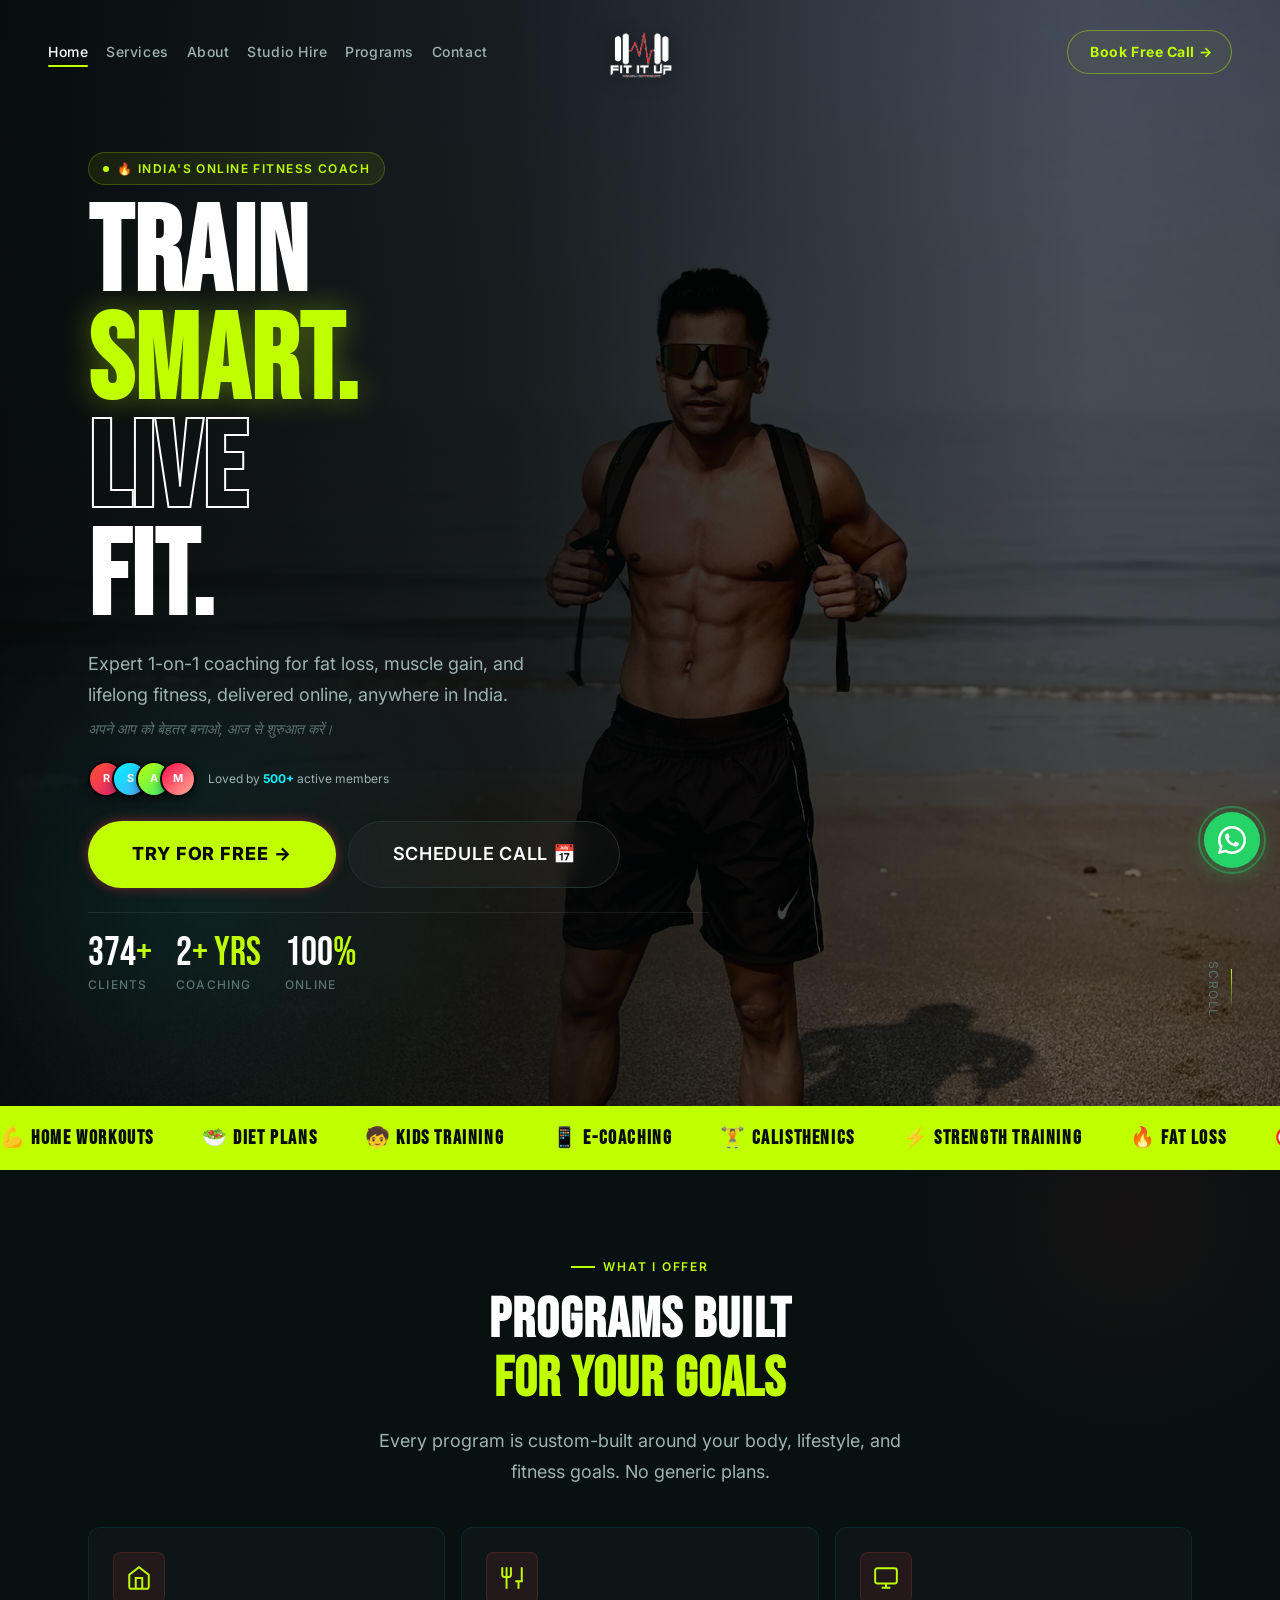
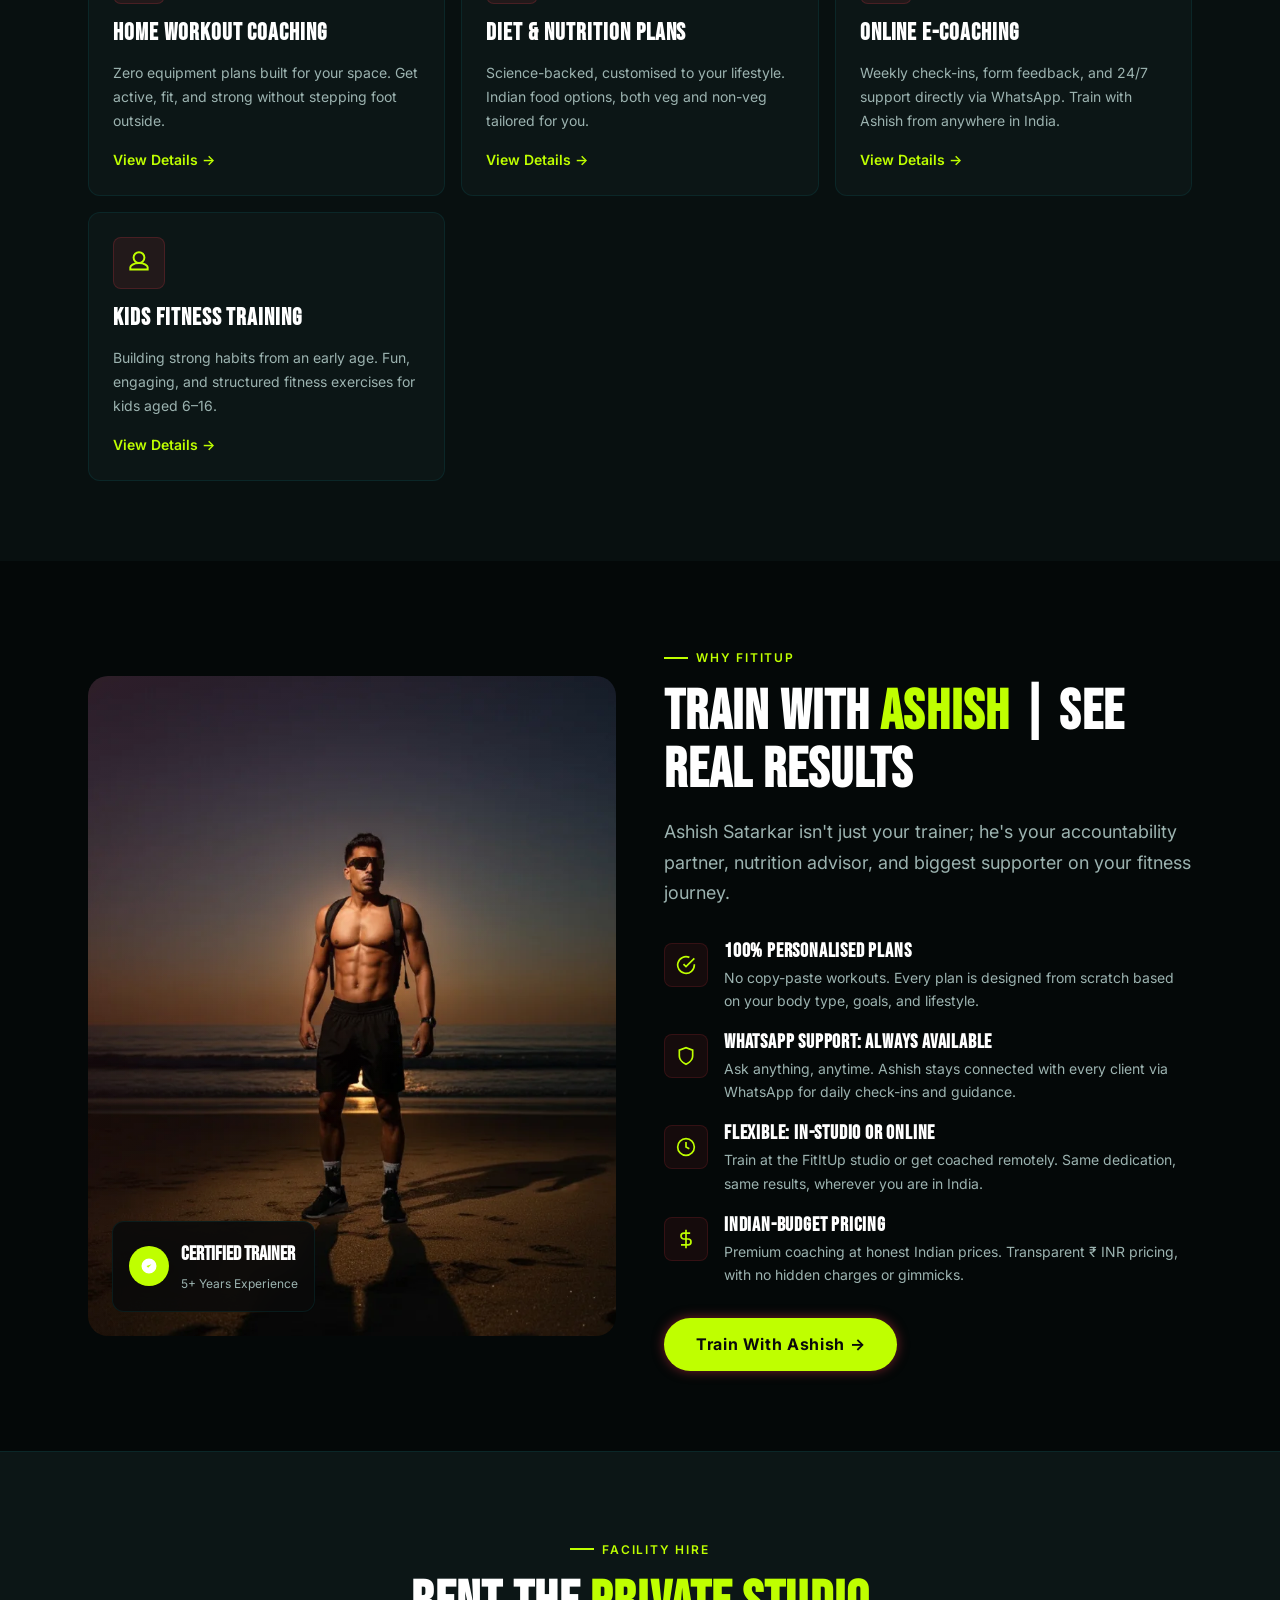
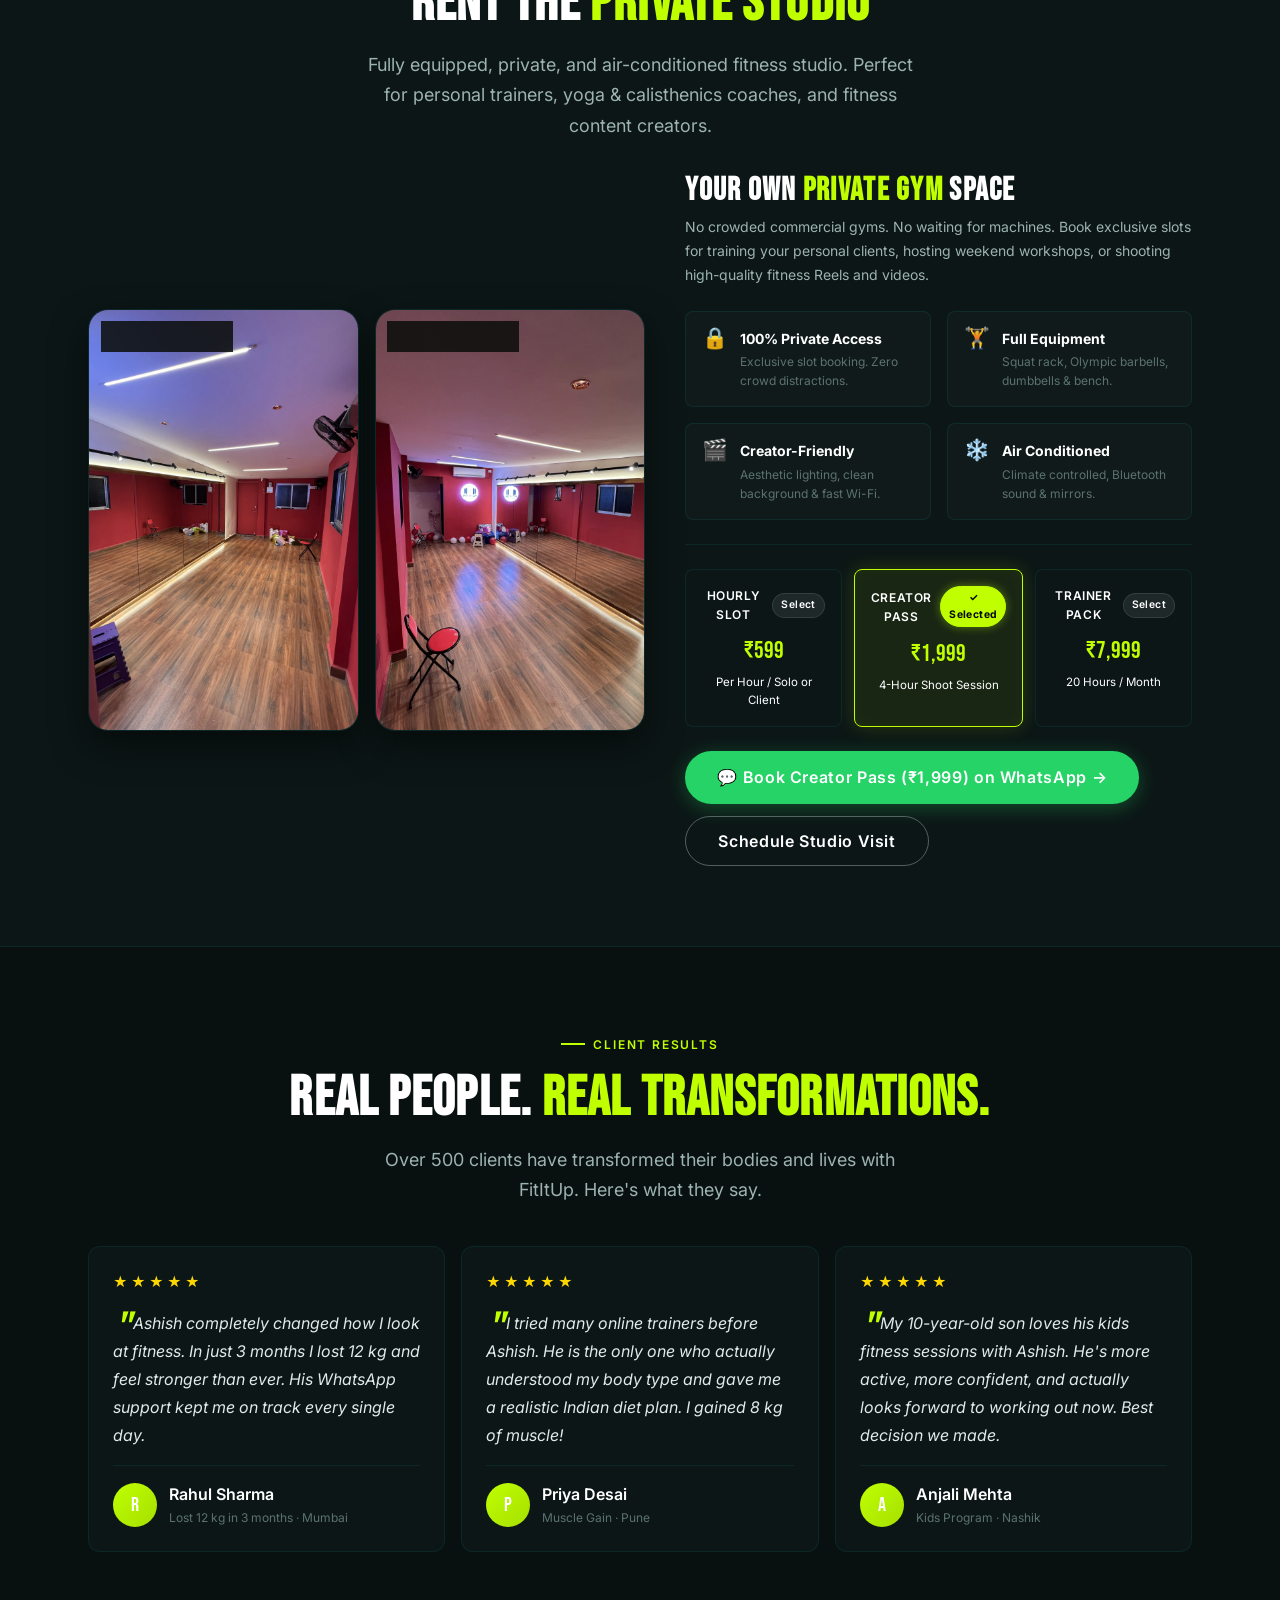
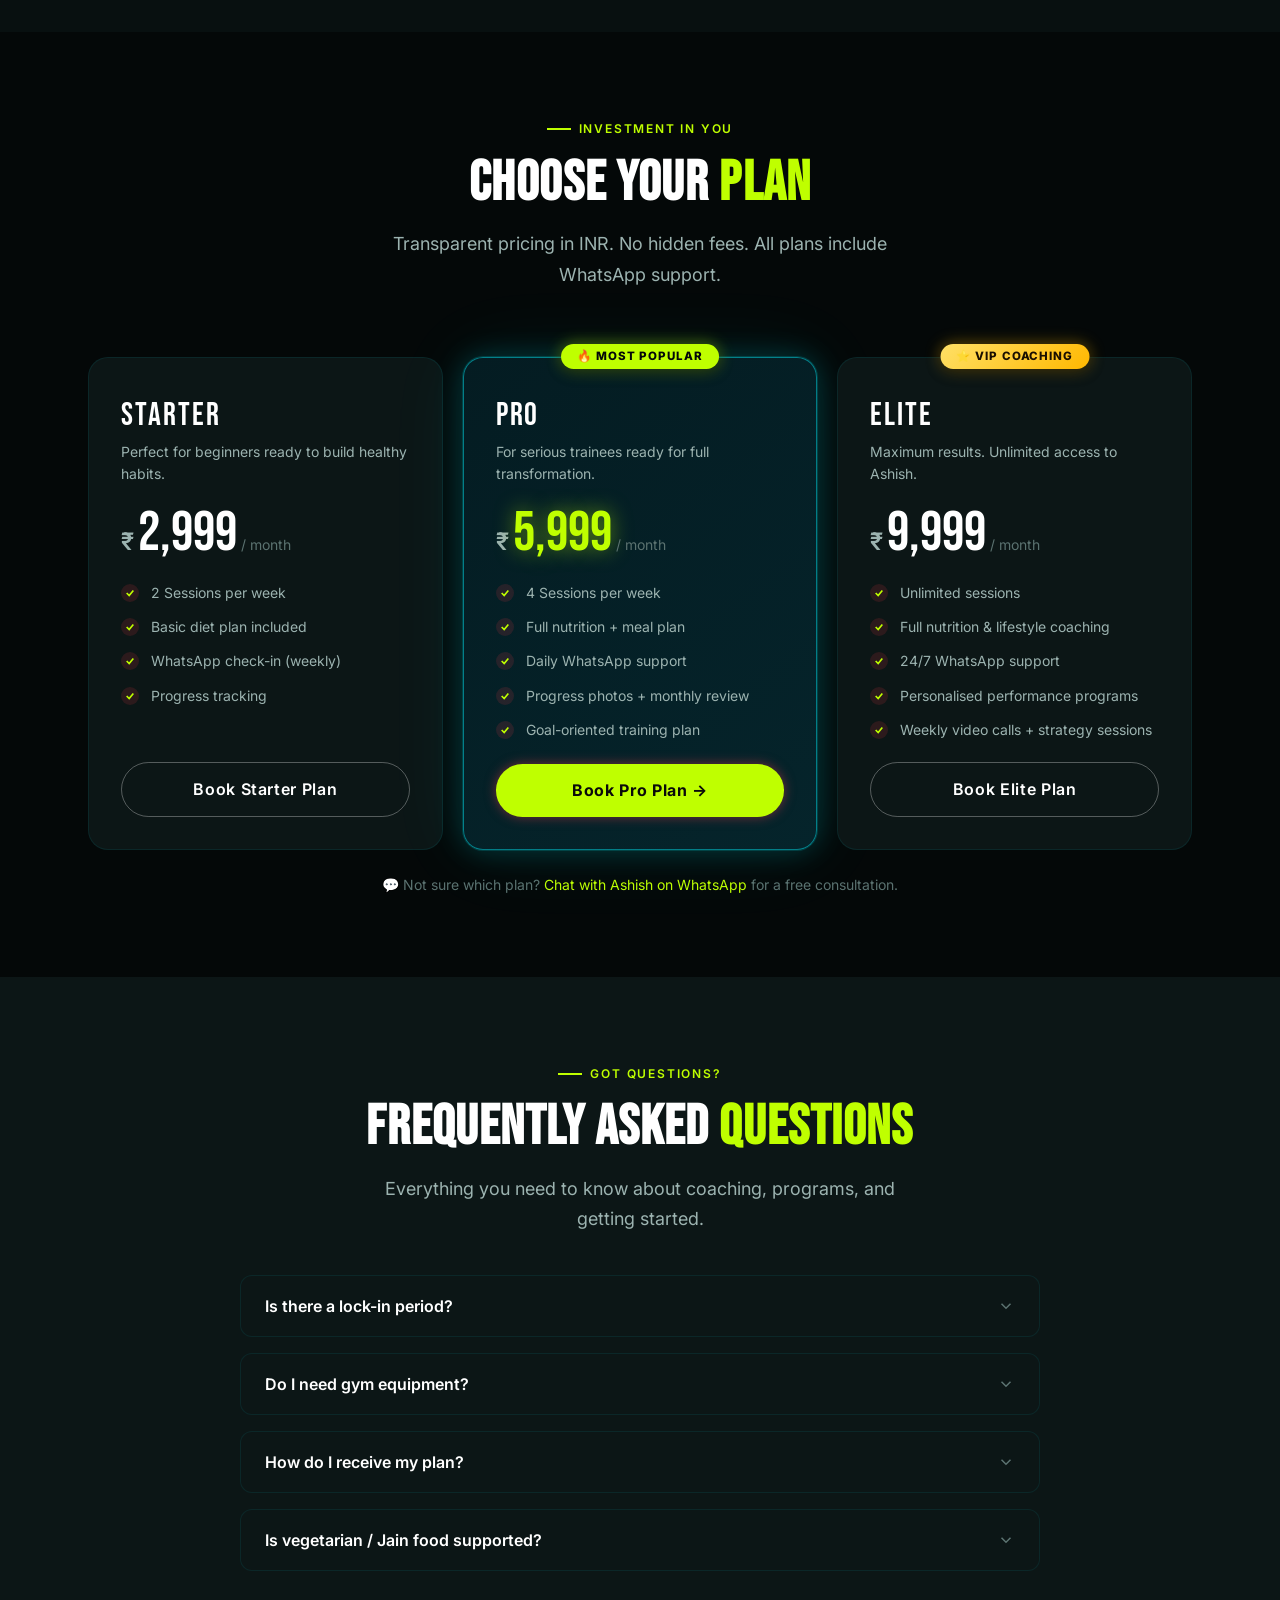
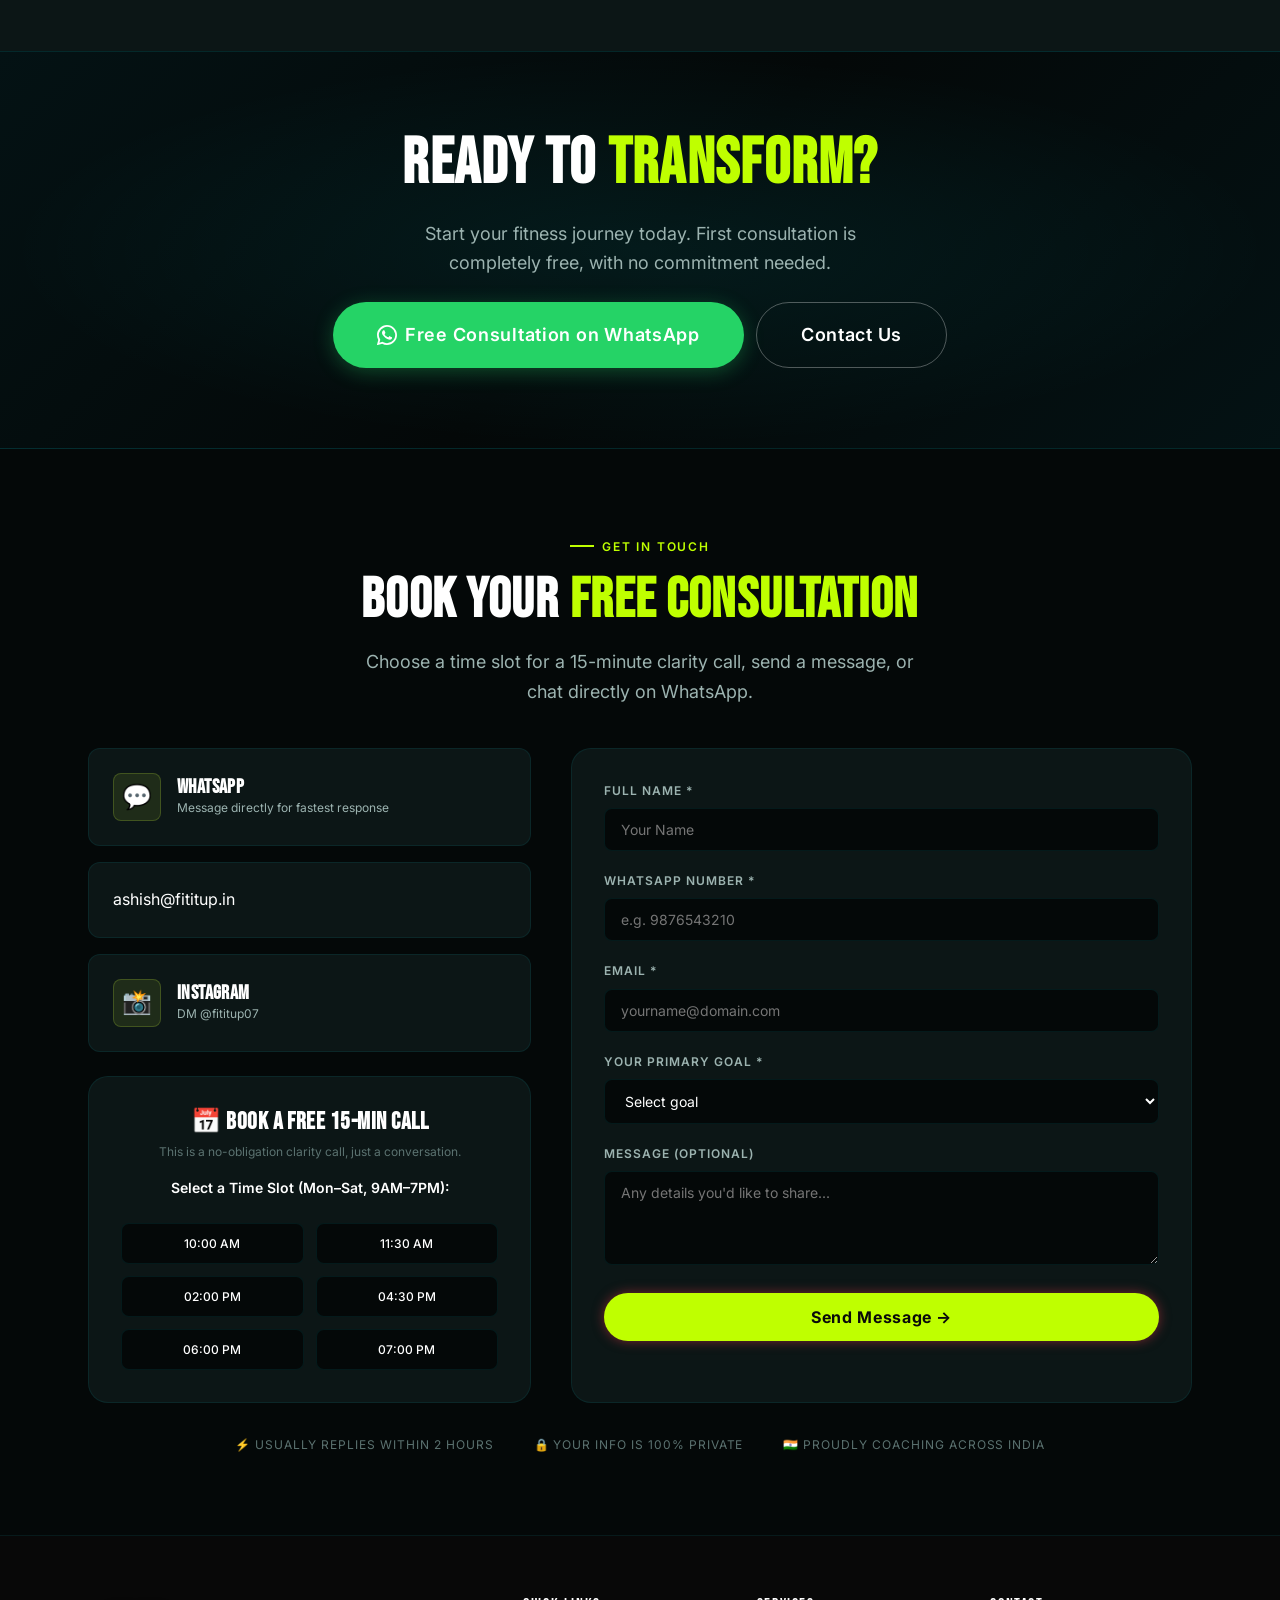
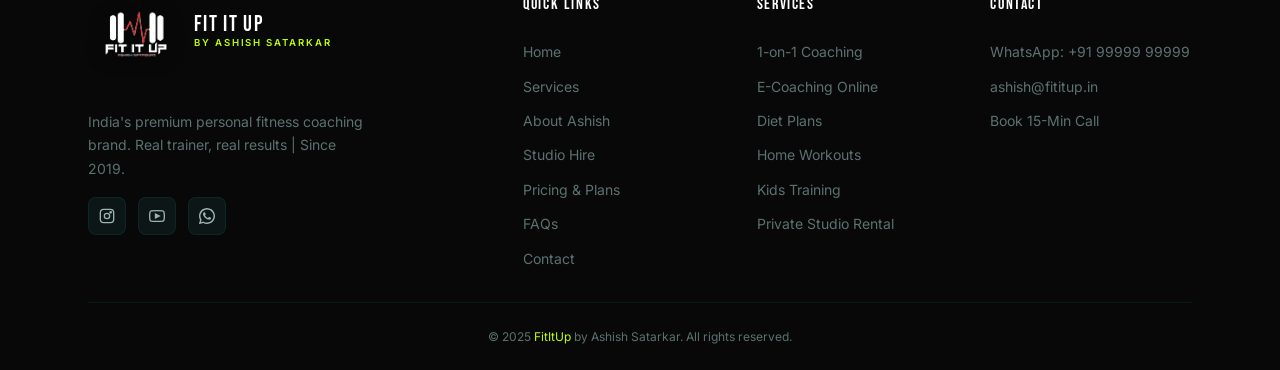
<file: index.html>
<!DOCTYPE html>
<html lang="en">
<head>
  <meta charset="UTF-8" />
  <meta name="viewport" content="width=device-width, initial-scale=1" />
  <meta name="description" content="FitItUp | Personal fitness coaching by Ashish Satarkar. 1-on-1 training, diet plans, home workouts, and e-coaching in India. Start your transformation today." />
  <meta name="keywords" content="personal trainer India, fitness coach, gym trainer, diet plan, home workout, e-coaching, kids fitness, Ashish Satarkar" />
  <meta property="og:title" content="FIT IT UP | Train With Ashish Satarkar" />
  <meta property="og:description" content="India's premium personal fitness coaching brand. Real results, real trainer." />
  <title>FIT IT UP | Personal Fitness Coaching by Ashish Satarkar</title>
  <link rel="preconnect" href="https://fonts.googleapis.com" />
  <link rel="preconnect" href="https://fonts.gstatic.com" crossorigin />
  <link href="https://fonts.googleapis.com/css2?family=Bebas+Neue&family=Inter:wght@300;400;500;600;700;800&display=swap" rel="stylesheet" />
  <link rel="stylesheet" href="style.css?v=7" />
</head>
<body>

<!-- ══════════════════════════════════════ NAVBAR ══ -->
<nav class="navbar navbar--transparent" id="navbar" role="navigation" aria-label="Main navigation">
  <div class="container navbar__inner">
    <a href="index.html" class="navbar__logo" aria-label="FitItUp Home">
      <div class="logo-mark" aria-hidden="true">
        <img src="images/fititup-logo.png" alt="Fit It Up Emblem" class="logo-img">
      </div>
    </a>

    <ul class="navbar__links" role="list">
      <li><a href="#hero" class="active">Home</a></li>
      <li><a href="#services">Services</a></li>
      <li><a href="#about">About</a></li>
      <li><a href="#studio">Studio&nbsp;Hire</a></li>
      <li><a href="#pricing">Programs</a></li>
      <li><a href="#contact">Contact</a></li>
    </ul>

    <div class="navbar__cta">
      <a href="#contact" class="btn btn-primary btn-sm">Book Free Call</a>
    </div>

    <button class="navbar__hamburger" id="hamburger" aria-label="Open menu" aria-expanded="false" aria-controls="mobile-menu">
      <span class="hamburger-line"></span>
      <span class="hamburger-line"></span>
      <span class="hamburger-line"></span>
    </button>
  </div>
</nav>

<!-- ══════════════════════════════════════ MOBILE MENU ══ -->
<div class="mobile-menu" id="mobile-menu" aria-hidden="true">
  <nav class="mobile-menu__nav">
    <a href="#hero" class="active">Home <span class="arrow">→</span></a>
    <a href="#services">Services <span class="arrow">→</span></a>
    <a href="#about">About <span class="arrow">→</span></a>
    <a href="#studio">Studio Hire <span class="arrow">→</span></a>
    <a href="#pricing">Programs <span class="arrow">→</span></a>
    <a href="#contact">Contact <span class="arrow">→</span></a>
  </nav>
  <div class="mobile-menu__cta">
    <a href="https://wa.me/919999999999?text=Hi%20Ashish!" class="btn btn-wa" target="_blank" rel="noopener">Chat on WhatsApp</a>
    <a href="#contact" class="btn btn-primary">Book Free Consultation</a>
  </div>
</div>

<!-- ══════════════════════════════════════ HERO ══ -->
<section class="hero" id="hero" aria-label="Hero section">

  <!-- Background Image (Real Portrait Photo - IMG_1365 WebP) -->
  <div class="hero__bg">
    <picture>
      <source srcset="images/ashish-1365.webp" type="image/webp">
      <img
        src="images/ashish-1365.webp"
        alt="Ashish Satarkar | Personal Fitness Trainer, FitItUp"
        fetchpriority="high"
        loading="eager"
      />
    </picture>
  </div>

  <!-- Gradient Overlays for Readability -->
  <div class="hero__overlay" aria-hidden="true"></div>
  <div class="hero__glow" aria-hidden="true"></div>

  <!-- Content Column (Left Side) -->
  <div class="hero__content">
    <div class="container">
      <div class="hero__inner">

        <!-- Eyebrow -->
        <div class="hero__eyebrow" data-animate>
          <span class="hero__eyebrow-dot" aria-hidden="true"></span>
          <span class="hero__eyebrow-text">🔥 India's Online Fitness Coach</span>
        </div>

        <!-- Headline (Stacked) -->
        <h1 class="hero__headline" data-animate data-delay="1">
          TRAIN<br>
          <span class="highlight">SMART.</span><br>
          <span class="outline">LIVE</span><br>
          FIT.
        </h1>

        <!-- Copy -->
        <div data-animate data-delay="2">
          <p class="hero__copy">
            Expert 1-on-1 coaching for fat loss, muscle gain, and lifelong fitness, delivered online, anywhere in India.
          </p>
          <p class="hero__tagline-hindi">अपने आप को बेहतर बनाओ, आज से शुरुआत करें।</p>
        </div>

        <!-- Overlapping Member Avatars -->
        <div class="hero__members" data-animate data-delay="2.5">
          <div class="member-avatars">
            <span class="member-avatar" style="background: linear-gradient(135deg, #FF512F, #DD2476);">R</span>
            <span class="member-avatar" style="background: linear-gradient(135deg, #00F2FE, #4FACFE);">S</span>
            <span class="member-avatar" style="background: linear-gradient(135deg, #BFFF00, #38EF7D);">A</span>
            <span class="member-avatar" style="background: linear-gradient(135deg, #FF0844, #FFB199);">M</span>
          </div>
          <div class="member-text">
            Loved by <strong>500+</strong> active members
          </div>
        </div>

        <!-- CTAs (Pill layout) -->
        <div class="hero__cta" data-animate data-delay="3">
          <a href="https://wa.me/919999999999?text=Hi%20Ashish%2C%20I%20want%20to%20book%20a%20free%20call!"
             class="btn btn-primary btn-lg btn-pill"
             target="_blank"
             rel="noopener noreferrer">
            TRY FOR FREE →
          </a>
          <a href="#contact"
             class="btn btn-outline btn-lg btn-glass"
             rel="noopener noreferrer">
            SCHEDULE CALL 📅
          </a>
        </div>

        <!-- Stats -->
        <div class="hero__stats" data-animate data-delay="4">
          <div class="hero__stat">
            <span class="hero__stat-value" data-count="500">0<span>+</span></span>
            <span class="hero__stat-label">Clients</span>
          </div>
          <div class="hero__stat">
            <span class="hero__stat-value" data-count="3">0<span>+ Yrs</span></span>
            <span class="hero__stat-label">Coaching</span>
          </div>
          <div class="hero__stat">
            <span class="hero__stat-value">100<span>%</span></span>
            <span class="hero__stat-label">Online</span>
          </div>
        </div>

      </div>
    </div>
  </div>

  <!-- Scroll indicator -->
  <div class="hero__scroll" aria-hidden="true">
    <div class="hero__scroll-line"></div>
    <span>Scroll</span>
  </div>

</section>


<!-- ══════════════════════════════════════ MARQUEE BAND ══ -->
<div class="marquee-band" role="marquee" aria-label="Fitness features marquee">
  <div class="marquee-band__inner">
    <span class="marquee-band__item">💪 Home Workouts</span>
    <span class="marquee-band__item">🥗 Diet Plans</span>
    <span class="marquee-band__item">🧒 Kids Training</span>
    <span class="marquee-band__item">📱 E-Coaching</span>
    <span class="marquee-band__item">🏋️ Calisthenics</span>
    <span class="marquee-band__item">⚡ Strength Training</span>
    <span class="marquee-band__item">🔥 Fat Loss</span>
    <span class="marquee-band__item">🎯 Goal-Based Plans</span>
  </div>
  <div class="marquee-band__inner" aria-hidden="true">
    <span class="marquee-band__item">💪 Home Workouts</span>
    <span class="marquee-band__item">🥗 Diet Plans</span>
    <span class="marquee-band__item">🧒 Kids Training</span>
    <span class="marquee-band__item">📱 E-Coaching</span>
    <span class="marquee-band__item">🏋️ Calisthenics</span>
    <span class="marquee-band__item">⚡ Strength Training</span>
    <span class="marquee-band__item">🔥 Fat Loss</span>
    <span class="marquee-band__item">🎯 Goal-Based Plans</span>
  </div>
</div>

<!-- ══════════════════════════════════════ SERVICES ══ -->
<section class="services section" id="services">
  <div class="container">
    <div class="text-center" data-animate>
      <p class="section-label" style="justify-content:center;">What I Offer</p>
      <h2 class="section-title">Programs Built<br><span class="text-red">For Your Goals</span></h2>
      <p class="section-subtitle" style="margin-inline:auto;margin-top:var(--sp-4);">Every program is custom-built around your body, lifestyle, and fitness goals. No generic plans.</p>
    </div>

    <div class="services__grid" data-animate>
      <!-- 1. Home Workout Coaching -->
      <div class="service-card">
        <div class="service-card__icon">
          <svg viewBox="0 0 24 24" fill="none" stroke="currentColor" stroke-width="1.8"><path d="M3 9l9-7 9 7v11a2 2 0 0 1-2 2H5a2 2 0 0 1-2-2z"/><polyline points="9 22 9 12 15 12 15 22"/></svg>
        </div>
        <h3 class="service-card__title">Home Workout Coaching</h3>
        <p class="service-card__desc">Zero equipment plans built for your space. Get active, fit, and strong without stepping foot outside.</p>
        <a href="#pricing" class="service-card__link">View Details →</a>
      </div>

      <!-- 2. Diet & Nutrition Plans -->
      <div class="service-card">
        <div class="service-card__icon">
          <svg viewBox="0 0 24 24" fill="none" stroke="currentColor" stroke-width="1.8"><path d="M3 2v7c0 1.1.9 2 2 2h4a2 2 0 0 0 2-2V2"/><path d="M7 2v20"/><path d="M21 15V2"/><path d="M18 15v7"/><path d="M15 15h7"/></svg>
        </div>
        <h3 class="service-card__title">Diet &amp; Nutrition Plans</h3>
        <p class="service-card__desc">Science-backed, customised to your lifestyle. Indian food options, both veg and non-veg tailored for you.</p>
        <a href="#pricing" class="service-card__link">View Details →</a>
      </div>

      <!-- 3. Online E-Coaching -->
      <div class="service-card">
        <div class="service-card__icon">
          <svg viewBox="0 0 24 24" fill="none" stroke="currentColor" stroke-width="1.8"><rect x="2" y="3" width="20" height="14" rx="2"/><line x1="8" y1="21" x2="16" y2="21"/><line x1="12" y1="17" x2="12" y2="21"/></svg>
        </div>
        <h3 class="service-card__title">Online E-Coaching</h3>
        <p class="service-card__desc">Weekly check-ins, form feedback, and 24/7 support directly via WhatsApp. Train with Ashish from anywhere in India.</p>
        <a href="#pricing" class="service-card__link">View Details →</a>
      </div>

      <!-- 4. Kids Fitness Training -->
      <div class="service-card">
        <div class="service-card__icon">
          <svg viewBox="0 0 24 24" fill="none" stroke="currentColor" stroke-width="1.8"><path d="M12 2a5 5 0 1 0 0 10A5 5 0 0 0 12 2z"/><path d="M12 12c-5.33 0-8 2.67-8 4v2h16v-2c0-1.33-2.67-4-8-4z"/></svg>
        </div>
        <h3 class="service-card__title">Kids Fitness Training</h3>
        <p class="service-card__desc">Building strong habits from an early age. Fun, engaging, and structured fitness exercises for kids aged 6–16.</p>
        <a href="#pricing" class="service-card__link">View Details →</a>
      </div>
    </div>
  </div>
</section>

<!-- ══════════════════════════════════════ WHY CHOOSE US ══ -->
<section class="why section" id="about">
  <div class="container">
    <div class="why__layout">
      <div class="why__image" data-animate="left">
        <picture>
          <source srcset="images/why-fititup.webp" type="image/webp">
          <img src="images/why-fititup.jpg" alt="Coach Ashish Satarkar standing on the beach at sunset" loading="lazy" />
        </picture>
        <div class="why__badge">
          <div class="why__badge-icon">
            <svg width="20" height="20" viewBox="0 0 24 24" fill="white"><path d="M9 12l2 2 4-4m6 2a9 9 0 11-18 0 9 9 0 0118 0z"/></svg>
          </div>
          <div class="why__badge-text">
            <strong>Certified Trainer</strong>
            <span>5+ Years Experience</span>
          </div>
        </div>
      </div>

      <div data-animate="right">
        <p class="section-label">Why FitItUp</p>
        <h2 class="section-title">Train With <span class="text-red">Ashish</span> | See Real Results</h2>
        <p class="section-subtitle" style="margin-bottom:var(--sp-8);">Ashish Satarkar isn't just your trainer; he's your accountability partner, nutrition advisor, and biggest supporter on your fitness journey.</p>

        <div class="why__features">
          <div class="why__feature">
            <div class="why__feature-icon">
              <svg viewBox="0 0 24 24" fill="none" stroke="currentColor" stroke-width="2"><path d="M22 11.08V12a10 10 0 1 1-5.93-9.14"/><polyline points="22 4 12 14.01 9 11.01"/></svg>
            </div>
            <div class="why__feature-body">
              <h4>100% Personalised Plans</h4>
              <p>No copy-paste workouts. Every plan is designed from scratch based on your body type, goals, and lifestyle.</p>
            </div>
          </div>
          <div class="why__feature">
            <div class="why__feature-icon">
              <svg viewBox="0 0 24 24" fill="none" stroke="currentColor" stroke-width="2"><path d="M12 22s8-4 8-10V5l-8-3-8 3v7c0 6 8 10 8 10z"/></svg>
            </div>
            <div class="why__feature-body">
              <h4>WhatsApp Support: Always Available</h4>
              <p>Ask anything, anytime. Ashish stays connected with every client via WhatsApp for daily check-ins and guidance.</p>
            </div>
          </div>
          <div class="why__feature">
            <div class="why__feature-icon">
              <svg viewBox="0 0 24 24" fill="none" stroke="currentColor" stroke-width="2"><circle cx="12" cy="12" r="10"/><polyline points="12 6 12 12 16 14"/></svg>
            </div>
            <div class="why__feature-body">
              <h4>Flexible: In-Studio or Online</h4>
              <p>Train at the FitItUp studio or get coached remotely. Same dedication, same results, wherever you are in India.</p>
            </div>
          </div>
          <div class="why__feature">
            <div class="why__feature-icon">
              <svg viewBox="0 0 24 24" fill="none" stroke="currentColor" stroke-width="2"><line x1="12" y1="1" x2="12" y2="23"/><path d="M17 5H9.5a3.5 3.5 0 0 0 0 7h5a3.5 3.5 0 0 1 0 7H6"/></svg>
            </div>
            <div class="why__feature-body">
              <h4>Indian-Budget Pricing</h4>
              <p>Premium coaching at honest Indian prices. Transparent ₹ INR pricing, with no hidden charges or gimmicks.</p>
            </div>
          </div>
        </div>

        <a href="#contact" class="btn btn-primary" style="margin-top:var(--sp-8);">Train With Ashish →</a>
      </div>
    </div>
  </div>
</section>

<!-- ══════════════════════════════════════ STUDIO RENTAL ══ -->
<section class="section" id="studio" style="background:var(--clr-card);border-top:1px solid var(--clr-border);border-bottom:1px solid var(--clr-border);">
  <div class="container">
    <div class="text-center" data-animate>
      <p class="section-label section-label-center">Facility Hire</p>
      <h2 class="section-title">Rent The <span class="text-red">Private Studio</span></h2>
      <p class="section-subtitle section-subtitle-center">
        Fully equipped, private, and air-conditioned fitness studio. Perfect for personal trainers, yoga &amp; calisthenics coaches, and fitness content creators.
      </p>
    </div>

    <div class="studio-layout">
      <!-- Visual Gallery (studio-1 and studio-2) -->
      <div class="studio-gallery" data-animate="left">
        <div class="studio-img-wrap">
          <span class="studio-badge">Strength Zone</span>
          <img src="images/studio-1.webp" alt="FitItUp Private Training Studio - Squat Rack and Weights" loading="lazy" />
        </div>
        <div class="studio-img-wrap">
          <span class="studio-badge">Creator Ready</span>
          <img src="images/studio-2.webp" alt="FitItUp Studio Facility - Dumbbells, Mirrors and Equipment" loading="lazy" />
        </div>
      </div>

      <!-- Features & Rates -->
      <div data-animate="right">
        <h3 style="font-family:var(--font-heading);font-size:var(--fs-2xl);text-transform:uppercase;letter-spacing:0.04em;">
          Your Own <span style="color:var(--clr-red);">Private Gym</span> Space
        </h3>
        <p style="color:var(--clr-gray-300);font-size:var(--fs-sm);line-height:1.7;margin-top:var(--sp-2);">
          No crowded commercial gyms. No waiting for machines. Book exclusive slots for training your personal clients, hosting weekend workshops, or shooting high-quality fitness Reels and videos.
        </p>

        <!-- Perks Grid -->
        <div class="studio-perks">
          <div class="studio-perk">
            <div class="studio-perk__icon">🔒</div>
            <div>
              <div class="studio-perk__title">100% Private Access</div>
              <div class="studio-perk__desc">Exclusive slot booking. Zero crowd distractions.</div>
            </div>
          </div>
          <div class="studio-perk">
            <div class="studio-perk__icon">🏋️</div>
            <div>
              <div class="studio-perk__title">Full Equipment</div>
              <div class="studio-perk__desc">Squat rack, Olympic barbells, dumbbells &amp; bench.</div>
            </div>
          </div>
          <div class="studio-perk">
            <div class="studio-perk__icon">🎬</div>
            <div>
              <div class="studio-perk__title">Creator-Friendly</div>
              <div class="studio-perk__desc">Aesthetic lighting, clean background &amp; fast Wi-Fi.</div>
            </div>
          </div>
          <div class="studio-perk">
            <div class="studio-perk__icon">❄️</div>
            <div>
              <div class="studio-perk__title">Air Conditioned</div>
              <div class="studio-perk__desc">Climate controlled, Bluetooth sound &amp; mirrors.</div>
            </div>
          </div>
        </div>

        <!-- Rental Pricing Strip -->
        <div class="studio-rate-strip" role="radiogroup" aria-label="Studio rental plans">
          <div class="studio-rate-item" 
               role="radio" 
               aria-checked="false" 
               tabindex="0" 
               onclick="selectStudioPlan(this, 'Hourly Slot', '₹599')"
               onkeydown="if(event.key==='Enter'||event.key===' ')selectStudioPlan(this, 'Hourly Slot', '₹599')">
            <div class="studio-rate-item__header">
              <div class="studio-rate-item__title">Hourly Slot</div>
              <span class="studio-plan-badge">Select</span>
            </div>
            <div class="studio-rate-item__price">₹599</div>
            <div class="studio-rate-item__unit">Per Hour / Solo or Client</div>
          </div>
          <div class="studio-rate-item highlight is-selected" 
               role="radio" 
               aria-checked="true" 
               tabindex="0" 
               onclick="selectStudioPlan(this, 'Creator Pass', '₹1,999')"
               onkeydown="if(event.key==='Enter'||event.key===' ')selectStudioPlan(this, 'Creator Pass', '₹1,999')">
            <div class="studio-rate-item__header">
              <div class="studio-rate-item__title">Creator Pass</div>
              <span class="studio-plan-badge">✓ Selected</span>
            </div>
            <div class="studio-rate-item__price">₹1,999</div>
            <div class="studio-rate-item__unit">4-Hour Shoot Session</div>
          </div>
          <div class="studio-rate-item" 
               role="radio" 
               aria-checked="false" 
               tabindex="0" 
               onclick="selectStudioPlan(this, 'Trainer Pack', '₹7,999')"
               onkeydown="if(event.key==='Enter'||event.key===' ')selectStudioPlan(this, 'Trainer Pack', '₹7,999')">
            <div class="studio-rate-item__header">
              <div class="studio-rate-item__title">Trainer Pack</div>
              <span class="studio-plan-badge">Select</span>
            </div>
            <div class="studio-rate-item__price">₹7,999</div>
            <div class="studio-rate-item__unit">20 Hours / Month</div>
          </div>
        </div>

        <div style="display:flex;gap:var(--sp-3);flex-wrap:wrap;margin-top:var(--sp-6);">
          <a id="studio-book-wa-btn" 
             href="https://wa.me/919999999999?text=Hi%20Ashish%2C%20I%20want%20to%20book%20the%20Creator%20Pass%20(%E2%82%B91%2C999)%20for%20the%20FitItUp%20Studio!" 
             class="btn btn-wa" 
             target="_blank" 
             rel="noopener">
            💬 Book Creator Pass (₹1,999) on WhatsApp →
          </a>
          <button type="button" class="btn btn-outline" onclick="scheduleStudioVisit()">
            Schedule Studio Visit
          </button>
        </div>
      </div>
    </div>
  </div>
</section>

<!-- ══════════════════════════════════════ TESTIMONIALS ══ -->
<section class="testimonials section" id="testimonials">
  <div class="container">
    <div class="text-center" data-animate>
      <p class="section-label" style="justify-content:center;">Client Results</p>
      <h2 class="section-title">Real People. <span class="text-red">Real Transformations.</span></h2>
      <p class="section-subtitle" style="margin-inline:auto;margin-top:var(--sp-4);">Over 500 clients have transformed their bodies and lives with FitItUp. Here's what they say.</p>
    </div>

    <div class="testimonials__grid">
      <div class="testi-card">
        <div class="testi-card__stars">
          <span>★</span><span>★</span><span>★</span><span>★</span><span>★</span>
        </div>
        <p class="testi-card__quote">Ashish completely changed how I look at fitness. In just 3 months I lost 12 kg and feel stronger than ever. His WhatsApp support kept me on track every single day.</p>
        <div class="testi-card__author">
          <div class="testi-card__avatar">R</div>
          <div>
            <div class="testi-card__name">Rahul Sharma</div>
            <div class="testi-card__meta">Lost 12 kg in 3 months · Mumbai</div>
          </div>
        </div>
      </div>

      <div class="testi-card">
        <div class="testi-card__stars">
          <span>★</span><span>★</span><span>★</span><span>★</span><span>★</span>
        </div>
        <p class="testi-card__quote">I tried many online trainers before Ashish. He is the only one who actually understood my body type and gave me a realistic Indian diet plan. I gained 8 kg of muscle!</p>
        <div class="testi-card__author">
          <div class="testi-card__avatar">P</div>
          <div>
            <div class="testi-card__name">Priya Desai</div>
            <div class="testi-card__meta">Muscle Gain · Pune</div>
          </div>
        </div>
      </div>

      <div class="testi-card">
        <div class="testi-card__stars">
          <span>★</span><span>★</span><span>★</span><span>★</span><span>★</span>
        </div>
        <p class="testi-card__quote">My 10-year-old son loves his kids fitness sessions with Ashish. He's more active, more confident, and actually looks forward to working out now. Best decision we made.</p>
        <div class="testi-card__author">
          <div class="testi-card__avatar">A</div>
          <div>
            <div class="testi-card__name">Anjali Mehta</div>
            <div class="testi-card__meta">Kids Program · Nashik</div>
          </div>
        </div>
      </div>
    </div>
  </div>
</section>

<!-- ══════════════════════════════════════ PRICING PREVIEW ══ -->
<section class="pricing section" id="pricing">
  <div class="container">
    <div class="text-center" data-animate>
      <p class="section-label" style="justify-content:center;">Investment In You</p>
      <h2 class="section-title">Choose Your <span class="text-red">Plan</span></h2>
      <p class="section-subtitle" style="margin-inline:auto;margin-top:var(--sp-4);">Transparent pricing in INR. No hidden fees. All plans include WhatsApp support.</p>
    </div>

    <div class="pricing__grid">
      <!-- Starter -->
      <div class="pricing-card">
        <div>
          <div class="pricing-card__name">Starter</div>
          <div class="pricing-card__desc">Perfect for beginners ready to build healthy habits.</div>
        </div>
        <div class="pricing-card__price">
          <span class="currency">₹</span>
          <span class="amount">2,999</span>
          <span class="period">/ month</span>
        </div>
        <ul class="pricing-card__features">
          <li class="pricing-card__feature">
            <span class="check"><svg viewBox="0 0 12 12" fill="none" stroke="currentColor" stroke-width="2"><polyline points="2,6 5,9 10,3"/></svg></span>
            2 Sessions per week
          </li>
          <li class="pricing-card__feature">
            <span class="check"><svg viewBox="0 0 12 12" fill="none" stroke="currentColor" stroke-width="2"><polyline points="2,6 5,9 10,3"/></svg></span>
            Basic diet plan included
          </li>
          <li class="pricing-card__feature">
            <span class="check"><svg viewBox="0 0 12 12" fill="none" stroke="currentColor" stroke-width="2"><polyline points="2,6 5,9 10,3"/></svg></span>
            WhatsApp check-in (weekly)
          </li>
          <li class="pricing-card__feature">
            <span class="check"><svg viewBox="0 0 12 12" fill="none" stroke="currentColor" stroke-width="2"><polyline points="2,6 5,9 10,3"/></svg></span>
            Progress tracking
          </li>
        </ul>
        <a href="https://wa.me/919999999999?text=Hi%20Ashish%2C%20I%27m%20interested%20in%20the%20Starter%20Plan!" class="btn btn-outline" target="_blank" rel="noopener">Book Starter Plan</a>
      </div>

      <!-- Pro — Featured -->
      <div class="pricing-card pricing-card--featured">
        <div class="pricing-card__badge">🔥 Most Popular</div>
        <div>
          <div class="pricing-card__name">Pro</div>
          <div class="pricing-card__desc">For serious trainees ready for full transformation.</div>
        </div>
        <div class="pricing-card__price">
          <span class="currency">₹</span>
          <span class="amount">5,999</span>
          <span class="period">/ month</span>
        </div>
        <ul class="pricing-card__features">
          <li class="pricing-card__feature">
            <span class="check"><svg viewBox="0 0 12 12" fill="none" stroke="currentColor" stroke-width="2"><polyline points="2,6 5,9 10,3"/></svg></span>
            4 Sessions per week
          </li>
          <li class="pricing-card__feature">
            <span class="check"><svg viewBox="0 0 12 12" fill="none" stroke="currentColor" stroke-width="2"><polyline points="2,6 5,9 10,3"/></svg></span>
            Full nutrition + meal plan
          </li>
          <li class="pricing-card__feature">
            <span class="check"><svg viewBox="0 0 12 12" fill="none" stroke="currentColor" stroke-width="2"><polyline points="2,6 5,9 10,3"/></svg></span>
            Daily WhatsApp support
          </li>
          <li class="pricing-card__feature">
            <span class="check"><svg viewBox="0 0 12 12" fill="none" stroke="currentColor" stroke-width="2"><polyline points="2,6 5,9 10,3"/></svg></span>
            Progress photos + monthly review
          </li>
          <li class="pricing-card__feature">
            <span class="check"><svg viewBox="0 0 12 12" fill="none" stroke="currentColor" stroke-width="2"><polyline points="2,6 5,9 10,3"/></svg></span>
            Goal-oriented training plan
          </li>
        </ul>
        <a href="https://wa.me/919999999999?text=Hi%20Ashish%2C%20I%27m%20interested%20in%20the%20Pro%20Plan!" class="btn btn-primary" target="_blank" rel="noopener">Book Pro Plan →</a>
      </div>

      <!-- Elite -->
      <div class="pricing-card pricing-card--vip">
        <div class="pricing-card__badge">⭐ VIP Coaching</div>
        <div>
          <div class="pricing-card__name">Elite</div>
          <div class="pricing-card__desc">Maximum results. Unlimited access to Ashish.</div>
        </div>
        <div class="pricing-card__price">
          <span class="currency">₹</span>
          <span class="amount">9,999</span>
          <span class="period">/ month</span>
        </div>
        <ul class="pricing-card__features">
          <li class="pricing-card__feature">
            <span class="check"><svg viewBox="0 0 12 12" fill="none" stroke="currentColor" stroke-width="2"><polyline points="2,6 5,9 10,3"/></svg></span>
            Unlimited sessions
          </li>
          <li class="pricing-card__feature">
            <span class="check"><svg viewBox="0 0 12 12" fill="none" stroke="currentColor" stroke-width="2"><polyline points="2,6 5,9 10,3"/></svg></span>
            Full nutrition &amp; lifestyle coaching
          </li>
          <li class="pricing-card__feature">
            <span class="check"><svg viewBox="0 0 12 12" fill="none" stroke="currentColor" stroke-width="2"><polyline points="2,6 5,9 10,3"/></svg></span>
            24/7 WhatsApp support
          </li>
          <li class="pricing-card__feature">
            <span class="check"><svg viewBox="0 0 12 12" fill="none" stroke="currentColor" stroke-width="2"><polyline points="2,6 5,9 10,3"/></svg></span>
            Personalised performance programs
          </li>
          <li class="pricing-card__feature">
            <span class="check"><svg viewBox="0 0 12 12" fill="none" stroke="currentColor" stroke-width="2"><polyline points="2,6 5,9 10,3"/></svg></span>
            Weekly video calls + strategy sessions
          </li>
        </ul>
        <a href="https://wa.me/919999999999?text=Hi%20Ashish%2C%20I%27m%20interested%20in%20the%20Elite%20Plan!" class="btn btn-outline" target="_blank" rel="noopener">Book Elite Plan</a>
      </div>
    </div>

    <p class="text-center text-muted" style="margin-top:var(--sp-6);font-size:var(--fs-sm);">
      💬 Not sure which plan? <a href="https://wa.me/919999999999?text=Hi%20Ashish%2C%20help%20me%20choose%20the%20right%20plan!" style="color:var(--clr-red);" target="_blank" rel="noopener">Chat with Ashish on WhatsApp</a> for a free consultation.
    </p>
  </div>
</section>

<!-- ══════════════════════════════════════ FAQs ══ -->
<section class="section" id="faq" style="background:var(--clr-card);">
  <div class="container">
    <div class="text-center" data-animate>
      <p class="section-label" style="justify-content:center;">Got Questions?</p>
      <h2 class="section-title">Frequently Asked <span class="text-red">Questions</span></h2>
      <p class="section-subtitle" style="margin-inline:auto;margin-top:var(--sp-4);">Everything you need to know about coaching, programs, and getting started.</p>
    </div>

    <div class="faq-list">
      <!-- FAQ 1 -->
      <div class="faq-item">
        <button class="faq-trigger" onclick="toggleFaq(this)">
          Is there a lock-in period?
          <svg viewBox="0 0 24 24" fill="none" stroke="currentColor" stroke-width="2"><polyline points="6 9 12 15 18 9"/></svg>
        </button>
        <div class="faq-panel">
          <div class="faq-content">
            No, there is absolutely no lock-in period. You pay on a monthly subscription basis and can cancel anytime after your current month expires.
          </div>
        </div>
      </div>

      <!-- FAQ 2 -->
      <div class="faq-item">
        <button class="faq-trigger" onclick="toggleFaq(this)">
          Do I need gym equipment?
          <svg viewBox="0 0 24 24" fill="none" stroke="currentColor" stroke-width="2"><polyline points="6 9 12 15 18 9"/></svg>
        </button>
        <div class="faq-panel">
          <div class="faq-content">
            No gym equipment is required. All programs can be adapted entirely to home environments using bodyweight and minimal items like resistance bands.
          </div>
        </div>
      </div>

      <!-- FAQ 3 -->
      <div class="faq-item">
        <button class="faq-trigger" onclick="toggleFaq(this)">
          How do I receive my plan?
          <svg viewBox="0 0 24 24" fill="none" stroke="currentColor" stroke-width="2"><polyline points="6 9 12 15 18 9"/></svg>
        </button>
        <div class="faq-panel">
          <div class="faq-content">
            You will receive your customized diet and workout charts via WhatsApp and as a PDF document within 48 hours of completing your onboarding consultation.
          </div>
        </div>
      </div>

      <!-- FAQ 4 -->
      <div class="faq-item">
        <button class="faq-trigger" onclick="toggleFaq(this)">
          Is vegetarian / Jain food supported?
          <svg viewBox="0 0 24 24" fill="none" stroke="currentColor" stroke-width="2"><polyline points="6 9 12 15 18 9"/></svg>
        </button>
        <div class="faq-panel">
          <div class="faq-content">
            Yes, 100%! All diet plans are built around authentic Indian home-cooked meals including vegetarian, eggetarian, Jain, and non-vegetarian preferences.
          </div>
        </div>
      </div>
    </div>
  </div>
</section>

<!-- ══════════════════════════════════════ CTA BANNER ══ -->
<section class="cta-banner section">
  <div class="container cta-banner__inner" data-animate>
    <h2 class="cta-banner__title">Ready To <span>Transform?</span></h2>
    <p class="cta-banner__sub">Start your fitness journey today. First consultation is completely free, with no commitment needed.</p>
    <div class="cta-banner__buttons">
      <a href="https://wa.me/919999999999?text=Hi%20Ashish%2C%20I%20want%20a%20free%20consultation!" class="btn btn-wa btn-lg" target="_blank" rel="noopener">
        <svg width="20" height="20" viewBox="0 0 24 24" fill="currentColor"><path d="M17.472 14.382c-.297-.149-1.758-.867-2.03-.967-.273-.099-.471-.148-.67.15-.197.297-.767.966-.94 1.164-.173.199-.347.223-.644.075-.297-.15-1.255-.463-2.39-1.475-.883-.788-1.48-1.761-1.653-2.059-.173-.297-.018-.458.13-.606.134-.133.298-.347.446-.52.149-.174.198-.298.298-.497.099-.198.05-.371-.025-.52-.075-.149-.669-1.612-.916-2.207-.242-.579-.487-.5-.669-.51-.173-.008-.371-.01-.57-.01-.198 0-.52.074-.792.372-.272.297-1.04 1.016-1.04 2.479 0 1.462 1.065 2.875 1.213 3.074.149.198 2.096 3.2 5.077 4.487.709.306 1.262.489 1.694.625.712.227 1.36.195 1.871.118.571-.085 1.758-.719 2.006-1.413.248-.694.248-1.289.173-1.413-.074-.124-.272-.198-.57-.347z"/><path d="M12 0C5.373 0 0 5.373 0 12c0 2.123.554 4.122 1.524 5.862L.057 23.43a.5.5 0 0 0 .614.614l5.568-1.467A11.945 11.945 0 0 0 12 24c6.627 0 12-5.373 12-12S18.627 0 12 0zm0 21.818a9.818 9.818 0 0 1-5.004-1.37l-.36-.213-3.722.981.998-3.647-.234-.376A9.818 9.818 0 1 1 12 21.818z"/></svg>
        Free Consultation on WhatsApp
      </a>
      <a href="#contact" class="btn btn-outline btn-lg">Contact Us</a>
    </div>
  </div>
</section>

<!-- ══════════════════════════════════════ CONTACT & BOOKING ══ -->
<section class="section" id="contact" style="background:var(--clr-bg);">
  <div class="container">
    <div class="text-center" data-animate style="margin-bottom:var(--sp-10);">
      <p class="section-label" style="justify-content:center;">Get In Touch</p>
      <h2 class="section-title">Book Your <span class="text-red">Free Consultation</span></h2>
      <p class="section-subtitle" style="margin-inline:auto;margin-top:var(--sp-4);">Choose a time slot for a 15-minute clarity call, send a message, or chat directly on WhatsApp.</p>
    </div>

    <div class="contact-layout">
      <!-- Left Column: Methods & Calendar Widget -->
      <div style="display:flex;flex-direction:column;gap:var(--sp-6);" data-animate="left">
        <div class="contact-methods">
          <a href="https://wa.me/919999999999?text=Hi%20Ashish!" class="method-card" target="_blank" rel="noopener">
            <div class="method-card__icon">💬</div>
            <div class="method-card__body">
              <h3>WhatsApp</h3>
              <p>Message directly for fastest response</p>
            </div>
          </a>
          <a href="mailto:ashish@fititup.in" class="method-card">
            <div class="method-card__icon">📧</div>
            <div class="method-card__body">
              <h3>Email</h3>
              <p>ashish@fititup.in</p>
            </div>
          </a>
          <a href="https://instagram.com/fititup07" class="method-card" target="_blank" rel="noopener">
            <div class="method-card__icon">📸</div>
            <div class="method-card__body">
              <h3>Instagram</h3>
              <p>DM @fititup07</p>
            </div>
          </a>
        </div>

        <!-- Booking Widget -->
        <div class="booking-widget">
          <h3>📅 Book a Free 15-Min Call</h3>
          <p class="text-muted" style="font-size:var(--fs-xs);margin-bottom:var(--sp-4);">This is a no-obligation clarity call, just a conversation.</p>
          <p style="font-size:var(--fs-sm);font-weight:var(--fw-semi);">Select a Time Slot (Mon–Sat, 9AM–7PM):</p>
          <div class="booking-widget__grid">
            <button class="time-slot-btn" onclick="selectSlot(this)">10:00 AM</button>
            <button class="time-slot-btn" onclick="selectSlot(this)">11:30 AM</button>
            <button class="time-slot-btn" onclick="selectSlot(this)">02:00 PM</button>
            <button class="time-slot-btn" onclick="selectSlot(this)">04:30 PM</button>
            <button class="time-slot-btn" onclick="selectSlot(this)">06:00 PM</button>
            <button class="time-slot-btn" onclick="selectSlot(this)">07:00 PM</button>
          </div>
          <button class="btn btn-primary btn-sm" id="book-slot-cta" style="width:100%;margin-top:var(--sp-5);display:none;" onclick="confirmBooking()">Confirm Slot</button>
        </div>
      </div>

      <!-- Right Column: Form -->
      <div class="contact-card" data-animate="right" data-delay="1">
        <form id="contact-form" onsubmit="handleFormSubmit(event)">
          <div class="form-group">
            <label for="fname">Full Name *</label>
            <input type="text" id="fname" class="form-input" placeholder="Your Name" required />
          </div>
          <div class="form-group">
            <label for="wa-num">WhatsApp Number *</label>
            <input type="tel" id="wa-num" class="form-input" placeholder="e.g. 9876543210" inputmode="numeric" required />
          </div>
          <div class="form-group">
            <label for="email">Email *</label>
            <input type="email" id="email" class="form-input" placeholder="yourname@domain.com" required />
          </div>
          <div class="form-group">
            <label for="goal">Your Primary Goal *</label>
            <select id="goal" class="form-input" required>
              <option value="" disabled selected>Select goal</option>
              <option value="Fat Loss">Fat Loss</option>
              <option value="Muscle Gain">Muscle Gain</option>
              <option value="General Fitness">General Fitness</option>
              <option value="Kids Training">Kids Training</option>
              <option value="Diet Plan Only">Diet Plan Only</option>
              <option value="Studio Rental / Shoot">Studio Rental / Shoot</option>
              <option value="Not Sure">Not Sure</option>
            </select>
          </div>
          <div class="form-group">
            <label for="message">Message (Optional)</label>
            <textarea id="message" class="form-input" rows="4" placeholder="Any details you'd like to share..."></textarea>
          </div>
          <button type="submit" class="btn btn-primary" style="width:100%;margin-top:var(--sp-2);">Send Message →</button>
        </form>

        <div class="success-state" id="form-success">
          <svg viewBox="0 0 24 24" fill="none" stroke="currentColor" stroke-width="2">
            <path d="M22 11.08V12a10 10 0 1 1-5.93-9.14"/><polyline points="22 4 12 14.01 9 11.01"/>
          </svg>
          <h3>Opening WhatsApp...</h3>
          <p style="margin-bottom:var(--sp-4);">Your consultation details are ready! If WhatsApp did not open automatically, tap below:</p>
          <a id="success-wa-btn" href="#" class="btn btn-wa" target="_blank" rel="noopener" style="display:inline-flex;margin-inline:auto;">
            💬 Continue to WhatsApp
          </a>
        </div>
      </div>
    </div>

    <!-- Trust indicators -->
    <div class="contact-trust">
      <div>⚡ Usually replies within 2 hours</div>
      <div>🔒 Your info is 100% private</div>
      <div>🇮🇳 Proudly coaching across India</div>
    </div>
  </div>
</section>

<!-- ══════════════════════════════════════ FOOTER ══ -->
<footer class="footer" id="footer">
  <div class="container">
    <div class="footer__grid">
      <!-- Brand -->
      <div class="footer__brand">
        <a href="#hero" class="navbar__logo" style="margin-bottom:var(--sp-4);display:inline-flex;">
          <div class="logo-mark"><img src="images/fititup-logo.png" alt="Fit It Up Emblem" class="logo-img"></div>
          <div class="logo-text"><span class="logo-text__main">Fit It Up</span><span class="logo-text__sub">By Ashish Satarkar</span></div>
        </a>
        <p>India's premium personal fitness coaching brand. Real trainer, real results | Since 2019.</p>
        <div class="footer__socials">
          <a href="#" class="footer__social-link" aria-label="Instagram">
            <svg viewBox="0 0 24 24" fill="none" stroke="currentColor" stroke-width="2"><rect x="2" y="2" width="20" height="20" rx="5"/><circle cx="12" cy="12" r="4"/><circle cx="17.5" cy="6.5" r="1" fill="currentColor"/></svg>
          </a>
          <a href="#" class="footer__social-link" aria-label="YouTube">
            <svg viewBox="0 0 24 24" fill="none" stroke="currentColor" stroke-width="2"><path d="M22.54 6.42a2.78 2.78 0 0 0-1.95-1.96C18.88 4 12 4 12 4s-6.88 0-8.59.46a2.78 2.78 0 0 0-1.95 1.96A29 29 0 0 0 1 12a29 29 0 0 0 .46 5.58A2.78 2.78 0 0 0 3.41 19.6C5.12 20 12 20 12 20s6.88 0 8.59-.46a2.78 2.78 0 0 0 1.95-1.95A29 29 0 0 0 23 12a29 29 0 0 0-.46-5.58z"/><polygon points="9.75 15.02 15.5 12 9.75 8.98 9.75 15.02" fill="currentColor"/></svg>
          </a>
          <a href="https://wa.me/919999999999" class="footer__social-link" aria-label="WhatsApp" target="_blank" rel="noopener">
            <svg viewBox="0 0 24 24" fill="currentColor"><path d="M17.472 14.382c-.297-.149-1.758-.867-2.03-.967-.273-.099-.471-.148-.67.15-.197.297-.767.966-.94 1.164-.173.199-.347.223-.644.075-.297-.15-1.255-.463-2.39-1.475-.883-.788-1.48-1.761-1.653-2.059-.173-.297-.018-.458.13-.606.134-.133.298-.347.446-.52.149-.174.198-.298.298-.497.099-.198.05-.371-.025-.52-.075-.149-.669-1.612-.916-2.207-.242-.579-.487-.5-.669-.51-.173-.008-.371-.01-.57-.01-.198 0-.52.074-.792.372-.272.297-1.04 1.016-1.04 2.479 0 1.462 1.065 2.875 1.213 3.074.149.198 2.096 3.2 5.077 4.487.709.306 1.262.489 1.694.625.712.227 1.36.195 1.871.118.571-.085 1.758-.719 2.006-1.413.248-.694.248-1.289.173-1.413-.074-.124-.272-.198-.57-.347z"/><path d="M12 0C5.373 0 0 5.373 0 12c0 2.123.554 4.122 1.524 5.862L.057 23.43a.5.5 0 0 0 .614.614l5.568-1.467A11.945 11.945 0 0 0 12 24c6.627 0 12-5.373 12-12S18.627 0 12 0zm0 21.818a9.818 9.818 0 0 1-5.004-1.37l-.36-.213-3.722.981.998-3.647-.234-.376A9.818 9.818 0 1 1 12 21.818z"/></svg>
          </a>
        </div>
      </div>

      <!-- Quick Links -->
      <div class="footer__col" id="footer-links">
        <div class="footer__col-title" onclick="toggleFooterCol('footer-links')">
          Quick Links
          <svg class="chevron" viewBox="0 0 24 24" fill="none" stroke="currentColor" stroke-width="2"><polyline points="6 9 12 15 18 9"/></svg>
        </div>
        <div class="footer__col-links">
          <a href="#hero">Home</a>
          <a href="#services">Services</a>
          <a href="#about">About Ashish</a>
          <a href="#studio">Studio Hire</a>
          <a href="#pricing">Pricing &amp; Plans</a>
          <a href="#faq">FAQs</a>
          <a href="#contact">Contact</a>
        </div>
      </div>

      <!-- Services -->
      <div class="footer__col" id="footer-services">
        <div class="footer__col-title" onclick="toggleFooterCol('footer-services')">
          Services
          <svg class="chevron" viewBox="0 0 24 24" fill="none" stroke="currentColor" stroke-width="2"><polyline points="6 9 12 15 18 9"/></svg>
        </div>
        <div class="footer__col-links">
          <a href="#services">1-on-1 Coaching</a>
          <a href="#services">E-Coaching Online</a>
          <a href="#services">Diet Plans</a>
          <a href="#services">Home Workouts</a>
          <a href="#services">Kids Training</a>
          <a href="#studio">Private Studio Rental</a>
        </div>
      </div>

      <!-- Contact -->
      <div class="footer__col" id="footer-contact">
        <div class="footer__col-title" onclick="toggleFooterCol('footer-contact')">
          Contact
          <svg class="chevron" viewBox="0 0 24 24" fill="none" stroke="currentColor" stroke-width="2"><polyline points="6 9 12 15 18 9"/></svg>
        </div>
        <div class="footer__col-links">
          <a href="https://wa.me/919999999999" target="_blank" rel="noopener">WhatsApp: +91 99999 99999</a>
          <a href="mailto:ashish@fititup.in">ashish@fititup.in</a>
          <a href="#contact">Book 15-Min Call</a>
        </div>
      </div>
    </div>

    <div class="footer__bottom">
      <p class="footer__copyright">© 2025 <span>FitItUp</span> by Ashish Satarkar. All rights reserved.</p>
    </div>
  </div>
</footer>

<a href="https://wa.me/919999999999" class="wa-float" target="_blank" rel="noopener" aria-label="WhatsApp">
  <svg viewBox="0 0 24 24" fill="white"><path d="M17.472 14.382c-.297-.149-1.758-.867-2.03-.967-.273-.099-.471-.148-.67.15-.197.297-.767.966-.94 1.164-.173.199-.347.223-.644.075-.297-.15-1.255-.463-2.39-1.475-.883-.788-1.48-1.761-1.653-2.059-.173-.297-.018-.458.13-.606.134-.133.298-.347.446-.52.149-.174.198-.298.298-.497.099-.198.05-.371-.025-.52-.075-.149-.669-1.612-.916-2.207-.242-.579-.487-.5-.669-.51-.173-.008-.371-.01-.57-.01-.198 0-.52.074-.792.372-.272.297-1.04 1.016-1.04 2.479 0 1.462 1.065 2.875 1.213 3.074.149.198 2.096 3.2 5.077 4.487.709.306 1.262.489 1.694.625.712.227 1.36.195 1.871.118.571-.085 1.758-.719 2.006-1.413.248-.694.248-1.289.173-1.413-.074-.124-.272-.198-.57-.347z"/><path d="M12 0C5.373 0 0 5.373 0 12c0 2.123.554 4.122 1.524 5.862L.057 23.43a.5.5 0 0 0 .614.614l5.568-1.467A11.945 11.945 0 0 0 12 24c6.627 0 12-5.373 12-12S18.627 0 12 0zm0 21.818a9.818 9.818 0 0 1-5.004-1.37l-.36-.213-3.722.981.998-3.647-.234-.376A9.818 9.818 0 1 1 12 21.818z"/></svg>
</a>

<script src="js/cms-store.js?v=5"></script>
<script src="js/app.js?v=5"></script>
<script>
  function toggleFooterCol(id) {
    const col = document.getElementById(id);
    if (window.innerWidth < 768) {
      col.classList.toggle('is-open');
    }
  }
</script>
</body>
</html>
</file>
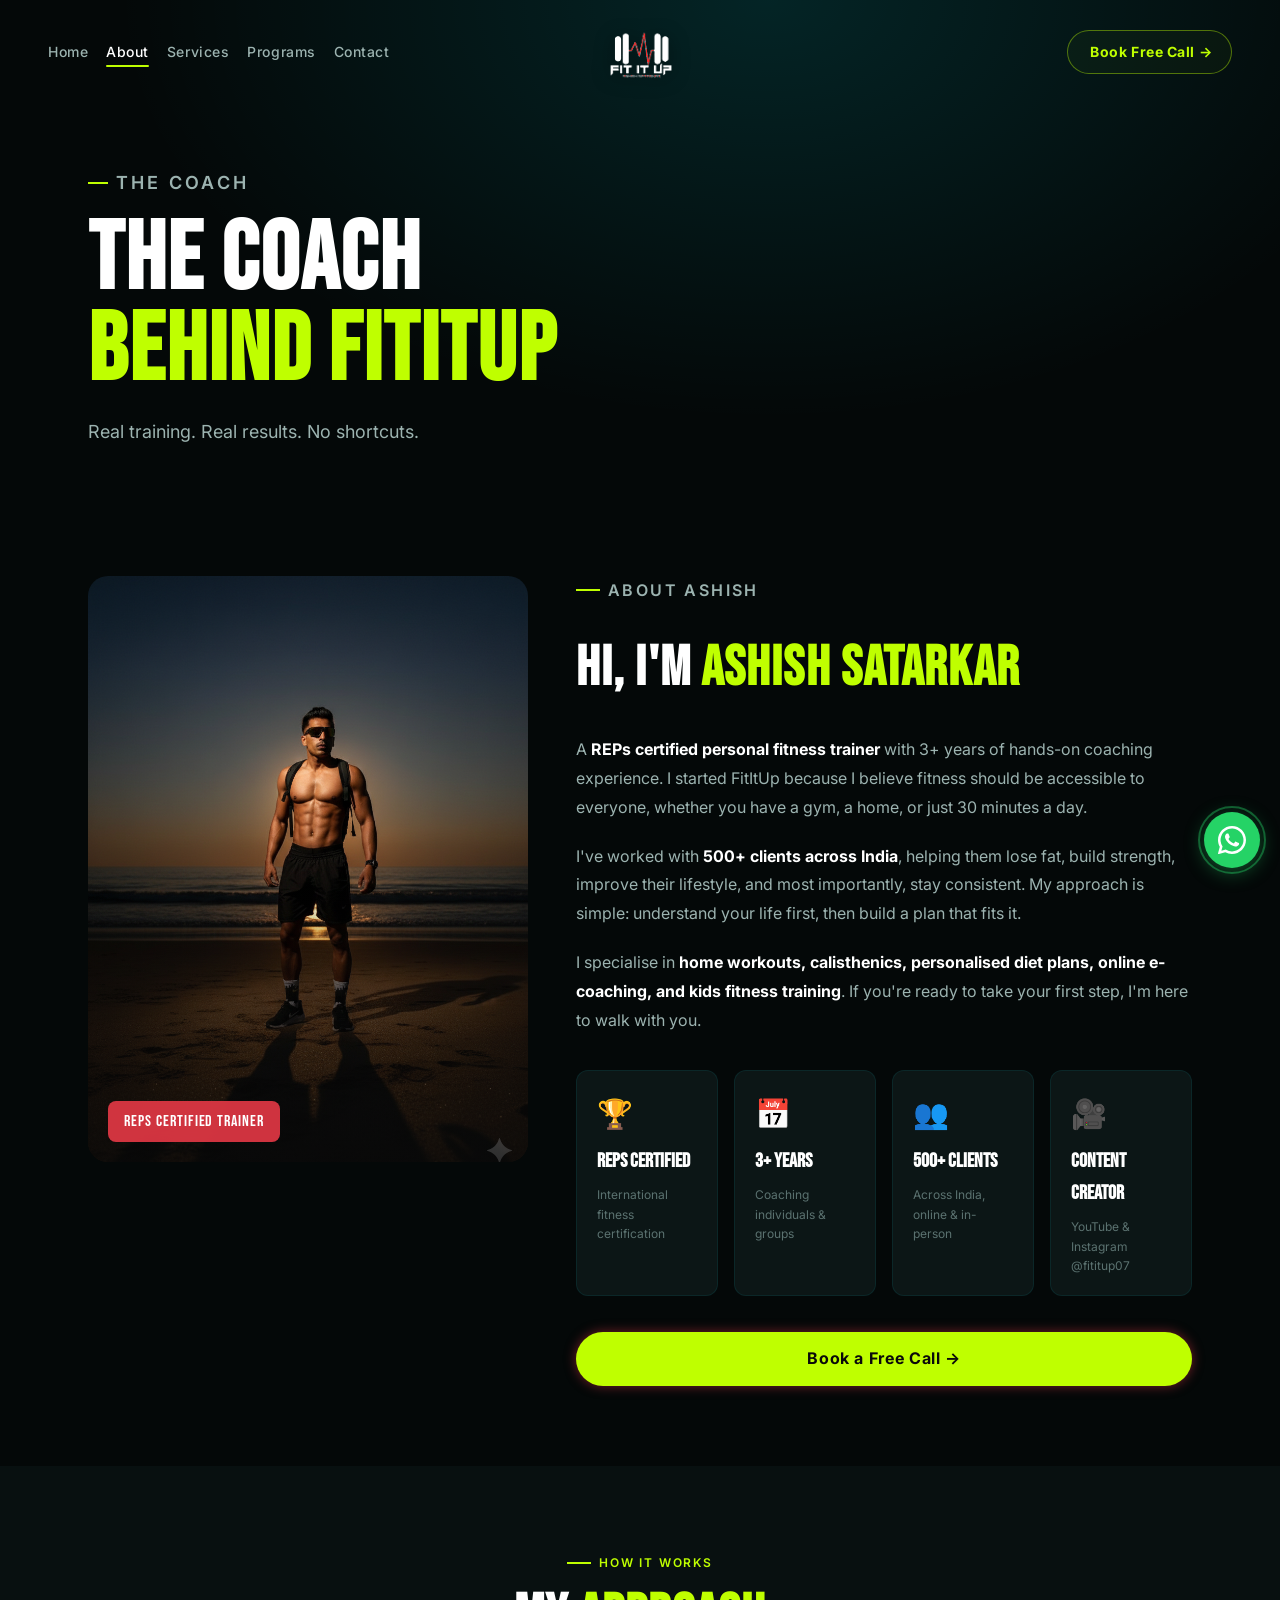
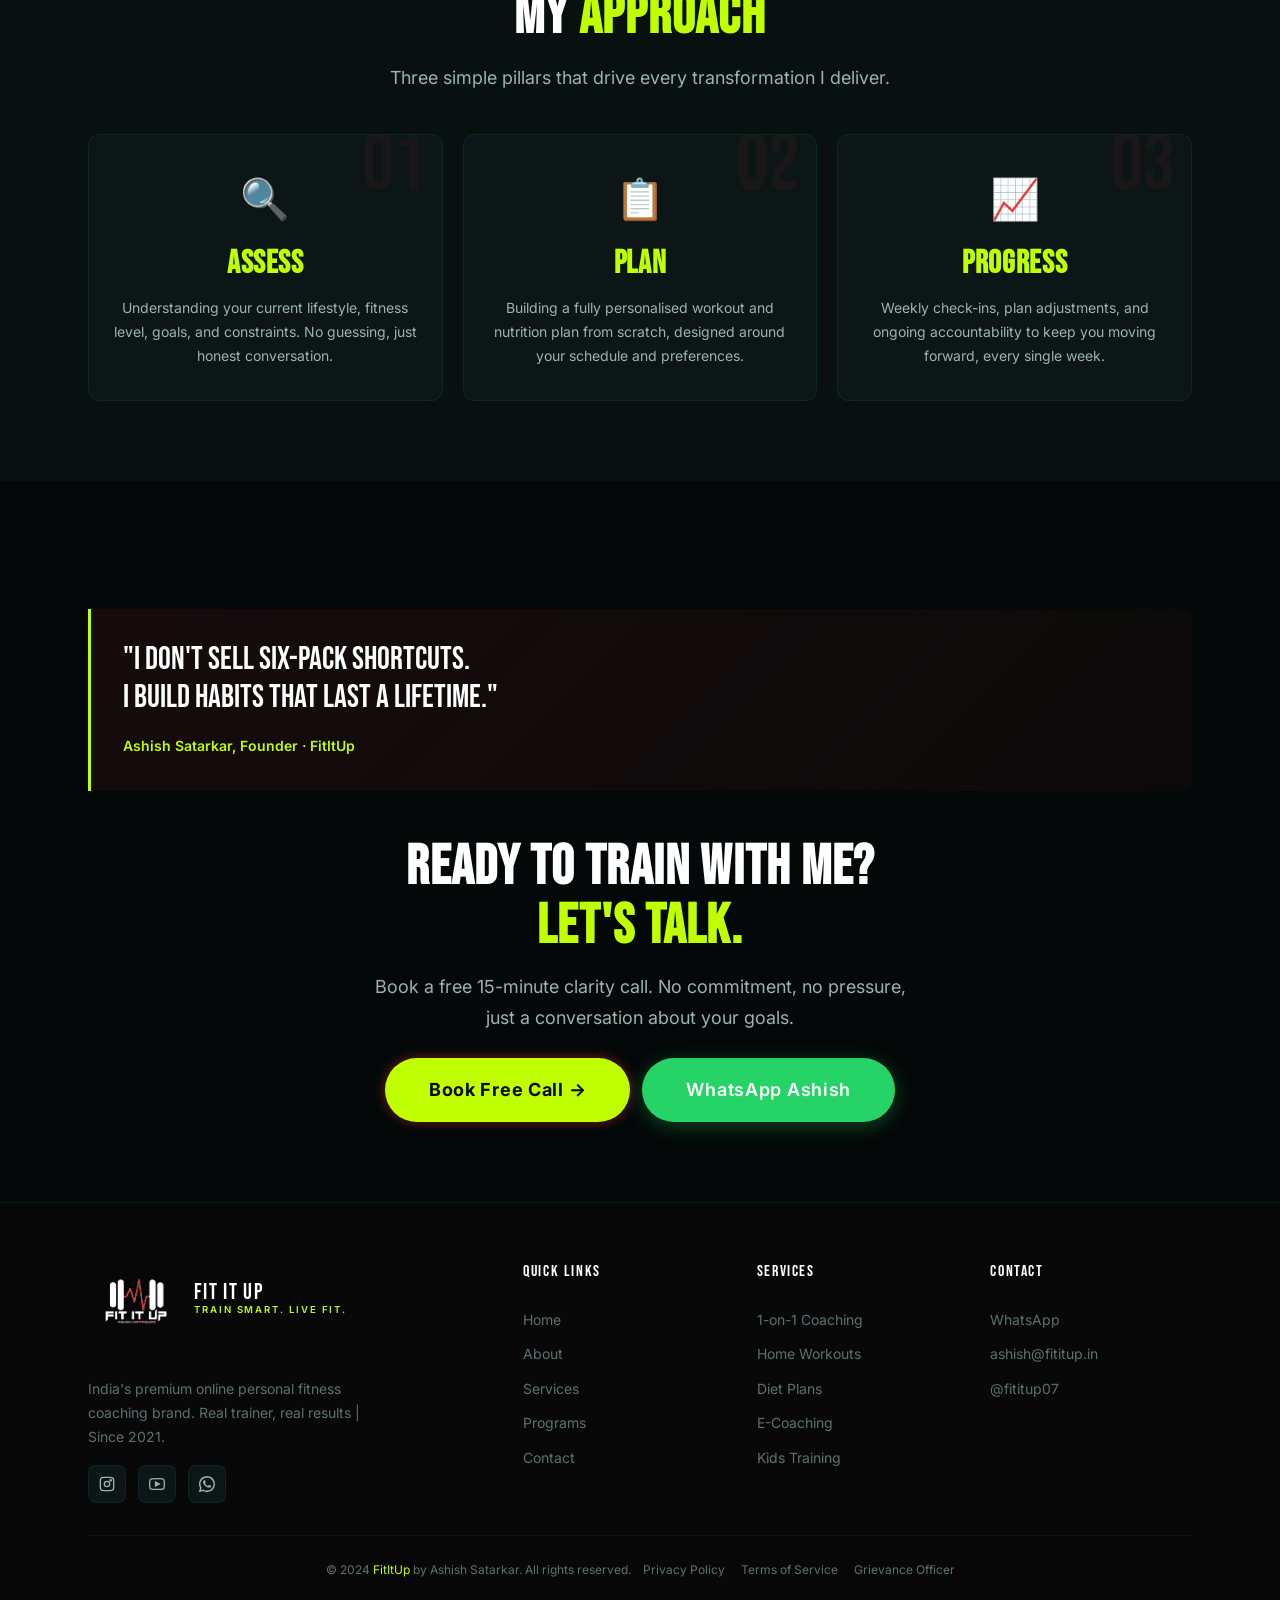
<file: about.html>
<!DOCTYPE html>
<html lang="en">
<head>
  <meta charset="UTF-8" />
  <meta name="viewport" content="width=device-width, initial-scale=1" />
  <meta name="description" content="About Ashish Satarkar | REPs Certified Personal Fitness Trainer. 3+ years coaching 500+ clients across India. The coach behind FitItUp." />
  <title>About Ashish | FIT IT UP</title>
  <link rel="preconnect" href="https://fonts.googleapis.com" />
  <link rel="preconnect" href="https://fonts.gstatic.com" crossorigin />
  <link href="https://fonts.googleapis.com/css2?family=Bebas+Neue&family=Inter:wght@300;400;500;600;700;800&display=swap" rel="stylesheet" />
  <link rel="stylesheet" href="style.css" />
  <style>
    /* ── About Page Specific ─────────────────────────── */
    .page-hero {
      min-height: 42vh;
      display: flex;
      align-items: flex-end;
      padding-top: var(--nav-height);
      background: var(--clr-bg);
      position: relative;
      overflow: hidden;
    }
    .page-hero::before {
      content: '';
      position: absolute;
      top: 0; left: 0; right: 0; bottom: 0;
      background: radial-gradient(ellipse at 60% 0%, rgba(0, 242, 254, 0.12) 0%, transparent 60%);
    }
    .page-hero__content {
      position: relative;
      z-index: 1;
      padding-block: var(--sp-16) var(--sp-12);
    }
    .page-hero__eyebrow {
      font-size: var(--fs-xs);
      font-weight: var(--fw-semi);
      color: var(--clr-red);
      text-transform: uppercase;
      letter-spacing: 0.18em;
      margin-bottom: var(--sp-4);
      display: flex;
      align-items: center;
      gap: var(--sp-2);
    }
    .page-hero__eyebrow::before {
      content:'';display:block;width:20px;height:2px;background:var(--clr-red);
    }
    .page-hero h1 {
      font-family: var(--font-heading);
      font-size: clamp(2.8rem, 8vw, 6rem);
      text-transform: uppercase;
      line-height: 0.95;
      margin-bottom: var(--sp-5);
    }
    .page-hero p {
      font-size: var(--fs-md);
      color: var(--clr-gray-300);
      max-width: 520px;
      line-height: 1.7;
    }

    /* About Bio Layout */
    .about-bio {
      display: grid;
      grid-template-columns: 1fr;
      gap: var(--sp-12);
      align-items: start;
    }
    .about-photo {
      position: relative;
      border-radius: var(--radius-xl);
      overflow: hidden;
      aspect-ratio: 3/4;
      max-width: 440px;
      margin-inline: auto;
      width: 100%;
    }
    .about-photo img {
      width: 100%; height: 100%;
      object-fit: cover;
      object-position: center top;
    }
    .about-photo::after {
      content: '';
      position: absolute;
      inset: 0;
      background: linear-gradient(to bottom, transparent 50%, rgba(10,10,10,0.7));
    }
    .about-photo__tag {
      position: absolute;
      bottom: var(--sp-5);
      left: var(--sp-5);
      z-index: 2;
      background: rgba(230,57,70,0.9);
      backdrop-filter: blur(8px);
      color: white;
      font-family: var(--font-heading);
      font-size: var(--fs-base);
      padding: var(--sp-2) var(--sp-4);
      border-radius: var(--radius-md);
      letter-spacing: 0.06em;
    }
    .about-copy { display:flex; flex-direction:column; gap:var(--sp-5); }
    .about-copy p {
      font-size: var(--fs-base);
      color: var(--clr-gray-300);
      line-height: 1.8;
    }
    .about-copy p strong { color: var(--clr-white); }

    /* Credentials */
    .credentials {
      display: grid;
      grid-template-columns: 1fr 1fr;
      gap: var(--sp-4);
      margin-top: var(--sp-4);
    }
    .cred-item {
      background: var(--clr-card);
      border: 1px solid var(--clr-border);
      border-radius: var(--radius-lg);
      padding: var(--sp-5);
      display: flex;
      flex-direction: column;
      gap: var(--sp-2);
      transition: border-color var(--ease-normal);
    }
    .cred-item:hover { border-color: rgba(230,57,70,0.3); }
    .cred-item .icon { font-size: 1.8rem; }
    .cred-item strong {
      font-family: var(--font-heading);
      font-size: var(--fs-lg);
      color: var(--clr-white);
      text-transform: uppercase;
    }
    .cred-item span { font-size: var(--fs-xs); color: var(--clr-gray-500); }

    /* Approach pillars */
    .approach-grid {
      display: grid;
      grid-template-columns: 1fr;
      gap: var(--sp-5);
      margin-top: var(--sp-10);
    }
    .approach-card {
      background: var(--clr-card);
      border: 1px solid var(--clr-border);
      border-radius: var(--radius-lg);
      padding: var(--sp-8) var(--sp-6);
      text-align: center;
      display: flex;
      flex-direction: column;
      align-items: center;
      gap: var(--sp-4);
      position: relative;
      overflow: hidden;
      transition: all var(--ease-normal);
    }
    .approach-card::before {
      content: attr(data-step);
      position: absolute;
      top: -10px; right: 16px;
      font-family: var(--font-heading);
      font-size: 5rem;
      color: rgba(230,57,70,0.06);
      line-height: 1;
      pointer-events: none;
    }
    .approach-card:hover {
      border-color: rgba(230,57,70,0.25);
      transform: translateY(-4px);
    }
    .approach-card .emoji { font-size: 2.5rem; }
    .approach-card h3 {
      font-family: var(--font-heading);
      font-size: var(--fs-2xl);
      text-transform: uppercase;
      color: var(--clr-red);
    }
    .approach-card p { font-size: var(--fs-sm); color: var(--clr-gray-300); line-height: 1.7; }

    /* Quote block */
    .quote-block {
      background: linear-gradient(135deg, rgba(230,57,70,0.08), rgba(230,57,70,0.03));
      border-left: 3px solid var(--clr-red);
      border-radius: 0 var(--radius-lg) var(--radius-lg) 0;
      padding: var(--sp-8) var(--sp-8);
      margin: var(--sp-12) 0;
    }
    .quote-block blockquote {
      font-family: var(--font-heading);
      font-size: clamp(1.4rem, 3vw, 2rem);
      color: var(--clr-white);
      text-transform: uppercase;
      line-height: 1.2;
      margin-bottom: var(--sp-4);
    }
    .quote-block cite {
      font-size: var(--fs-sm);
      color: var(--clr-red);
      font-style: normal;
      font-weight: var(--fw-semi);
    }

    @media (min-width: 768px) {
      .credentials { grid-template-columns: repeat(4, 1fr); }
      .approach-grid { grid-template-columns: repeat(3, 1fr); }
    }
    @media (min-width: 1024px) {
      .about-bio { grid-template-columns: 5fr 7fr; }
    }
  </style>
</head>
<body>

<!-- NAVBAR -->
<nav class="navbar navbar--scrolled" id="navbar">
  <div class="container navbar__inner">
    <a href="index.html" class="navbar__logo">
      <div class="logo-mark">
        <img src="images/fititup-logo.png" alt="Fit It Up Emblem" class="logo-img">
      </div>
    </a>
    <ul class="navbar__links">
      <li><a href="index.html">Home</a></li>
      <li><a href="about.html" class="active">About</a></li>
      <li><a href="services.html">Services</a></li>
      <li><a href="programs.html">Programs</a></li>
      <li><a href="contact.html">Contact</a></li>
    </ul>
    <div class="navbar__cta">
      <a href="contact.html" class="btn btn-primary btn-sm">Book Free Call</a>
    </div>
    <button class="navbar__hamburger" id="hamburger" aria-label="Open menu" aria-expanded="false" aria-controls="mobile-menu">
      <span class="hamburger-line"></span>
      <span class="hamburger-line"></span>
      <span class="hamburger-line"></span>
    </button>
  </div>
</nav>

<div class="mobile-menu" id="mobile-menu" aria-hidden="true">
  <nav class="mobile-menu__nav">
    <a href="index.html">Home <span class="arrow">→</span></a>
    <a href="about.html" class="active">About <span class="arrow">→</span></a>
    <a href="services.html">Services <span class="arrow">→</span></a>
    <a href="programs.html">Programs <span class="arrow">→</span></a>
    <a href="contact.html">Contact <span class="arrow">→</span></a>
  </nav>
  <div class="mobile-menu__cta">
    <a href="https://wa.me/919999999999" class="btn btn-wa" target="_blank" rel="noopener">Chat on WhatsApp</a>
    <a href="contact.html" class="btn btn-primary">Book Free Call</a>
  </div>
</div>

<!-- PAGE HERO -->
<section class="page-hero">
  <div class="container page-hero__content">
    <p class="page-hero__eyebrow" data-animate>The Coach</p>
    <h1 data-animate data-delay="1">The Coach<br><span class="text-red">Behind FitItUp</span></h1>
    <p data-animate data-delay="2">Real training. Real results. No shortcuts.</p>
  </div>
</section>

<!-- BIO SECTION -->
<section class="section" style="background:var(--clr-bg);">
  <div class="container">
    <div class="about-bio">

      <!-- Photo -->
      <div class="about-photo" data-animate="left">
        <img src="images/ashish-real.png" alt="Ashish Satarkar | FitItUp Personal Trainer" loading="lazy" />
        <div class="about-photo__tag">REPs Certified Trainer</div>
      </div>

      <!-- Copy -->
      <div class="about-copy" data-animate="right">
        <p class="section-label">About Ashish</p>
        <h2 class="section-title">Hi, I'm <span class="text-red">Ashish Satarkar</span></h2>
        <p>A <strong>REPs certified personal fitness trainer</strong> with 3+ years of hands-on coaching experience. I started FitItUp because I believe fitness should be accessible to everyone, whether you have a gym, a home, or just 30 minutes a day.</p>
        <p>I've worked with <strong>500+ clients across India</strong>, helping them lose fat, build strength, improve their lifestyle, and most importantly, stay consistent. My approach is simple: understand your life first, then build a plan that fits it.</p>
        <p>I specialise in <strong>home workouts, calisthenics, personalised diet plans, online e-coaching, and kids fitness training</strong>. If you're ready to take your first step, I'm here to walk with you.</p>

        <!-- Credentials -->
        <div class="credentials">
          <div class="cred-item" data-animate="left">
            <span class="icon">🏆</span>
            <strong>REPs Certified</strong>
            <span>International fitness certification</span>
          </div>
          <div class="cred-item" data-animate="left">
            <span class="icon">📅</span>
            <strong>3+ Years</strong>
            <span>Coaching individuals & groups</span>
          </div>
          <div class="cred-item" data-animate="left">
            <span class="icon">👥</span>
            <strong>500+ Clients</strong>
            <span>Across India, online & in-person</span>
          </div>
          <div class="cred-item" data-animate="left">
            <span class="icon">🎥</span>
            <strong>Content Creator</strong>
            <span>YouTube & Instagram @fititup07</span>
          </div>
        </div>

        <a href="contact.html" class="btn btn-primary" style="margin-top:var(--sp-4);">Book a Free Call →</a>
      </div>
    </div>
  </div>
</section>

<!-- APPROACH -->
<section class="section" style="background:var(--clr-bg-2);">
  <div class="container">
    <div class="text-center" data-animate>
      <p class="section-label" style="justify-content:center;">How It Works</p>
      <h2 class="section-title">My <span class="text-red">Approach</span></h2>
      <p class="section-subtitle" style="margin-inline:auto;margin-top:var(--sp-3);">Three simple pillars that drive every transformation I deliver.</p>
    </div>

    <div class="approach-grid">
      <div class="approach-card" data-step="01" data-animate data-delay="1">
        <span class="emoji">🔍</span>
        <h3>Assess</h3>
        <p>Understanding your current lifestyle, fitness level, goals, and constraints. No guessing, just honest conversation.</p>
      </div>
      <div class="approach-card" data-step="02" data-animate data-delay="2">
        <span class="emoji">📋</span>
        <h3>Plan</h3>
        <p>Building a fully personalised workout and nutrition plan from scratch, designed around your schedule and preferences.</p>
      </div>
      <div class="approach-card" data-step="03" data-animate data-delay="3">
        <span class="emoji">📈</span>
        <h3>Progress</h3>
        <p>Weekly check-ins, plan adjustments, and ongoing accountability to keep you moving forward, every single week.</p>
      </div>
    </div>
  </div>
</section>

<!-- QUOTE -->
<section class="section" style="background:var(--clr-bg);">
  <div class="container">
    <div class="quote-block" data-animate>
      <blockquote>"I don't sell six-pack shortcuts.<br>I build habits that last a lifetime."</blockquote>
      <cite>Ashish Satarkar, Founder · FitItUp</cite>
    </div>

    <div class="text-center" style="margin-top:var(--sp-10);" data-animate>
      <h2 class="section-title">Ready to train with me?<br><span class="text-red">Let's talk.</span></h2>
      <p class="section-subtitle" style="margin-inline:auto;margin-top:var(--sp-4);">Book a free 15-minute clarity call. No commitment, no pressure, just a conversation about your goals.</p>
      <div style="display:flex;flex-wrap:wrap;justify-content:center;gap:var(--sp-3);margin-top:var(--sp-6);">
        <a href="contact.html" class="btn btn-primary btn-lg">Book Free Call →</a>
        <a href="https://wa.me/919999999999?text=Hi%20Ashish!" class="btn btn-wa btn-lg" target="_blank" rel="noopener">WhatsApp Ashish</a>
      </div>
    </div>
  </div>
</section>

<!-- WA FLOAT -->
<a href="https://wa.me/919999999999" class="wa-float" target="_blank" rel="noopener" aria-label="WhatsApp">
  <svg viewBox="0 0 24 24" fill="white"><path d="M17.472 14.382c-.297-.149-1.758-.867-2.03-.967-.273-.099-.471-.148-.67.15-.197.297-.767.966-.94 1.164-.173.199-.347.223-.644.075-.297-.15-1.255-.463-2.39-1.475-.883-.788-1.48-1.761-1.653-2.059-.173-.297-.018-.458.13-.606.134-.133.298-.347.446-.52.149-.174.198-.298.298-.497.099-.198.05-.371-.025-.52-.075-.149-.669-1.612-.916-2.207-.242-.579-.487-.5-.669-.51-.173-.008-.371-.01-.57-.01-.198 0-.52.074-.792.372-.272.297-1.04 1.016-1.04 2.479 0 1.462 1.065 2.875 1.213 3.074.149.198 2.096 3.2 5.077 4.487.709.306 1.262.489 1.694.625.712.227 1.36.195 1.871.118.571-.085 1.758-.719 2.006-1.413.248-.694.248-1.289.173-1.413-.074-.124-.272-.198-.57-.347z"/><path d="M12 0C5.373 0 0 5.373 0 12c0 2.123.554 4.122 1.524 5.862L.057 23.43a.5.5 0 0 0 .614.614l5.568-1.467A11.945 11.945 0 0 0 12 24c6.627 0 12-5.373 12-12S18.627 0 12 0zm0 21.818a9.818 9.818 0 0 1-5.004-1.37l-.36-.213-3.722.981.998-3.647-.234-.376A9.818 9.818 0 1 1 12 21.818z"/></svg>
</a>

<div class="mobile-cta-bar">
  <a href="https://wa.me/919999999999" class="btn btn-wa" target="_blank" rel="noopener">WhatsApp</a>
  <a href="contact.html" class="btn btn-primary" style="flex:2;">🚀 Book My Free Call</a>
</div>

<!-- FOOTER -->
<footer class="footer">
  <div class="container">
    <div class="footer__grid">
      <div class="footer__brand">
        <a href="index.html" class="navbar__logo" style="display:inline-flex;margin-bottom:var(--sp-4);">
          <div class="logo-mark"><img src="images/fititup-logo.png" alt="Fit It Up Emblem" class="logo-img"></div>
          <div class="logo-text"><span class="logo-text__main">Fit It Up</span><span class="logo-text__sub">Train Smart. Live Fit.</span></div>
        </a>
        <p>India's premium online personal fitness coaching brand. Real trainer, real results | Since 2021.</p>
        <div class="footer__socials">
          <a href="https://instagram.com/fititup07" class="footer__social-link" aria-label="Instagram" target="_blank" rel="noopener">
            <svg viewBox="0 0 24 24" fill="none" stroke="currentColor" stroke-width="2"><rect x="2" y="2" width="20" height="20" rx="5"/><circle cx="12" cy="12" r="4"/><circle cx="17.5" cy="6.5" r="1" fill="currentColor"/></svg>
          </a>
          <a href="https://youtube.com/@fititup07" class="footer__social-link" aria-label="YouTube" target="_blank" rel="noopener">
            <svg viewBox="0 0 24 24" fill="none" stroke="currentColor" stroke-width="2"><path d="M22.54 6.42a2.78 2.78 0 0 0-1.95-1.96C18.88 4 12 4 12 4s-6.88 0-8.59.46a2.78 2.78 0 0 0-1.95 1.96A29 29 0 0 0 1 12a29 29 0 0 0 .46 5.58A2.78 2.78 0 0 0 3.41 19.6C5.12 20 12 20 12 20s6.88 0 8.59-.46a2.78 2.78 0 0 0 1.95-1.95A29 29 0 0 0 23 12a29 29 0 0 0-.46-5.58z"/><polygon points="9.75 15.02 15.5 12 9.75 8.98 9.75 15.02" fill="currentColor"/></svg>
          </a>
          <a href="https://wa.me/919999999999" class="footer__social-link" aria-label="WhatsApp" target="_blank" rel="noopener">
            <svg viewBox="0 0 24 24" fill="currentColor"><path d="M17.472 14.382c-.297-.149-1.758-.867-2.03-.967-.273-.099-.471-.148-.67.15-.197.297-.767.966-.94 1.164-.173.199-.347.223-.644.075-.297-.15-1.255-.463-2.39-1.475-.883-.788-1.48-1.761-1.653-2.059-.173-.297-.018-.458.13-.606.134-.133.298-.347.446-.52.149-.174.198-.298.298-.497.099-.198.05-.371-.025-.52-.075-.149-.669-1.612-.916-2.207-.242-.579-.487-.5-.669-.51-.173-.008-.371-.01-.57-.01-.198 0-.52.074-.792.372-.272.297-1.04 1.016-1.04 2.479 0 1.462 1.065 2.875 1.213 3.074.149.198 2.096 3.2 5.077 4.487.709.306 1.262.489 1.694.625.712.227 1.36.195 1.871.118.571-.085 1.758-.719 2.006-1.413.248-.694.248-1.289.173-1.413-.074-.124-.272-.198-.57-.347z"/><path d="M12 0C5.373 0 0 5.373 0 12c0 2.123.554 4.122 1.524 5.862L.057 23.43a.5.5 0 0 0 .614.614l5.568-1.467A11.945 11.945 0 0 0 12 24c6.627 0 12-5.373 12-12S18.627 0 12 0zm0 21.818a9.818 9.818 0 0 1-5.004-1.37l-.36-.213-3.722.981.998-3.647-.234-.376A9.818 9.818 0 1 1 12 21.818z"/></svg>
          </a>
        </div>
      </div>
      <div class="footer__col" id="fc-links">
        <div class="footer__col-title" onclick="toggleFooterCol('fc-links')">Quick Links<svg class="chevron" viewBox="0 0 24 24" fill="none" stroke="currentColor" stroke-width="2"><polyline points="6 9 12 15 18 9"/></svg></div>
        <div class="footer__col-links">
          <a href="index.html">Home</a><a href="about.html">About</a><a href="services.html">Services</a><a href="programs.html">Programs</a><a href="contact.html">Contact</a>
        </div>
      </div>
      <div class="footer__col" id="fc-services">
        <div class="footer__col-title" onclick="toggleFooterCol('fc-services')">Services<svg class="chevron" viewBox="0 0 24 24" fill="none" stroke="currentColor" stroke-width="2"><polyline points="6 9 12 15 18 9"/></svg></div>
        <div class="footer__col-links">
          <a href="services.html">1-on-1 Coaching</a><a href="services.html">Home Workouts</a><a href="services.html">Diet Plans</a><a href="services.html">E-Coaching</a><a href="services.html">Kids Training</a>
        </div>
      </div>
      <div class="footer__col" id="fc-contact">
        <div class="footer__col-title" onclick="toggleFooterCol('fc-contact')">Contact<svg class="chevron" viewBox="0 0 24 24" fill="none" stroke="currentColor" stroke-width="2"><polyline points="6 9 12 15 18 9"/></svg></div>
        <div class="footer__col-links">
          <a href="https://wa.me/919999999999" target="_blank" rel="noopener">WhatsApp</a><a href="mailto:ashish@fititup.in">ashish@fititup.in</a><a href="https://instagram.com/fititup07" target="_blank" rel="noopener">@fititup07</a>
        </div>
      </div>
    </div>
    <div class="footer__bottom">
      <p class="footer__copyright">© 2024 <span>FitItUp</span> by Ashish Satarkar. All rights reserved.</p>
      <div class="footer__policy-links">
        <a href="#">Privacy Policy</a><a href="#">Terms of Service</a><a href="#">Grievance Officer</a>
      </div>
    </div>
  </div>
</footer>

<script src="script.js"></script>
<script>function toggleFooterCol(id){const c=document.getElementById(id);if(window.innerWidth<768)c.classList.toggle('is-open');}</script>
</body>
</html>
</file>
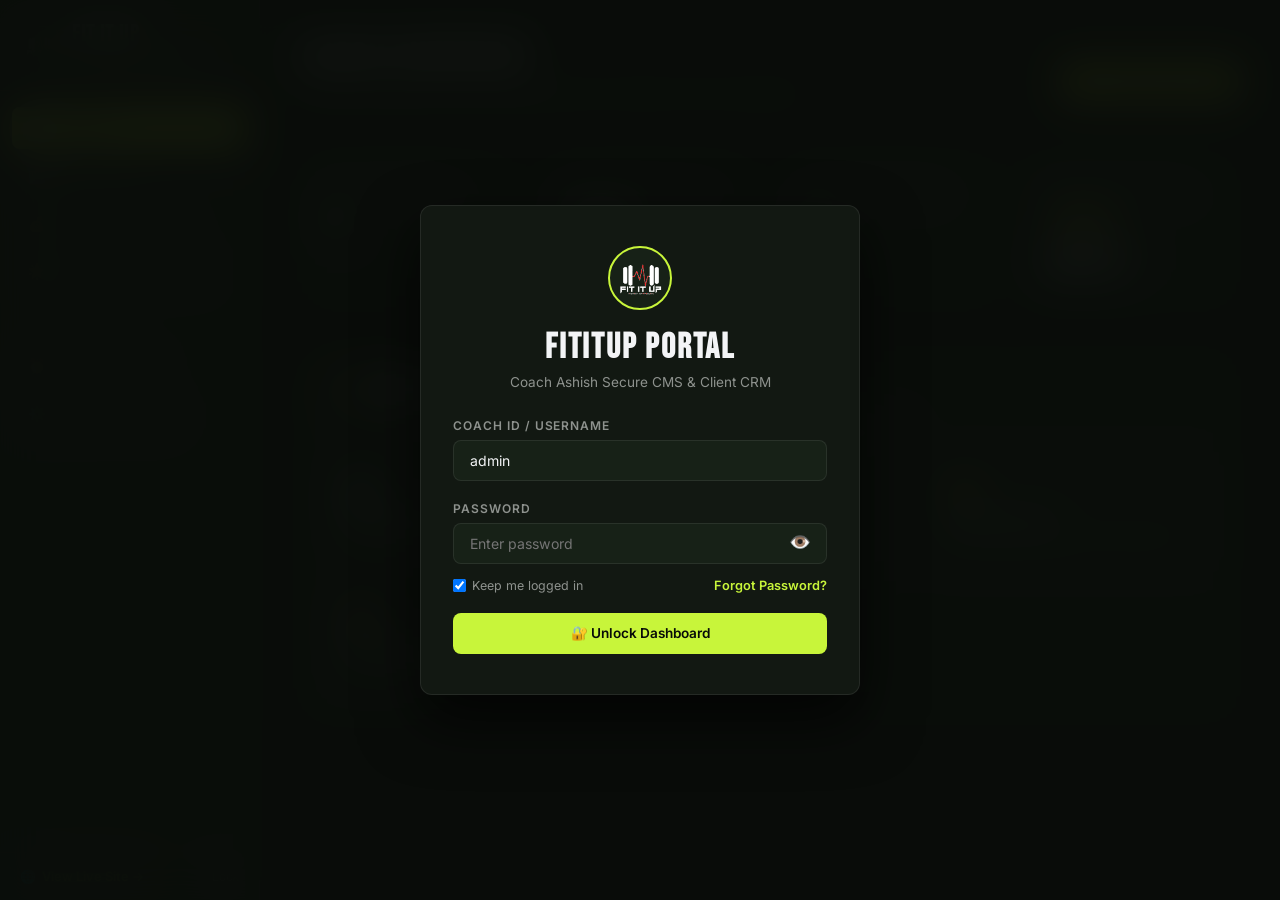
<file: admin.html>
<!DOCTYPE html>
<html lang="en">
<head>
  <meta charset="UTF-8" />
  <meta name="viewport" content="width=device-width, initial-scale=1" />
  <title>FitItUp Admin CMS | Coach Dashboard</title>
  <link rel="preconnect" href="https://fonts.googleapis.com" />
  <link rel="preconnect" href="https://fonts.gstatic.com" crossorigin />
  <link href="https://fonts.googleapis.com/css2?family=Bebas+Neue&family=Inter:wght@300;400;500;600;700;800&display=swap" rel="stylesheet" />
  <style>
    :root {
      --bg: #0A0D0A;
      --surface: #121812;
      --surface-elevated: #172117;
      --border: rgba(255, 255, 255, 0.08);
      --border-focus: #C8F53A;
      --accent: #C8F53A;
      --accent-glow: rgba(200, 245, 58, 0.15);
      --red: #FF3B30;
      --text: #F3F4F6;
      --text-muted: #8E928E;
      --font-head: 'Bebas Neue', sans-serif;
      --font-body: 'Inter', sans-serif;
      --radius: 12px;
      --radius-sm: 8px;
    }

    * { box-sizing: border-box; margin: 0; padding: 0; }
    body {
      background-color: var(--bg);
      color: var(--text);
      font-family: var(--font-body);
      min-height: 100vh;
      display: flex;
    }

    /* ── AUTH MODAL (PIN LOCK) ─────────────────────────────── */
    #auth-screen {
      position: fixed;
      inset: 0;
      background: rgba(10, 13, 10, 0.95);
      backdrop-filter: blur(20px);
      z-index: 9999;
      display: flex;
      align-items: center;
      justify-content: center;
      padding: 1.5rem;
    }
    .auth-card {
      background: var(--surface);
      border: 1px solid var(--border);
      border-radius: var(--radius);
      padding: 2.5rem 2rem;
      width: 100%;
      max-width: 440px;
      text-align: left;
      box-shadow: 0 25px 60px rgba(0,0,0,0.7);
      position: relative;
    }
    .auth-header {
      text-align: center;
      margin-bottom: 1.75rem;
    }
    .auth-logo {
      width: 64px;
      height: 64px;
      border-radius: 50%;
      background: var(--surface-elevated);
      border: 2px solid var(--accent);
      margin: 0 auto 1rem;
      display: flex;
      align-items: center;
      justify-content: center;
      overflow: hidden;
    }
    .auth-logo img { width: 100%; height: 100%; object-fit: cover; }
    .auth-title {
      font-family: var(--font-head);
      font-size: 2.2rem;
      letter-spacing: 0.05em;
      margin-bottom: 0.35rem;
      text-align: center;
    }
    .auth-subtitle {
      font-size: 0.85rem;
      color: var(--text-muted);
      text-align: center;
      margin-bottom: 1.5rem;
    }
    .auth-input-wrapper {
      position: relative;
      display: flex;
      align-items: center;
    }
    .auth-input-wrapper input {
      padding-right: 2.5rem;
    }
    .toggle-pass-btn {
      position: absolute;
      right: 0.75rem;
      background: none;
      border: none;
      color: var(--text-muted);
      cursor: pointer;
      display: flex;
      align-items: center;
      justify-content: center;
      padding: 0.25rem;
      font-size: 1.1rem;
      line-height: 1;
    }
    .toggle-pass-btn:hover {
      color: var(--accent);
    }
    .auth-lockout-banner {
      background: rgba(255, 59, 48, 0.12);
      border: 1px solid rgba(255, 59, 48, 0.35);
      border-radius: var(--radius-sm);
      color: #FF6B6B;
      padding: 0.75rem 1rem;
      font-size: 0.82rem;
      margin-bottom: 1.25rem;
      display: none;
      align-items: center;
      gap: 0.6rem;
      line-height: 1.4;
    }
    .auth-lockout-banner.is-active {
      display: flex;
    }
    .auth-footer-links {
      display: flex;
      justify-content: space-between;
      align-items: center;
      font-size: 0.8rem;
      margin-top: 0.85rem;
    }
    .auth-link {
      color: var(--accent);
      text-decoration: none;
      font-weight: 600;
      cursor: pointer;
      background: none;
      border: none;
      font-family: inherit;
      font-size: inherit;
    }
    .auth-link:hover {
      text-decoration: underline;
    }
    .pass-strength-bar {
      height: 4px;
      border-radius: 2px;
      background: rgba(255,255,255,0.1);
      margin-top: 0.35rem;
      overflow: hidden;
    }
    .pass-strength-fill {
      height: 100%;
      width: 0%;
      transition: all 0.3s;
    }

    /* ── LAYOUT ────────────────────────────────────────────── */
    .cms-sidebar {
      width: 260px;
      background: var(--surface);
      border-right: 1px solid var(--border);
      display: flex;
      flex-direction: column;
      flex-shrink: 0;
      height: 100vh;
      position: sticky;
      top: 0;
    }
    .sidebar-header {
      padding: 1.5rem 1.25rem;
      display: flex;
      align-items: center;
      gap: 0.85rem;
      border-bottom: 1px solid var(--border);
    }
    .sidebar-logo {
      width: 38px;
      height: 38px;
      border-radius: 8px;
      object-fit: cover;
      border: 1px solid var(--border);
    }
    .sidebar-brand h2 {
      font-family: var(--font-head);
      font-size: 1.4rem;
      line-height: 1;
      letter-spacing: 0.05em;
    }
    .sidebar-brand span {
      font-size: 0.7rem;
      color: var(--accent);
      text-transform: uppercase;
      font-weight: 600;
      letter-spacing: 0.08em;
    }

    .nav-tabs {
      list-style: none;
      padding: 1rem 0.75rem;
      display: flex;
      flex-direction: column;
      gap: 0.35rem;
      flex: 1;
    }
    .nav-tab-btn {
      width: 100%;
      text-align: left;
      background: none;
      border: none;
      padding: 0.75rem 1rem;
      border-radius: var(--radius-sm);
      color: var(--text-muted);
      font-family: var(--font-body);
      font-size: 0.9rem;
      font-weight: 500;
      cursor: pointer;
      display: flex;
      align-items: center;
      gap: 0.85rem;
      transition: all 0.2s ease;
    }
    .nav-tab-btn:hover {
      background: rgba(255,255,255,0.04);
      color: var(--text);
    }
    .nav-tab-btn.active {
      background: var(--accent);
      color: #080C08;
      font-weight: 700;
    }
    .nav-tab-btn .badge-pill {
      margin-left: auto;
      background: rgba(0,0,0,0.3);
      padding: 2px 7px;
      border-radius: 12px;
      font-size: 0.72rem;
    }

    .sidebar-footer {
      padding: 1rem 1.25rem;
      border-top: 1px solid var(--border);
      display: flex;
      align-items: center;
      justify-content: space-between;
    }
    .live-site-link {
      font-size: 0.8rem;
      color: var(--accent);
      text-decoration: none;
      display: flex;
      align-items: center;
      gap: 0.4rem;
      font-weight: 600;
    }
    .btn-logout {
      background: none;
      border: none;
      color: var(--text-muted);
      cursor: pointer;
      font-size: 0.8rem;
    }
    .btn-logout:hover { color: var(--red); }

    /* ── MAIN CONTENT ──────────────────────────────────────── */
    .cms-main {
      flex: 1;
      padding: 2.5rem;
      overflow-y: auto;
      max-width: 1300px;
    }
    .view-header {
      display: flex;
      justify-content: space-between;
      align-items: flex-end;
      margin-bottom: 2rem;
      border-bottom: 1px solid var(--border);
      padding-bottom: 1.25rem;
    }
    .view-title {
      font-family: var(--font-head);
      font-size: 2.4rem;
      letter-spacing: 0.05em;
      line-height: 1;
    }
    .view-subtitle {
      font-size: 0.85rem;
      color: var(--text-muted);
      margin-top: 0.35rem;
    }
    .view-actions {
      display: flex;
      gap: 0.75rem;
    }

    /* ── BUTTONS & BADGES ──────────────────────────────────── */
    .btn {
      display: inline-flex;
      align-items: center;
      gap: 0.5rem;
      padding: 0.65rem 1.25rem;
      border-radius: var(--radius-sm);
      font-family: var(--font-body);
      font-size: 0.85rem;
      font-weight: 600;
      cursor: pointer;
      text-decoration: none;
      border: none;
      transition: all 0.2s ease;
    }
    .btn-accent {
      background: var(--accent);
      color: #080C08;
    }
    .btn-accent:hover {
      box-shadow: 0 4px 15px var(--accent-glow);
      transform: translateY(-1px);
    }
    .btn-outline {
      background: transparent;
      border: 1px solid var(--border);
      color: var(--text);
    }
    .btn-outline:hover {
      background: rgba(255,255,255,0.05);
      border-color: rgba(255,255,255,0.2);
    }
    .btn-wa {
      background: #25D366;
      color: white;
      padding: 0.4rem 0.85rem;
      font-size: 0.78rem;
    }
    .btn-danger {
      background: rgba(255, 59, 48, 0.15);
      color: var(--red);
      border: 1px solid rgba(255, 59, 48, 0.3);
    }
    .btn-danger:hover {
      background: var(--red);
      color: white;
    }

    .badge {
      display: inline-block;
      padding: 3px 8px;
      border-radius: 6px;
      font-size: 0.72rem;
      font-weight: 700;
      text-transform: uppercase;
      letter-spacing: 0.05em;
    }
    .badge-new { background: rgba(200, 245, 58, 0.15); color: var(--accent); border: 1px solid rgba(200, 245, 58, 0.3); }
    .badge-contacted { background: rgba(56, 189, 248, 0.15); color: #38BDF8; border: 1px solid rgba(56, 189, 248, 0.3); }
    .badge-converted { background: rgba(34, 197, 94, 0.15); color: #22C55E; border: 1px solid rgba(34, 197, 94, 0.3); }
    .badge-archived { background: rgba(142, 146, 142, 0.15); color: #8E928E; }

    /* ── STATS CARDS ───────────────────────────────────────── */
    .stats-grid {
      display: grid;
      grid-template-columns: repeat(auto-fit, minmax(220px, 1fr));
      gap: 1.25rem;
      margin-bottom: 2.5rem;
    }
    .stat-card {
      background: var(--surface);
      border: 1px solid var(--border);
      border-radius: var(--radius);
      padding: 1.5rem;
    }
    .stat-card__label {
      font-size: 0.75rem;
      color: var(--text-muted);
      text-transform: uppercase;
      letter-spacing: 0.08em;
      margin-bottom: 0.5rem;
    }
    .stat-card__val {
      font-family: var(--font-head);
      font-size: 2.6rem;
      line-height: 1;
      color: var(--text);
    }
    .stat-card__val span { color: var(--accent); }

    /* ── TABLE STYLES ──────────────────────────────────────── */
    .data-table-wrapper {
      background: var(--surface);
      border: 1px solid var(--border);
      border-radius: var(--radius);
      overflow-x: auto;
    }
    .data-table {
      width: 100%;
      border-collapse: collapse;
      text-align: left;
      font-size: 0.85rem;
    }
    .data-table th {
      padding: 1rem 1.25rem;
      background: rgba(255,255,255,0.02);
      border-bottom: 1px solid var(--border);
      color: var(--text-muted);
      font-size: 0.72rem;
      text-transform: uppercase;
      letter-spacing: 0.08em;
    }
    .data-table td {
      padding: 1.1rem 1.25rem;
      border-bottom: 1px solid var(--border);
      vertical-align: middle;
    }
    .data-table tr:last-child td { border-bottom: none; }
    .data-table tr:hover { background: rgba(255,255,255,0.02); }

    /* ── FORMS & INPUTS ────────────────────────────────────── */
    .form-group {
      margin-bottom: 1.25rem;
    }
    .form-group label {
      display: block;
      font-size: 0.75rem;
      font-weight: 600;
      text-transform: uppercase;
      letter-spacing: 0.08em;
      color: var(--text-muted);
      margin-bottom: 0.4rem;
    }
    .form-control {
      width: 100%;
      background: var(--surface-elevated);
      border: 1px solid var(--border);
      border-radius: var(--radius-sm);
      padding: 0.7rem 1rem;
      font-family: var(--font-body);
      font-size: 0.88rem;
      color: var(--text);
      outline: none;
      transition: border-color 0.2s ease;
    }
    .form-control:focus {
      border-color: var(--accent);
    }
    textarea.form-control { resize: vertical; }

    /* ── TAB PANELS ────────────────────────────────────────── */
    .tab-panel { display: none; }
    .tab-panel.active { display: block; }

    /* ── PROGRAMS GRID ─────────────────────────────────────── */
    .programs-manager-grid {
      display: grid;
      grid-template-columns: repeat(auto-fit, minmax(300px, 1fr));
      gap: 1.5rem;
    }
    .program-edit-card {
      background: var(--surface);
      border: 1px solid var(--border);
      border-radius: var(--radius);
      padding: 1.5rem;
    }
    .program-edit-card.featured {
      border-color: var(--accent);
      box-shadow: 0 0 20px var(--accent-glow);
    }

    /* ── SLOTS GRID ────────────────────────────────────────── */
    .slots-grid {
      display: grid;
      grid-template-columns: repeat(auto-fill, minmax(180px, 1fr));
      gap: 1rem;
    }
    .slot-card {
      background: var(--surface);
      border: 1px solid var(--border);
      border-radius: var(--radius-sm);
      padding: 1.25rem 1rem;
      text-align: center;
      display: flex;
      flex-direction: column;
      align-items: center;
      gap: 0.75rem;
    }
    .slot-card.inactive {
      opacity: 0.45;
      filter: grayscale(1);
    }
    .slot-time {
      font-family: var(--font-head);
      font-size: 1.5rem;
      letter-spacing: 0.05em;
    }

    /* ── TOAST NOTIFICATION ────────────────────────────────── */
    #toast {
      position: fixed;
      bottom: 2rem;
      right: 2rem;
      background: var(--accent);
      color: #080C08;
      font-weight: 700;
      padding: 0.85rem 1.5rem;
      border-radius: var(--radius-sm);
      box-shadow: 0 10px 30px rgba(0,0,0,0.5);
      transform: translateY(100px);
      opacity: 0;
      transition: all 0.3s cubic-bezier(0.16, 1, 0.3, 1);
      z-index: 10000;
    }
    #toast.show {
      transform: translateY(0);
      opacity: 1;
    }

    /* ── RESPONSIVE & MOBILE ADAPTATION ────────────────────── */
    .mobile-top-bar {
      display: none;
    }
    .sidebar-overlay {
      display: none;
    }
    .settings-grid {
      display: grid;
      grid-template-columns: 1fr 1fr;
      gap: 2rem;
    }

    @media (max-width: 991px) {
      body {
        flex-direction: column;
      }
      
      .mobile-top-bar {
        display: flex;
        align-items: center;
        justify-content: space-between;
        padding: 0.85rem 1.25rem;
        background: var(--surface);
        border-bottom: 1px solid var(--border);
        position: sticky;
        top: 0;
        z-index: 500;
      }
      .mobile-menu-toggle {
        background: none;
        border: none;
        color: var(--text);
        cursor: pointer;
        display: flex;
        align-items: center;
        justify-content: center;
        padding: 0.25rem;
      }
      .mobile-brand {
        display: flex;
        align-items: center;
        gap: 0.6rem;
        font-family: var(--font-head);
        font-size: 1.25rem;
        letter-spacing: 0.05em;
      }
      .mobile-brand img {
        width: 30px;
        height: 30px;
        border-radius: 6px;
      }
      .mobile-live-link {
        font-size: 0.78rem;
        color: var(--accent);
        text-decoration: none;
        font-weight: 600;
      }

      /* Sidebar drawer on mobile/tablet */
      .cms-sidebar {
        position: fixed;
        top: 0;
        bottom: 0;
        left: 0;
        width: 280px;
        z-index: 1000;
        transform: translateX(-100%);
        transition: transform 0.3s cubic-bezier(0.16, 1, 0.3, 1);
        box-shadow: 10px 0 35px rgba(0,0,0,0.6);
      }
      .cms-sidebar.is-open {
        transform: translateX(0);
      }

      .sidebar-overlay {
        display: block;
        position: fixed;
        inset: 0;
        background: rgba(0,0,0,0.65);
        backdrop-filter: blur(4px);
        z-index: 900;
        opacity: 0;
        pointer-events: none;
        transition: opacity 0.3s ease;
      }
      .sidebar-overlay.is-open {
        opacity: 1;
        pointer-events: auto;
      }

      .cms-main {
        padding: 1.5rem 1rem;
        width: 100%;
      }

      .view-header {
        flex-direction: column;
        align-items: flex-start;
        gap: 1rem;
      }
      .view-actions {
        width: 100%;
        flex-wrap: wrap;
      }
      .view-actions .btn {
        flex: 1;
        min-width: 130px;
        justify-content: center;
      }

      .stats-grid {
        grid-template-columns: repeat(2, 1fr);
        gap: 1rem;
      }

      .settings-grid {
        grid-template-columns: 1fr;
        gap: 1.5rem;
      }
    }

    @media (max-width: 600px) {
      .stats-grid {
        grid-template-columns: 1fr;
      }
      .view-title {
        font-size: 1.85rem;
      }
      .pin-input {
        width: 44px;
        height: 54px;
        font-size: 1.4rem;
      }
      .pin-input-group {
        gap: 0.5rem;
      }
      .auth-card {
        padding: 2rem 1.25rem;
      }
      .auth-title {
        font-size: 1.8rem;
      }
      .slots-grid {
        grid-template-columns: repeat(2, 1fr);
      }
      .data-table td, .data-table th {
        padding: 0.85rem 0.9rem;
        font-size: 0.8rem;
      }
    }

    /* ── MODALS ────────────────────────────────────────────── */
    .modal-backdrop {
      position: fixed;
      inset: 0;
      background: rgba(10, 13, 10, 0.85);
      backdrop-filter: blur(10px);
      z-index: 10005;
      display: none;
      align-items: center;
      justify-content: center;
      padding: 1rem;
    }
    .modal-backdrop.is-open {
      display: flex;
    }
    .modal-dialog {
      background: var(--surface);
      border: 1px solid var(--border);
      border-radius: var(--radius);
      width: 100%;
      max-width: 560px;
      box-shadow: 0 25px 60px rgba(0,0,0,0.8);
      overflow: hidden;
      animation: modalFadeIn 0.25s cubic-bezier(0.16, 1, 0.3, 1);
    }
    @keyframes modalFadeIn {
      from { opacity: 0; transform: translateY(20px) scale(0.97); }
      to { opacity: 1; transform: translateY(0) scale(1); }
    }
    .modal-header {
      padding: 1.25rem 1.5rem;
      border-bottom: 1px solid var(--border);
      display: flex;
      align-items: center;
      justify-content: space-between;
    }
    .modal-title {
      font-family: var(--font-head);
      font-size: 1.6rem;
      letter-spacing: 0.05em;
    }
    .modal-close {
      background: none;
      border: none;
      color: var(--text-muted);
      font-size: 1.4rem;
      cursor: pointer;
      line-height: 1;
      padding: 0.25rem;
    }
    .modal-close:hover { color: var(--text); }
    .modal-body {
      padding: 1.5rem;
      max-height: 75vh;
      overflow-y: auto;
    }
    .modal-footer {
      padding: 1rem 1.5rem;
      border-top: 1px solid var(--border);
      display: flex;
      justify-content: flex-end;
      gap: 0.75rem;
    }

    /* ── QUICK WHATSAPP TEMPLATES ─────────────────────────── */
    .wa-template-card {
      background: var(--surface-elevated);
      border: 1px solid var(--border);
      border-radius: var(--radius-sm);
      padding: 1rem;
      margin-bottom: 1rem;
      transition: border-color 0.2s;
    }
    .wa-template-card:hover {
      border-color: rgba(200, 245, 58, 0.4);
    }
    .wa-template-title {
      font-size: 0.85rem;
      font-weight: 700;
      color: var(--accent);
      margin-bottom: 0.4rem;
      display: flex;
      align-items: center;
      gap: 0.4rem;
    }
    .wa-template-text {
      font-size: 0.82rem;
      color: var(--text-muted);
      line-height: 1.5;
      background: rgba(0,0,0,0.25);
      padding: 0.6rem 0.75rem;
      border-radius: 6px;
      margin-bottom: 0.75rem;
      white-space: pre-wrap;
    }

    /* ── FILTER CHIPS ─────────────────────────────────────── */
    .filter-pills {
      display: flex;
      gap: 0.5rem;
      flex-wrap: wrap;
      margin-bottom: 1.25rem;
    }
    .filter-pill {
      background: var(--surface);
      border: 1px solid var(--border);
      color: var(--text-muted);
      padding: 0.4rem 0.9rem;
      border-radius: 20px;
      font-size: 0.78rem;
      font-weight: 600;
      cursor: pointer;
      transition: all 0.2s;
    }
    .filter-pill.active {
      background: var(--accent);
      color: #0A0D0A;
      border-color: var(--accent);
      font-weight: 700;
    }

    /* ── STUDIO AMENITIES CHIPS ───────────────────────────── */
    .amenities-grid {
      display: grid;
      grid-template-columns: repeat(auto-fill, minmax(260px, 1fr));
      gap: 0.85rem;
    }
    .amenity-card {
      background: var(--surface-elevated);
      border: 1px solid var(--border);
      border-radius: var(--radius-sm);
      padding: 0.85rem 1rem;
      display: flex;
      align-items: center;
      justify-content: space-between;
      gap: 0.5rem;
      transition: all 0.2s ease;
    }
    .amenity-card.inactive {
      opacity: 0.45;
      filter: grayscale(0.8);
    }
    .amenity-card__info {
      display: flex;
      align-items: center;
      gap: 0.6rem;
      font-size: 0.85rem;
      font-weight: 500;
    }
    .amenity-card__actions {
      display: flex;
      align-items: center;
      gap: 0.35rem;
    }
  </style>
</head>
<body>

  <!-- ══════════════════════════════════════ AUTH SCREEN (PASSWORD PROTECTED) ══ -->
  <div id="auth-screen">
    <div class="auth-card">
      <div class="auth-header">
        <div class="auth-logo">
          <img src="images/fititup-logo.png" alt="FitItUp Logo">
        </div>
        <h1 class="auth-title">FITITUP PORTAL</h1>
        <p class="auth-subtitle">Coach Ashish Secure CMS &amp; Client CRM</p>
      </div>

      <!-- Lockout Alert Banner -->
      <div id="auth-lockout-banner" class="auth-lockout-banner">
        <span>⚠️</span>
        <div>
          <strong>Account Temporarily Locked</strong><br>
          <span id="lockout-timer-text">Too many failed attempts. Try again in 05:00</span>
        </div>
      </div>

      <!-- Login Form -->
      <form id="login-form" onsubmit="handleLoginSubmit(event)">
        <div class="form-group">
          <label for="login-username">Coach ID / Username</label>
          <input type="text" id="login-username" class="form-control" value="admin" required placeholder="admin or ashish@fititup.in" autocomplete="username">
        </div>

        <div class="form-group" style="margin-bottom:0.75rem;">
          <label for="login-password">Password</label>
          <div class="auth-input-wrapper">
            <input type="password" id="login-password" class="form-control" required placeholder="Enter password" autocomplete="current-password">
            <button type="button" class="toggle-pass-btn" onclick="togglePasswordVisibility('login-password', this)" title="Show / Hide Password">
              👁️
            </button>
          </div>
        </div>

        <div class="auth-footer-links">
          <label style="display:flex;align-items:center;gap:0.4rem;font-size:0.78rem;color:var(--text-muted);cursor:pointer;">
            <input type="checkbox" id="login-remember" checked> Keep me logged in
          </label>
          <button type="button" class="auth-link" onclick="openRecoveryModal()">Forgot Password?</button>
        </div>

        <button type="submit" id="btn-login-submit" class="btn btn-accent" style="width:100%;justify-content:center;margin-top:1.25rem;padding:0.8rem;">
          🔐 Unlock Dashboard
        </button>
      </form>
    </div>
  </div>

  <!-- ══════════════════════════════════════ MOBILE TOP BAR ══ -->
  <header class="mobile-top-bar">
    <button class="mobile-menu-toggle" id="admin-menu-toggle" onclick="toggleMobileSidebar()" aria-label="Open navigation menu">
      <svg width="24" height="24" viewBox="0 0 24 24" fill="none" stroke="currentColor" stroke-width="2">
        <line x1="3" y1="6" x2="21" y2="6"></line>
        <line x1="3" y1="12" x2="21" y2="12"></line>
        <line x1="3" y1="18" x2="21" y2="18"></line>
      </svg>
    </button>
    <div class="mobile-brand">
      <img src="images/fititup-logo.png" alt="FitItUp Logo">
      <span>FitItUp CMS</span>
    </div>
    <a href="index.html" class="mobile-live-link" target="_blank" rel="noopener">🌐 Live Site</a>
  </header>

  <div class="sidebar-overlay" id="sidebar-overlay" onclick="closeMobileSidebar()"></div>

  <!-- ══════════════════════════════════════ SIDEBAR ══ -->
  <aside class="cms-sidebar">
    <div class="sidebar-header">
      <img src="images/fititup-logo.png" class="sidebar-logo" alt="FitItUp">
      <div class="sidebar-brand">
        <h2>FIT IT UP</h2>
        <span>Coach Dashboard</span>
      </div>
    </div>

    <ul class="nav-tabs">
      <li>
        <button class="nav-tab-btn active" onclick="switchTab('tab-overview', this)">
          📊 Overview
        </button>
      </li>
      <li>
        <button class="nav-tab-btn" onclick="switchTab('tab-studio', this)">
          🏢 Studio Rental
        </button>
      </li>
      <li>
        <button class="nav-tab-btn" onclick="switchTab('tab-programs', this)">
          💰 Programs &amp; Pricing
        </button>
      </li>
      <li>
        <button class="nav-tab-btn" onclick="switchTab('tab-testimonials', this)">
          🌟 Reviews &amp; Social Proof
        </button>
      </li>
      <li>
        <button class="nav-tab-btn" onclick="switchTab('tab-faqs', this)">
          ❓ FAQ Editor
        </button>
      </li>
      <li>
        <button class="nav-tab-btn" onclick="switchTab('tab-slots', this)">
          ⏰ Slot Availability
        </button>
      </li>
      <li>
        <button class="nav-tab-btn" onclick="switchTab('tab-settings', this)">
          ⚙️ Settings &amp; Backup
        </button>
      </li>
    </ul>

    <div class="sidebar-footer">
      <a href="index.html" class="live-site-link" target="_blank" rel="noopener">
        <span>🌐</span> View Live Site →
      </a>
      <button class="btn-logout" onclick="lockPortal()">Lock</button>
    </div>
  </aside>

  <!-- ══════════════════════════════════════ MAIN CONTENT ══ -->
  <main class="cms-main">

    <!-- ── TAB 1: OVERVIEW ─────────────────────────────────── -->
    <section id="tab-overview" class="tab-panel active">
      <div class="view-header">
        <div>
          <h1 class="view-title">COACH OVERVIEW</h1>
          <p class="view-subtitle">High-level snapshot of your coaching business &amp; website content management</p>
        </div>
        <div class="view-actions">
          <button class="btn btn-accent" onclick="switchTab('tab-programs', document.querySelectorAll('.nav-tab-btn')[2])">
            💰 Manage Programs
          </button>
        </div>
      </div>

      <div class="stats-grid">
        <div class="stat-card">
          <div class="stat-card__label">Active Programs</div>
          <div class="stat-card__val" id="stat-active-programs">3</div>
        </div>
        <div class="stat-card">
          <div class="stat-card__label">Studio Hourly Rate</div>
          <div class="stat-card__val" id="stat-studio-rate">₹599</div>
        </div>
        <div class="stat-card">
          <div class="stat-card__label">Published Reviews</div>
          <div class="stat-card__val" id="stat-total-reviews">6</div>
        </div>
        <div class="stat-card">
          <div class="stat-card__label">WhatsApp Inquiries</div>
          <div class="stat-card__val"><span style="color:var(--accent);">100%</span> Direct</div>
        </div>
      </div>

      <div style="background:var(--surface);border:1px solid var(--border);border-radius:var(--radius);padding:1.5rem;">
        <h3 style="font-family:var(--font-head);font-size:1.6rem;letter-spacing:0.05em;margin-bottom:0.75rem;">⚡ Quick Website Management</h3>
        <p style="color:var(--text-muted);font-size:0.85rem;margin-bottom:1.25rem;">Jump directly to configure coaching tiers, facility rental, member reviews, or booking hours:</p>
        <div style="display:grid;grid-template-columns:repeat(auto-fit, minmax(220px, 1fr));gap:1rem;">
          <div style="background:var(--surface-elevated);border:1px solid var(--border);border-radius:var(--radius-sm);padding:1.2rem;cursor:pointer;transition:transform 0.2s ease, border-color 0.2s ease;" onclick="switchTab('tab-studio', document.querySelectorAll('.nav-tab-btn')[1])">
            <div style="font-size:1.5rem;margin-bottom:0.4rem;">🏢</div>
            <strong style="display:block;font-size:0.95rem;">Studio Rental</strong>
            <p style="color:var(--text-muted);font-size:0.78rem;margin-top:0.25rem;">Update slot rates &amp; creator amenities</p>
          </div>
          <div style="background:var(--surface-elevated);border:1px solid var(--border);border-radius:var(--radius-sm);padding:1.2rem;cursor:pointer;transition:transform 0.2s ease, border-color 0.2s ease;" onclick="switchTab('tab-programs', document.querySelectorAll('.nav-tab-btn')[2])">
            <div style="font-size:1.5rem;margin-bottom:0.4rem;">💰</div>
            <strong style="display:block;font-size:0.95rem;">Programs &amp; Pricing</strong>
            <p style="color:var(--text-muted);font-size:0.78rem;margin-top:0.25rem;">Adjust coaching fees &amp; features</p>
          </div>
          <div style="background:var(--surface-elevated);border:1px solid var(--border);border-radius:var(--radius-sm);padding:1.2rem;cursor:pointer;transition:transform 0.2s ease, border-color 0.2s ease;" onclick="switchTab('tab-testimonials', document.querySelectorAll('.nav-tab-btn')[3])">
            <div style="font-size:1.5rem;margin-bottom:0.4rem;">🌟</div>
            <strong style="display:block;font-size:0.95rem;">Client Reviews</strong>
            <p style="color:var(--text-muted);font-size:0.78rem;margin-top:0.25rem;">Manage testimonials &amp; transformations</p>
          </div>
          <div style="background:var(--surface-elevated);border:1px solid var(--border);border-radius:var(--radius-sm);padding:1.2rem;cursor:pointer;transition:transform 0.2s ease, border-color 0.2s ease;" onclick="switchTab('tab-slots', document.querySelectorAll('.nav-tab-btn')[5])">
            <div style="font-size:1.5rem;margin-bottom:0.4rem;">⏰</div>
            <strong style="display:block;font-size:0.95rem;">Slot Availability</strong>
            <p style="color:var(--text-muted);font-size:0.78rem;margin-top:0.25rem;">Configure consultation booking hours</p>
          </div>
        </div>
      </div>
    </section>

    <!-- ── TAB 3: STUDIO RENTAL MANAGEMENT ─────────────────── -->
    <section id="tab-studio" class="tab-panel">
      <div class="view-header">
        <div>
          <h1 class="view-title">STUDIO RENTAL MANAGEMENT</h1>
          <p class="view-subtitle">Manage private gym rental rates, creator packages, and equipment inventory</p>
        </div>
        <div class="view-actions">
          <button class="btn btn-accent" onclick="saveStudioPricing()">Save Studio Rates</button>
        </div>
      </div>

      <div class="stats-grid">
        <div class="stat-card">
          <div class="stat-card__label">Facility Status</div>
          <div class="stat-card__val" style="color:var(--accent);">Ready &amp; Active</div>
        </div>
        <div class="stat-card">
          <div class="stat-card__label">Hourly Rate</div>
          <div class="stat-card__val">₹<span id="stat-studio-hourly">599</span></div>
        </div>
        <div class="stat-card">
          <div class="stat-card__label">Creator Pass (4h)</div>
          <div class="stat-card__val">₹<span id="stat-studio-creator">1,999</span></div>
        </div>
        <div class="stat-card">
          <div class="stat-card__label">Trainer Pack (20h)</div>
          <div class="stat-card__val">₹<span id="stat-studio-trainer">7,999</span></div>
        </div>
      </div>

      <!-- Studio Pricing Configuration -->
      <div style="background:var(--surface);border:1px solid var(--border);border-radius:var(--radius);padding:1.5rem;margin-bottom:2rem;">
        <h3 style="font-family:var(--font-head);font-size:1.5rem;letter-spacing:0.05em;margin-bottom:1rem;">💰 Studio Rental Rates &amp; Packages</h3>
        <div style="display:grid;grid-template-columns:repeat(auto-fit, minmax(260px, 1fr));gap:1.25rem;margin-bottom:1.25rem;">
          <div class="form-group">
            <label>Hourly Slot Price (₹)</label>
            <input type="text" id="cfg-studio-hourly" class="form-control" placeholder="599">
            <small style="color:var(--text-muted);font-size:0.75rem;margin-top:0.25rem;display:block;">Default: ₹599/hr solo or trainer + 1 client</small>
          </div>
          <div class="form-group">
            <label>Creator Half-Day Pass (₹)</label>
            <input type="text" id="cfg-studio-creator" class="form-control" placeholder="1,999">
            <small style="color:var(--text-muted);font-size:0.75rem;margin-top:0.25rem;display:block;">Default: ₹1,999 for 4-Hour Shoot Session</small>
          </div>
          <div class="form-group">
            <label>Trainer Monthly Pack (₹)</label>
            <input type="text" id="cfg-studio-trainer" class="form-control" placeholder="7,999">
            <small style="color:var(--text-muted);font-size:0.75rem;margin-top:0.25rem;display:block;">Default: ₹7,999 for 20 Hours / Month</small>
          </div>
        </div>

        <div class="form-group">
          <label>Facility &amp; Space Overview</label>
          <input type="text" id="cfg-studio-desc" class="form-control" placeholder="Fully equipped, private, and air-conditioned fitness studio...">
        </div>
        <div class="form-group">
          <label>Included Creator Equipment (Softbox Lights, Audio, Sound System)</label>
          <input type="text" id="cfg-studio-notes" class="form-control" placeholder="Includes continuous softbox lighting, wireless mics, private changing room &amp; full dumbbell rack.">
        </div>
        <div class="form-group">
          <label>Blackout Dates / Booking Restrictions (Optional)</label>
          <input type="text" id="cfg-studio-blackout" class="form-control" placeholder="e.g. Sep 18 (Private Shoot 2-6 PM), Sep 25 (Maintenance)">
        </div>
        <button class="btn btn-accent" onclick="saveStudioPricing()">Update Studio Rates on Website</button>
      </div>

      <!-- Studio Amenities & Creator Equipment -->
      <div style="background:var(--surface);border:1px solid var(--border);border-radius:var(--radius);padding:1.5rem;margin-bottom:2rem;">
        <div style="display:flex;justify-content:space-between;align-items:center;margin-bottom:1.25rem;flex-wrap:wrap;gap:0.75rem;">
          <div>
            <h3 style="font-family:var(--font-head);font-size:1.5rem;letter-spacing:0.05em;">🎬 Studio Amenities &amp; Creator Equipment</h3>
            <p style="color:var(--text-muted);font-size:0.82rem;">Toggle equipment availability or add new facility perks</p>
          </div>
          <button class="btn btn-outline" onclick="openAddAmenityModal()">+ Add Amenity / Gear</button>
        </div>
        <div class="amenities-grid" id="studio-amenities-container">
          <!-- Rendered by JS -->
        </div>
      </div>

    </section>

    <!-- ── TAB 3: PROGRAMS & PRICING ───────────────────────── -->
    <section id="tab-programs" class="tab-panel">
      <div class="view-header">
        <div>
          <h1 class="view-title">PROGRAMS &amp; PRICING</h1>
          <p class="view-subtitle">Adjust pricing tiers, badges, and features displayed on the main landing page</p>
        </div>
        <div class="view-actions">
          <button class="btn btn-accent" onclick="savePrograms()">Save All Changes</button>
        </div>
      </div>

      <div class="programs-manager-grid" id="programs-editor-container">
        <!-- Rendered by JS -->
      </div>
    </section>

    <!-- ── TAB 4: TESTIMONIALS ─────────────────────────────── -->
    <section id="tab-testimonials" class="tab-panel">
      <div class="view-header">
        <div>
          <h1 class="view-title">TRANSFORMATIONS &amp; REVIEWS</h1>
          <p class="view-subtitle">Manage client social proof and transformation stories</p>
        </div>
        <div class="view-actions">
          <button class="btn btn-accent" onclick="openAddTestimonialModal()">+ Add New Review</button>
        </div>
      </div>

      <div id="testimonials-list" style="display:grid;grid-template-columns:repeat(auto-fit,minmax(320px,1fr));gap:1.25rem;">
        <!-- Rendered by JS -->
      </div>
    </section>

    <!-- ── TAB 5: FAQ EDITOR ───────────────────────────────── -->
    <section id="tab-faqs" class="tab-panel">
      <div class="view-header">
        <div>
          <h1 class="view-title">FAQ ACCORDION EDITOR</h1>
          <p class="view-subtitle">Manage frequently asked questions to overcome pre-purchase objections</p>
        </div>
        <div class="view-actions">
          <button class="btn btn-accent" onclick="openAddFaqModal()">+ Add Question</button>
        </div>
      </div>

      <div id="faqs-list" style="display:flex;flex-direction:column;gap:1rem;max-width:850px;">
        <!-- Rendered by JS -->
      </div>
    </section>

    <!-- ── TAB 6: SLOTS AVAILABILITY ───────────────────────── -->
    <section id="tab-slots" class="tab-panel">
      <div class="view-header">
        <div>
          <h1 class="view-title">CONSULTATION SLOTS</h1>
          <p class="view-subtitle">Toggle which 15-minute call slots are active or disabled for clients</p>
        </div>
      </div>

      <div class="slots-grid" id="slots-container">
        <!-- Rendered by JS -->
      </div>
    </section>

    <!-- ── TAB 7: SETTINGS & BACKUP ────────────────────────── -->
    <section id="tab-settings" class="tab-panel">
      <div class="view-header">
        <div>
          <h1 class="view-title">GLOBAL SETTINGS</h1>
          <p class="view-subtitle">Configure coach contact info, WhatsApp dispatch number, and data backups</p>
        </div>
        <div class="view-actions" style="display:flex;gap:0.75rem;flex-wrap:wrap;">
          <button class="btn btn-outline" onclick="saveCoachProfile()">Update Profile</button>
          <button class="btn btn-accent" onclick="saveContactInfo()">Update Contact</button>
        </div>
      </div>

      <div class="settings-grid">
        <!-- 1. Coach Profile Card -->
        <div style="background:var(--surface);border:1px solid var(--border);border-radius:var(--radius);padding:1.5rem;display:flex;flex-direction:column;justify-content:space-between;">
          <div>
            <div style="display:flex;align-items:center;justify-content:space-between;margin-bottom:0.75rem;">
              <h3 style="font-family:var(--font-head);font-size:1.4rem;letter-spacing:0.05em;margin:0;">🏋️ Coach Profile</h3>
              <span class="badge" style="background:rgba(200,245,58,0.15);color:var(--accent);">Profile System</span>
            </div>
            <p style="font-size:0.82rem;color:var(--text-muted);margin-bottom:1.25rem;">
              Manage the public identity, brand persona, and coaching stats displayed across the website.
            </p>
            
            <div class="form-group">
              <label>Coach Full Name</label>
              <input type="text" id="cfg-coach-name" class="form-control" placeholder="e.g. Ashish Satarkar">
            </div>
            <div class="form-group">
              <label>Brand / Studio Name</label>
              <input type="text" id="cfg-brand-name" class="form-control" placeholder="e.g. Fit It Up">
            </div>
            <div class="form-group">
              <label>Tagline / Motto</label>
              <input type="text" id="cfg-tagline" class="form-control" placeholder="e.g. Train Smart. Live Fit.">
            </div>
            <div class="form-group">
              <label>Coaching Experience</label>
              <input type="text" id="cfg-years-experience" class="form-control" placeholder="e.g. 5+ Years (500+ Lives Transformed)">
            </div>
            <div class="form-group">
              <label>Regional / Hindi Tagline</label>
              <input type="text" id="cfg-hindi-tagline" class="form-control" placeholder="e.g. अपने आप को बेहतर बनाओ, आज से शुरुआत करें।">
            </div>
          </div>

          <button type="button" class="btn btn-accent" onclick="saveCoachProfile()" style="width:100%;justify-content:center;margin-top:1.25rem;font-weight:700;">
            💾 Update Coach Profile
          </button>
        </div>

        <!-- 2. Contact & Social Channels Card -->
        <div style="background:var(--surface);border:1px solid var(--border);border-radius:var(--radius);padding:1.5rem;display:flex;flex-direction:column;justify-content:space-between;">
          <div>
            <div style="display:flex;align-items:center;justify-content:space-between;margin-bottom:0.75rem;">
              <h3 style="font-family:var(--font-head);font-size:1.4rem;letter-spacing:0.05em;margin:0;">📞 Contact &amp; Social</h3>
              <span class="badge" style="background:rgba(59,130,246,0.15);color:#60A5FA;">Contact System</span>
            </div>
            <p style="font-size:0.82rem;color:var(--text-muted);margin-bottom:1.25rem;">
              Configure WhatsApp dispatch number for lead routing, support email, and social channels.
            </p>

            <div class="form-group">
              <label>WhatsApp Number (Country code + number, e.g. 919999999999)</label>
              <input type="text" id="cfg-wa-phone" class="form-control" placeholder="e.g. 919999999999">
              <small style="color:var(--text-muted);font-size:0.75rem;display:block;margin-top:0.25rem;">
                All website WhatsApp buttons redirect to this number automatically.
              </small>
            </div>
            <div class="form-group">
              <label>Support Email Address</label>
              <input type="email" id="cfg-email" class="form-control" placeholder="e.g. ashish@fititup.in">
            </div>
            <div class="form-group">
              <label>Instagram Profile URL</label>
              <input type="text" id="cfg-instagram" class="form-control" placeholder="e.g. https://instagram.com/fititup07">
            </div>
            <div class="form-group">
              <label>YouTube / Video Channel URL</label>
              <input type="text" id="cfg-youtube" class="form-control" placeholder="e.g. https://youtube.com/@fititup07">
            </div>
          </div>

          <button type="button" class="btn btn-accent" onclick="saveContactInfo()" style="width:100%;justify-content:center;margin-top:1.25rem;font-weight:700;">
            📱 Update Contact Info
          </button>
        </div>

        <div style="background:var(--surface);border:1px solid var(--border);border-radius:var(--radius);padding:1.5rem;">
          <h3 style="font-family:var(--font-head);font-size:1.4rem;letter-spacing:0.05em;margin-bottom:1rem;">Data Backup &amp; Portability</h3>
          <p style="font-size:0.85rem;color:var(--text-muted);margin-bottom:1.5rem;">
            Download all your programs, testimonials, studio configuration, and security settings as a single JSON file.
          </p>

          <div style="display:flex;flex-direction:column;gap:1rem;">
            <button class="btn btn-outline" onclick="downloadBackup()">📥 Export Full Backup (JSON)</button>
            <label class="btn btn-outline" style="justify-content:center;cursor:pointer;">
              📤 Restore From Backup
              <input type="file" accept=".json" onchange="restoreBackupFile(event)" style="display:none;">
            </label>
            <button class="btn btn-danger" onclick="confirmResetDefaults()" style="margin-top:1rem;">⚠️ Reset to Default Demo Data</button>
          </div>
        </div>

        <!-- Security Card 1: Change Password -->
        <div style="background:var(--surface);border:1px solid var(--border);border-radius:var(--radius);padding:1.5rem;">
          <h3 style="font-family:var(--font-head);font-size:1.4rem;letter-spacing:0.05em;margin-bottom:0.5rem;">🛡️ Change Admin Password</h3>
          <p style="font-size:0.8rem;color:var(--text-muted);margin-bottom:1.25rem;">Protected with Web Crypto SHA-256 salted cryptographic hashing.</p>

          <form onsubmit="handleSettingsChangePassword(event)">
            <div class="form-group">
              <label>Current Password</label>
              <div class="auth-input-wrapper">
                <input type="password" id="chg-old-pass" class="form-control" required placeholder="Enter current password">
                <button type="button" class="toggle-pass-btn" onclick="togglePasswordVisibility('chg-old-pass', this)">👁️</button>
              </div>
            </div>
            <div class="form-group">
              <label>New Password (Min. 8 characters)</label>
              <div class="auth-input-wrapper">
                <input type="password" id="chg-new-pass" class="form-control" required placeholder="Enter new strong password" oninput="checkPassStrength(this.value, 'chg-strength-bar')">
                <button type="button" class="toggle-pass-btn" onclick="togglePasswordVisibility('chg-new-pass', this)">👁️</button>
              </div>
              <div class="pass-strength-bar"><div id="chg-strength-bar" class="pass-strength-fill"></div></div>
            </div>
            <div class="form-group">
              <label>Confirm New Password</label>
              <div class="auth-input-wrapper">
                <input type="password" id="chg-confirm-pass" class="form-control" required placeholder="Re-type new password">
                <button type="button" class="toggle-pass-btn" onclick="togglePasswordVisibility('chg-confirm-pass', this)">👁️</button>
              </div>
            </div>
            <button type="submit" class="btn btn-accent" style="width:100%;justify-content:center;">Update Admin Password</button>
          </form>
        </div>

        <!-- Security Card 2: Master Recovery Key & Session -->
        <div style="background:var(--surface);border:1px solid var(--border);border-radius:var(--radius);padding:1.5rem;">
          <h3 style="font-family:var(--font-head);font-size:1.4rem;letter-spacing:0.05em;margin-bottom:0.5rem;">🔑 Master Emergency Recovery Key</h3>
          <p style="font-size:0.8rem;color:var(--text-muted);margin-bottom:1rem;">Keep this key in a secure vault (e.g. 1Password or Notes) in case you forget your password.</p>

          <div style="background:rgba(0,0,0,0.35);border:1px solid var(--border);border-radius:var(--radius-sm);padding:0.75rem 1rem;display:flex;align-items:center;justify-content:space-between;margin-bottom:1rem;">
            <code id="display-recovery-key" style="color:var(--accent);font-weight:700;font-size:0.85rem;letter-spacing:0.05em;">FITITUP-ASHISH-RECOVER-2026</code>
            <button type="button" class="btn btn-outline" style="padding:0.3rem 0.6rem;font-size:0.72rem;" onclick="copyRecoveryKey()">📋 Copy</button>
          </div>

          <div style="display:flex;gap:0.75rem;margin-bottom:1.5rem;">
            <button type="button" class="btn btn-outline" style="flex:1;font-size:0.78rem;justify-content:center;" onclick="handleRegenerateKey()">
              🔄 Regenerate Key
            </button>
            <button type="button" class="btn btn-danger" style="flex:1;font-size:0.78rem;justify-content:center;" onclick="lockPortal()">
              🔒 Lock Portal Now
            </button>
          </div>

          <div style="border-top:1px solid var(--border);padding-top:1rem;">
            <div style="font-size:0.8rem;color:var(--text-muted);margin-bottom:0.35rem;">Auto-Lock Inactivity Timeout:</div>
            <span class="badge" style="background:rgba(200,245,58,0.15);color:var(--accent);">⏱️ 15 Minutes Idle Lock Active</span>
          </div>
        </div>

        <!-- Security Card 3: Security Audit Log -->
        <div style="grid-column:1 / -1;background:var(--surface);border:1px solid var(--border);border-radius:var(--radius);padding:1.5rem;">
          <div style="display:flex;justify-content:space-between;align-items:center;margin-bottom:1rem;flex-wrap:wrap;gap:0.5rem;">
            <div>
              <h3 style="font-family:var(--font-head);font-size:1.4rem;letter-spacing:0.05em;">📋 Security &amp; Access Audit Log</h3>
              <p style="font-size:0.8rem;color:var(--text-muted);">Timestamped audit trail of logins, failed attempts, and credential changes</p>
            </div>
            <button type="button" class="btn btn-outline" style="padding:0.35rem 0.75rem;font-size:0.75rem;" onclick="renderSecurityAuditLog()">
              🔄 Refresh Logs
            </button>
          </div>
          <div class="data-table-wrapper" style="max-height:220px;overflow-y:auto;">
            <table class="data-table">
              <thead>
                <tr>
                  <th>Event Type</th>
                  <th>Details</th>
                  <th>Timestamp</th>
                </tr>
              </thead>
              <tbody id="security-log-tbody">
                <!-- Rendered by JS -->
              </tbody>
            </table>
          </div>
        </div>
      </div>
    </section>

  </main>

  <!-- ══════════════════════════════════════ MODAL: ADD AMENITY ══ -->
  <div id="modal-add-amenity" class="modal-backdrop">
    <div class="modal-dialog" style="max-width:440px;">
      <div class="modal-header">
        <h2 class="modal-title">+ ADD STUDIO AMENITY / GEAR</h2>
        <button class="modal-close" onclick="closeAddAmenityModal()">&times;</button>
      </div>
      <form onsubmit="submitNewAmenity(event)">
        <div class="modal-body">
          <div class="form-group">
            <label>Icon / Emoji</label>
            <input type="text" id="newamenity-icon" class="form-control" value="✨" maxlength="4" style="font-size:1.3rem;">
          </div>
          <div class="form-group">
            <label>Amenity / Equipment Name</label>
            <input type="text" id="newamenity-name" class="form-control" required placeholder="e.g. Motorized Green Screen Backdrop">
          </div>
        </div>
        <div class="modal-footer">
          <button type="button" class="btn btn-outline" onclick="closeAddAmenityModal()">Cancel</button>
          <button type="submit" class="btn btn-accent">Add Equipment</button>
        </div>
      </form>
    </div>
  </div>

  <!-- ══════════════════════════════════════ MODAL: FORGOT PASSWORD RECOVERY ══ -->
  <div id="modal-forgot-password" class="modal-backdrop">
    <div class="modal-dialog">
      <div class="modal-header">
        <div>
          <h2 class="modal-title">🔑 CREDENTIAL RECOVERY</h2>
          <p style="font-size:0.78rem;color:var(--text-muted);margin-top:0.2rem;">Emergency password reset for Coach Ashish</p>
        </div>
        <button class="modal-close" onclick="closeRecoveryModal()">&times;</button>
      </div>

      <div class="modal-body">
        <!-- Recovery Choice Tabs -->
        <div class="filter-pills" style="margin-bottom:1.25rem;">
          <button type="button" class="filter-pill active" id="recov-tab-key-btn" onclick="switchRecoveryTab('key')">
            🛡️ Master Emergency Key
          </button>
          <button type="button" class="filter-pill" id="recov-tab-wa-btn" onclick="switchRecoveryTab('wa')">
            💬 WhatsApp Recovery
          </button>
        </div>

        <!-- Mode 1: Master Emergency Recovery Key -->
        <div id="recov-view-key">
          <p style="font-size:0.84rem;color:var(--text-muted);margin-bottom:1rem;line-height:1.5;">
            Enter the 20-character <strong>Master Emergency Recovery Key</strong> generated during initial setup or found in your settings vault:
          </p>
          <div class="form-group">
            <label>Master Emergency Recovery Key</label>
            <input type="text" id="recov-input-key" class="form-control" placeholder="e.g. FITITUP-ASHISH-RECOVER-2026" style="text-transform:uppercase;font-family:monospace;letter-spacing:0.05em;">
            <small style="color:var(--text-muted);font-size:0.72rem;display:block;margin-top:0.35rem;">Default Key: <code>FITITUP-ASHISH-RECOVER-2026</code></small>
          </div>

          <div class="form-group">
            <label>Set New Password (Min. 8 characters)</label>
            <div class="auth-input-wrapper">
              <input type="password" id="recov-new-pass" class="form-control" placeholder="Enter new strong password" oninput="checkPassStrength(this.value, 'recov-strength-bar')">
              <button type="button" class="toggle-pass-btn" onclick="togglePasswordVisibility('recov-new-pass', this)">👁️</button>
            </div>
            <div class="pass-strength-bar"><div id="recov-strength-bar" class="pass-strength-fill"></div></div>
          </div>

          <div class="form-group">
            <label>Confirm New Password</label>
            <div class="auth-input-wrapper">
              <input type="password" id="recov-confirm-pass" class="form-control" placeholder="Re-enter new password">
              <button type="button" class="toggle-pass-btn" onclick="togglePasswordVisibility('recov-confirm-pass', this)">👁️</button>
            </div>
          </div>

          <button type="button" class="btn btn-accent" style="width:100%;justify-content:center;margin-top:0.5rem;" onclick="submitRecoveryWithKey()">
            🔐 Reset Password &amp; Unlock Dashboard
          </button>
        </div>

        <!-- Mode 2: Emergency WhatsApp Dispatch -->
        <div id="recov-view-wa" style="display:none;">
          <p style="font-size:0.84rem;color:var(--text-muted);margin-bottom:1.25rem;line-height:1.5;">
            Need an urgent reset? Send an automated emergency verification ping directly to Coach Ashish's verified WhatsApp number:
          </p>
          <div style="background:var(--surface-elevated);border:1px solid var(--border);border-radius:var(--radius-sm);padding:1rem;margin-bottom:1.25rem;">
            <div style="font-size:0.8rem;color:var(--text-muted);margin-bottom:0.25rem;">Verified Coach Phone:</div>
            <strong style="font-size:1.1rem;color:var(--accent);" id="recov-wa-display-phone">+91 9999999999</strong>
          </div>
          <a id="btn-recov-wa-dispatch" href="#" target="_blank" rel="noopener" class="btn btn-wa" style="width:100%;justify-content:center;padding:0.75rem;margin-bottom:1rem;text-decoration:none;">
            💬 Send Reset Request to Coach WhatsApp →
          </a>
          <p style="font-size:0.75rem;color:var(--text-muted);text-align:center;">
            Use the Master Emergency Key tab once confirmed with Coach Ashish.
          </p>
        </div>
      </div>

      <div class="modal-footer">
        <button type="button" class="btn btn-outline" onclick="closeRecoveryModal()">Back to Login</button>
      </div>
    </div>
  </div>

  <!-- Toast Message -->
  <div id="toast">Saved Successfully!</div>

  <!-- Shared Store Script -->
  <script src="js/cms-store.js?v=5"></script>

  <script>
    'use strict';

    // ── SECURITY & PASSWORD AUTHENTICATION ──────────────────────
    let lockoutInterval = null;

    function checkLockoutState() {
      const status = window.FitItUpCMS.getLockoutStatus();
      const banner = document.getElementById('auth-lockout-banner');
      const timerText = document.getElementById('lockout-timer-text');
      const submitBtn = document.getElementById('btn-login-submit');

      if (status.locked) {
        banner.classList.add('is-active');
        submitBtn.disabled = true;
        submitBtn.style.opacity = '0.5';

        clearInterval(lockoutInterval);
        let remaining = status.remainingSec;
        const updateTimer = () => {
          const mins = String(Math.floor(remaining / 60)).padStart(2, '0');
          const secs = String(remaining % 60).padStart(2, '0');
          timerText.textContent = `Too many failed attempts. Locked out for ${mins}:${secs}`;
          if (remaining <= 0) {
            clearInterval(lockoutInterval);
            banner.classList.remove('is-active');
            submitBtn.disabled = false;
            submitBtn.style.opacity = '1';
          }
          remaining--;
        };
        updateTimer();
        lockoutInterval = setInterval(updateTimer, 1000);
      } else {
        banner.classList.remove('is-active');
        submitBtn.disabled = false;
        submitBtn.style.opacity = '1';
        clearInterval(lockoutInterval);
      }
    }

    async function handleLoginSubmit(e) {
      e.preventDefault();
      const user = document.getElementById('login-username').value.trim();
      const pass = document.getElementById('login-password').value;

      if (!user || !pass) {
        alert('Please provide both username and password.');
        return;
      }

      const res = await window.FitItUpCMS.authenticate(user, pass);
      if (res.success) {
        const remember = document.getElementById('login-remember').checked;
        if (remember) {
          localStorage.setItem('fititup_auth_token', 'session_' + Date.now());
        } else {
          sessionStorage.setItem('fititup_auth_token', 'session_' + Date.now());
        }
        document.getElementById('auth-screen').style.display = 'none';
        initDashboard();
        startInactivityTimer();
        showToast('Welcome back, Coach Ashish!');
      } else {
        alert(res.message);
        checkLockoutState();
        document.getElementById('login-password').value = '';
        document.getElementById('login-password').focus();
      }
    }

    function togglePasswordVisibility(inputId, btn) {
      const input = document.getElementById(inputId);
      if (!input) return;
      if (input.type === 'password') {
        input.type = 'text';
        btn.textContent = '🙈';
      } else {
        input.type = 'password';
        btn.textContent = '👁️';
      }
    }

    function lockPortal(reason) {
      localStorage.removeItem('fititup_auth_token');
      sessionStorage.removeItem('fititup_auth_token');
      sessionStorage.removeItem('fititup_auth');
      if (reason) {
        alert(reason);
      }
      location.reload();
    }

    // ── SESSION TIMEOUT / INACTIVITY AUTO-LOCK (15 MINS) ────────
    let idleTimer = null;
    const IDLE_LIMIT_MS = 15 * 60 * 1000; // 15 minutes

    function resetInactivityTimer() {
      clearTimeout(idleTimer);
      idleTimer = setTimeout(() => {
        window.FitItUpCMS.logSecurityEvent('inactivity_lock', 'Session locked automatically due to 15m inactivity');
        lockPortal('⏱️ Session locked due to 15 minutes of inactivity for security.');
      }, IDLE_LIMIT_MS);
    }

    function startInactivityTimer() {
      ['mousemove', 'keydown', 'click', 'scroll', 'touchstart'].forEach(evt => {
        window.addEventListener(evt, resetInactivityTimer, { passive: true });
      });
      resetInactivityTimer();
    }

    // Auto-login check
    function isAlreadyAuthenticated() {
      return localStorage.getItem('fititup_auth_token') || sessionStorage.getItem('fititup_auth_token');
    }

    if (isAlreadyAuthenticated()) {
      document.getElementById('auth-screen').style.display = 'none';
      window.addEventListener('DOMContentLoaded', () => {
        initDashboard();
        startInactivityTimer();
      });
    } else {
      window.addEventListener('DOMContentLoaded', checkLockoutState);
    }

    // ── TOAST NOTIFICATION ──────────────────────────────────────
    function showToast(msg = 'Saved Successfully!') {
      const toast = document.getElementById('toast');
      toast.textContent = msg;
      toast.classList.add('show');
      setTimeout(() => toast.classList.remove('show'), 2200);
    }

    // ── TAB SWITCHING & MOBILE DRAWER ──────────────────────────
    function switchTab(tabId, btn) {
      document.querySelectorAll('.tab-panel').forEach(p => p.classList.remove('active'));
      document.querySelectorAll('.nav-tab-btn').forEach(b => b.classList.remove('active'));
      document.getElementById(tabId).classList.add('active');
      if (btn) btn.classList.add('active');
      closeMobileSidebar();
      window.scrollTo({ top: 0, behavior: 'smooth' });
    }

    function toggleMobileSidebar() {
      const sb = document.querySelector('.cms-sidebar');
      const ov = document.getElementById('sidebar-overlay');
      if (sb && ov) {
        sb.classList.toggle('is-open');
        ov.classList.toggle('is-open');
      }
    }

    function closeMobileSidebar() {
      const sb = document.querySelector('.cms-sidebar');
      const ov = document.getElementById('sidebar-overlay');
      if (sb && ov) {
        sb.classList.remove('is-open');
        ov.classList.remove('is-open');
      }
    }

    // ── DASHBOARD INITIALIZATION ────────────────────────────────
    function initDashboard() {
      renderOverview();
      renderStudio();
      renderProgramsEditor();
      renderTestimonials();
      renderFaqs();
      renderSlots();
      renderSettings();
    }

    // ── 1. OVERVIEW ─────────────────────────────────────────────
    function renderOverview() {
      const programs = window.FitItUpCMS.getPrograms();
      const studio = window.FitItUpCMS.getStudio();
      const testimonials = window.FitItUpCMS.getTestimonials();

      const statProg = document.getElementById('stat-active-programs');
      const statStudio = document.getElementById('stat-studio-rate');
      const statReviews = document.getElementById('stat-total-reviews');

      if (statProg) statProg.textContent = programs.length;
      if (statStudio) statStudio.textContent = `₹${studio.hourlyRate || '599'}`;
      if (statReviews) statReviews.textContent = testimonials.length;
    }

    // ── STUDIO RENTAL MANAGEMENT ────────────────────────────────
    function renderStudio() {
      const studio = window.FitItUpCMS.getStudio();

      // Update Top Stats
      const statHourly = document.getElementById('stat-studio-hourly');
      const statCreator = document.getElementById('stat-studio-creator');
      const statTrainer = document.getElementById('stat-studio-trainer');

      if (statHourly) statHourly.textContent = studio.hourlyRate || '599';
      if (statCreator) statCreator.textContent = studio.creatorRate || '1,999';
      if (statTrainer) statTrainer.textContent = studio.trainerRate || '7,999';

      // Inputs
      const inHourly = document.getElementById('cfg-studio-hourly');
      const inCreator = document.getElementById('cfg-studio-creator');
      const inTrainer = document.getElementById('cfg-studio-trainer');
      const inDesc = document.getElementById('cfg-studio-desc');
      const inNotes = document.getElementById('cfg-studio-notes');
      const inBlackout = document.getElementById('cfg-studio-blackout');

      if (inHourly) inHourly.value = studio.hourlyRate || '599';
      if (inCreator) inCreator.value = studio.creatorRate || '1,999';
      if (inTrainer) inTrainer.value = studio.trainerRate || '7,999';
      if (inDesc) inDesc.value = studio.description || '';
      if (inNotes) inNotes.value = studio.equipmentNotes || '';
      if (inBlackout) inBlackout.value = studio.blackoutDates || '';

      // Render Amenities
      const amenitiesContainer = document.getElementById('studio-amenities-container');
      if (amenitiesContainer) {
        const amenities = studio.amenities || [];
        amenitiesContainer.innerHTML = amenities.map(a => `
          <div class="amenity-card ${a.active ? '' : 'inactive'}">
            <div class="amenity-card__info">
              <span style="font-size:1.2rem;">${a.icon || '✨'}</span>
              <span>${escapeHtml(a.name)}</span>
            </div>
            <div class="amenity-card__actions">
              <button class="btn ${a.active ? 'btn-danger' : 'btn-accent'}" style="padding:0.25rem 0.6rem;font-size:0.72rem;" onclick="toggleAmenity('${a.id}', ${!a.active})">
                ${a.active ? 'Disable' : 'Enable'}
              </button>
              <button class="btn btn-danger" style="padding:0.25rem 0.5rem;font-size:0.72rem;" onclick="deleteAmenity('${a.id}')">✕</button>
            </div>
          </div>
        `).join('');
      }
    }

    function saveStudioPricing() {
      const hourlyRate = document.getElementById('cfg-studio-hourly').value.trim();
      const creatorRate = document.getElementById('cfg-studio-creator').value.trim();
      const trainerRate = document.getElementById('cfg-studio-trainer').value.trim();
      const description = document.getElementById('cfg-studio-desc').value.trim();
      const equipmentNotes = document.getElementById('cfg-studio-notes').value.trim();
      const blackoutDates = document.getElementById('cfg-studio-blackout').value.trim();

      window.FitItUpCMS.updateStudio({
        hourlyRate,
        creatorRate,
        trainerRate,
        description,
        equipmentNotes,
        blackoutDates
      });

      renderStudio();
      showToast('🏢 Studio Rates & Packages Saved! Live site updated.');
    }

    function toggleAmenity(id, active) {
      window.FitItUpCMS.toggleStudioAmenity(id, active);
      renderStudio();
      showToast(active ? 'Amenity Enabled' : 'Amenity Disabled');
    }

    function deleteAmenity(id) {
      if (confirm('Delete this amenity/gear item?')) {
        window.FitItUpCMS.deleteStudioAmenity(id);
        renderStudio();
        showToast('Amenity Removed');
      }
    }

    function openAddAmenityModal() {
      document.getElementById('modal-add-amenity').classList.add('is-open');
      document.getElementById('newamenity-name').focus();
    }

    function closeAddAmenityModal() {
      document.getElementById('modal-add-amenity').classList.remove('is-open');
    }

    function submitNewAmenity(e) {
      e.preventDefault();
      const icon = document.getElementById('newamenity-icon').value.trim() || '✨';
      const name = document.getElementById('newamenity-name').value.trim();
      if (!name) return;

      window.FitItUpCMS.addStudioAmenity({ icon, name });
      closeAddAmenityModal();
      renderStudio();
      showToast('New Studio Amenity Added!');
    }

    // ── 3. PROGRAMS & PRICING EDITOR ────────────────────────────
    function renderProgramsEditor() {
      const container = document.getElementById('programs-editor-container');
      const programs = window.FitItUpCMS.getPrograms();

      container.innerHTML = programs.map(p => `
        <div class="program-edit-card ${p.featured ? 'featured' : ''}" data-id="${p.id}">
          <div style="display:flex;justify-content:space-between;align-items:center;margin-bottom:1rem;">
            <h3 style="font-family:var(--font-head);font-size:1.6rem;letter-spacing:0.05em;">${p.name} Tier</h3>
            <label style="font-size:0.75rem;color:var(--accent);display:flex;align-items:center;gap:0.3rem;">
              <input type="checkbox" ${p.featured ? 'checked' : ''} onchange="toggleFeaturedProgram('${p.id}', this.checked)"> Most Popular
            </label>
          </div>

          <div class="form-group">
            <label>Price in ₹ (INR)</label>
            <input type="text" class="form-control p-price" value="${escapeHtml(p.price)}">
          </div>

          <div class="form-group">
            <label>Badge Text</label>
            <input type="text" class="form-control p-badge" value="${escapeHtml(p.badge || '')}" placeholder="e.g. 🔥 Most Popular">
          </div>

          <div class="form-group">
            <label>Description</label>
            <input type="text" class="form-control p-desc" value="${escapeHtml(p.description)}">
          </div>

          <div class="form-group">
            <label>Features (One per line)</label>
            <textarea class="form-control p-features" rows="5">${escapeHtml(p.features.join('\n'))}</textarea>
          </div>
        </div>
      `).join('');
    }

    function toggleFeaturedProgram(id, checked) {
      window.FitItUpCMS.updateProgram(id, { featured: checked });
      renderProgramsEditor();
      showToast('Badge Updated');
    }

    function savePrograms() {
      document.querySelectorAll('.program-edit-card').forEach(card => {
        const id = card.getAttribute('data-id');
        const price = card.querySelector('.p-price').value.trim();
        const badge = card.querySelector('.p-badge').value.trim();
        const description = card.querySelector('.p-desc').value.trim();
        const features = card.querySelector('.p-features').value.split('\n').map(f => f.trim()).filter(Boolean);

        window.FitItUpCMS.updateProgram(id, { price, badge, description, features });
      });
      showToast('Programs & Pricing Saved! Live site updated.');
    }

    // ── 4. TESTIMONIALS ─────────────────────────────────────────
    function renderTestimonials() {
      const container = document.getElementById('testimonials-list');
      const list = window.FitItUpCMS.getTestimonials();

      container.innerHTML = list.map(t => `
        <div style="background:var(--surface);border:1px solid var(--border);border-radius:var(--radius);padding:1.5rem;display:flex;flex-direction:column;justify-content:space-between;">
          <div>
            <div style="display:flex;justify-content:space-between;align-items:center;margin-bottom:0.75rem;">
              <strong style="font-size:1.1rem;">${escapeHtml(t.name)}</strong>
              <button class="btn btn-danger" style="padding:0.25rem 0.5rem;font-size:0.75rem;" onclick="removeTestimonial('${t.id}')">Delete</button>
            </div>
            <div style="font-size:0.8rem;color:var(--accent);margin-bottom:0.75rem;">${escapeHtml(t.tag)}</div>
            <p style="font-size:0.85rem;color:var(--text-muted);line-height:1.6;">"${escapeHtml(t.quote)}"</p>
          </div>
          <div style="margin-top:1rem;color:#FBBF24;">★★★★★</div>
        </div>
      `).join('');
    }

    function openAddTestimonialModal() {
      const name = prompt('Client Name:');
      if (!name) return;
      const tag = prompt('Metric Tag (e.g. "Lost 8 kg in 60 days · Delhi"):');
      const quote = prompt('Review Quote:');
      if (!quote) return;

      window.FitItUpCMS.addTestimonial({ name, tag: tag || 'Client Transformation', quote });
      renderTestimonials();
      showToast('Review Added!');
    }

    function removeTestimonial(id) {
      if (confirm('Delete this review?')) {
        window.FitItUpCMS.deleteTestimonial(id);
        renderTestimonials();
        showToast('Review Removed');
      }
    }

    // ── 5. FAQS ─────────────────────────────────────────────────
    function renderFaqs() {
      const container = document.getElementById('faqs-list');
      const faqs = window.FitItUpCMS.getFaqs();

      container.innerHTML = faqs.map(f => `
        <div style="background:var(--surface);border:1px solid var(--border);border-radius:var(--radius-sm);padding:1.25rem;">
          <div style="display:flex;justify-content:space-between;align-items:flex-start;gap:1rem;">
            <div style="flex:1;">
              <strong style="font-size:0.95rem;color:var(--text);display:block;margin-bottom:0.4rem;">${escapeHtml(f.question)}</strong>
              <p style="font-size:0.85rem;color:var(--text-muted);line-height:1.6;">${escapeHtml(f.answer)}</p>
            </div>
            <button class="btn btn-danger" style="padding:0.3rem 0.6rem;font-size:0.75rem;" onclick="removeFaq('${f.id}')">✕</button>
          </div>
        </div>
      `).join('');
    }

    function openAddFaqModal() {
      const question = prompt('FAQ Question:');
      if (!question) return;
      const answer = prompt('FAQ Answer:');
      if (!answer) return;

      window.FitItUpCMS.addFaq({ question, answer });
      renderFaqs();
      showToast('Question Added!');
    }

    function removeFaq(id) {
      if (confirm('Delete this FAQ question?')) {
        window.FitItUpCMS.deleteFaq(id);
        renderFaqs();
        showToast('FAQ Removed');
      }
    }

    // ── 6. SLOTS ────────────────────────────────────────────────
    function renderSlots() {
      const container = document.getElementById('slots-container');
      const slots = window.FitItUpCMS.getSlots();

      container.innerHTML = slots.map(s => `
        <div class="slot-card ${s.active ? '' : 'inactive'}">
          <div class="slot-time">${s.time}</div>
          <button class="btn ${s.active ? 'btn-danger' : 'btn-accent'}" style="width:100%;padding:0.4rem 0.6rem;font-size:0.75rem;justify-content:center;" onclick="toggleSlotActive('${s.time}', ${!s.active})">
            ${s.active ? 'Disable Slot' : 'Enable Slot'}
          </button>
        </div>
      `).join('');
    }

    function toggleSlotActive(time, active) {
      window.FitItUpCMS.toggleSlot(time, active);
      renderSlots();
      showToast(active ? 'Slot Enabled' : 'Slot Disabled');
    }

    // ── 7. SETTINGS ─────────────────────────────────────────────
    function renderSettings() {
      const cfg = window.FitItUpCMS.getSettings();
      // Coach Profile fields
      const coachNameEl = document.getElementById('cfg-coach-name');
      if (coachNameEl) coachNameEl.value = cfg.coachName || '';
      const brandNameEl = document.getElementById('cfg-brand-name');
      if (brandNameEl) brandNameEl.value = cfg.brandName || '';
      const taglineEl = document.getElementById('cfg-tagline');
      if (taglineEl) taglineEl.value = cfg.tagline || '';
      const expEl = document.getElementById('cfg-years-experience');
      if (expEl) expEl.value = cfg.yearsExperience || '';
      const hindiEl = document.getElementById('cfg-hindi-tagline');
      if (hindiEl) hindiEl.value = cfg.hindiTagline || '';

      // Contact & Social channels
      const waEl = document.getElementById('cfg-wa-phone');
      if (waEl) waEl.value = cfg.whatsappPhone || '';
      const emailEl = document.getElementById('cfg-email');
      if (emailEl) emailEl.value = cfg.supportEmail || '';
      const igEl = document.getElementById('cfg-instagram');
      if (igEl) igEl.value = cfg.instagramUrl || '';
      const ytEl = document.getElementById('cfg-youtube');
      if (ytEl) ytEl.value = cfg.youtubeUrl || '';

      renderSecurityAuditLog();
    }

    function saveCoachProfile() {
      const coachName = (document.getElementById('cfg-coach-name').value || '').trim();
      const brandName = (document.getElementById('cfg-brand-name')?.value || '').trim();
      const tagline = (document.getElementById('cfg-tagline')?.value || '').trim();
      const yearsExperience = (document.getElementById('cfg-years-experience')?.value || '').trim();
      const hindiTagline = (document.getElementById('cfg-hindi-tagline')?.value || '').trim();

      if (!coachName) {
        alert('Coach Full Name cannot be empty.');
        return;
      }

      window.FitItUpCMS.updateSettings({
        coachName,
        brandName,
        tagline,
        yearsExperience,
        hindiTagline
      });

      showToast('🏋️ Coach Profile Updated Successfully!');
    }

    function saveContactInfo() {
      const whatsappPhone = (document.getElementById('cfg-wa-phone').value || '').trim().replace(/[^0-9]/g, '');
      const supportEmail = (document.getElementById('cfg-email').value || '').trim();
      const instagramUrl = (document.getElementById('cfg-instagram').value || '').trim();
      const youtubeUrl = (document.getElementById('cfg-youtube')?.value || '').trim();

      if (!whatsappPhone) {
        alert('WhatsApp Number cannot be empty.');
        return;
      }

      window.FitItUpCMS.updateSettings({
        whatsappPhone,
        supportEmail,
        instagramUrl,
        youtubeUrl
      });

      showToast('📱 Contact & Social Updated Successfully!');
    }

    function saveSettings() {
      saveCoachProfile();
      saveContactInfo();
    }

    function downloadBackup() {
      const data = window.FitItUpCMS.exportBackup();
      const blob = new Blob([JSON.stringify(data, null, 2)], { type: 'application/json' });
      const a = document.createElement('a');
      a.href = URL.createObjectURL(blob);
      a.download = `fititup_backup_${Date.now()}.json`;
      a.click();
      showToast('Backup downloaded');
    }

    function restoreBackupFile(e) {
      const file = e.target.files[0];
      if (!file) return;
      const reader = new FileReader();
      reader.onload = (evt) => {
        try {
          const data = JSON.parse(evt.target.result);
          window.FitItUpCMS.restoreBackup(data);
          initDashboard();
          showToast('Data Restored Successfully!');
        } catch(err) {
          alert('Invalid backup JSON file');
        }
      };
      reader.readAsText(file);
    }

    function confirmResetDefaults() {
      if (confirm('Are you sure you want to reset all data back to original defaults?')) {
        window.FitItUpCMS.resetDefaults();
        initDashboard();
        showToast('Reset to defaults');
      }
    }

    // ── FORGOT PASSWORD RECOVERY ────────────────────────────────
    function openRecoveryModal() {
      const phone = window.FitItUpCMS.getSettings().whatsappPhone || '919999999999';
      const dispPhone = document.getElementById('recov-wa-display-phone');
      if (dispPhone) dispPhone.textContent = `+${phone}`;
      
      const resetMsg = encodeURIComponent(`Hi Coach Ashish! This is an emergency password recovery request for FitItUp Admin Portal dispatched at ${new Date().toLocaleTimeString()}.`);
      const btnWa = document.getElementById('btn-recov-wa-dispatch');
      if (btnWa) btnWa.setAttribute('href', `https://wa.me/${phone}?text=${resetMsg}`);

      document.getElementById('modal-forgot-password').classList.add('is-open');
    }

    function closeRecoveryModal() {
      document.getElementById('modal-forgot-password').classList.remove('is-open');
    }

    function switchRecoveryTab(tab) {
      if (tab === 'key') {
        document.getElementById('recov-tab-key-btn').classList.add('active');
        document.getElementById('recov-tab-wa-btn').classList.remove('active');
        document.getElementById('recov-view-key').style.display = 'block';
        document.getElementById('recov-view-wa').style.display = 'none';
      } else {
        document.getElementById('recov-tab-key-btn').classList.remove('active');
        document.getElementById('recov-tab-wa-btn').classList.add('active');
        document.getElementById('recov-view-key').style.display = 'none';
        document.getElementById('recov-view-wa').style.display = 'block';
      }
    }

    function checkPassStrength(pass, barId) {
      const bar = document.getElementById(barId);
      if (!bar) return;
      let score = 0;
      if (pass.length >= 8) score++;
      if (/[A-Z]/.test(pass)) score++;
      if (/[0-9]/.test(pass)) score++;
      if (/[^A-Za-z0-9]/.test(pass)) score++;

      if (score === 0) {
        bar.style.width = '0%';
        bar.style.background = 'transparent';
      } else if (score <= 2) {
        bar.style.width = '35%';
        bar.style.background = '#FF3B30';
      } else if (score === 3) {
        bar.style.width = '70%';
        bar.style.background = '#FBBF24';
      } else {
        bar.style.width = '100%';
        bar.style.background = 'var(--accent)';
      }
    }

    async function submitRecoveryWithKey() {
      const key = document.getElementById('recov-input-key').value.trim();
      const newPass = document.getElementById('recov-new-pass').value;
      const confPass = document.getElementById('recov-confirm-pass').value;

      if (!key) {
        alert('Please enter your Master Emergency Recovery Key.');
        return;
      }
      if (newPass.length < 8) {
        alert('Password must be at least 8 characters long.');
        return;
      }
      if (newPass !== confPass) {
        alert('Passwords do not match.');
        return;
      }

      const res = await window.FitItUpCMS.resetPasswordWithKey(key, newPass);
      if (res.success) {
        alert('🎉 Password reset successfully! Logging you into dashboard.');
        closeRecoveryModal();
        sessionStorage.setItem('fititup_auth_token', 'session_' + Date.now());
        document.getElementById('auth-screen').style.display = 'none';
        initDashboard();
        startInactivityTimer();
        showToast('Password Reset Successfully!');
      } else {
        alert('❌ ' + res.message);
      }
    }

    // ── SETTINGS: PASSWORD CHANGE & RECOVERY KEY ───────────────
    async function handleSettingsChangePassword(e) {
      e.preventDefault();
      const oldPass = document.getElementById('chg-old-pass').value;
      const newPass = document.getElementById('chg-new-pass').value;
      const confPass = document.getElementById('chg-confirm-pass').value;

      if (newPass.length < 8) {
        alert('New password must be at least 8 characters long.');
        return;
      }
      if (newPass !== confPass) {
        alert('New passwords do not match.');
        return;
      }

      const res = await window.FitItUpCMS.changePassword(oldPass, newPass);
      if (res.success) {
        showToast('🔒 Admin Password Updated!');
        document.getElementById('chg-old-pass').value = '';
        document.getElementById('chg-new-pass').value = '';
        document.getElementById('chg-confirm-pass').value = '';
        document.getElementById('chg-strength-bar').style.width = '0%';
        renderSecurityAuditLog();
      } else {
        alert('❌ ' + res.message);
      }
    }

    function copyRecoveryKey() {
      const key = document.getElementById('display-recovery-key').textContent;
      navigator.clipboard.writeText(key);
      showToast('Master Key Copied to Clipboard!');
    }

    function handleRegenerateKey() {
      if (confirm('Regenerate Master Emergency Recovery Key? Previous key will no longer work.')) {
        const newKey = window.FitItUpCMS.regenerateRecoveryKey();
        document.getElementById('display-recovery-key').textContent = newKey;
        renderSecurityAuditLog();
        showToast('New Master Key Generated!');
      }
    }

    function renderSecurityAuditLog() {
      const tbody = document.getElementById('security-log-tbody');
      if (!tbody) return;
      const logs = window.FitItUpCMS.getSecurityLogs();

      if (!logs.length) {
        tbody.innerHTML = '<tr><td colspan="3" style="text-align:center;color:var(--text-muted);padding:1rem;">No security events recorded.</td></tr>';
        return;
      }

      tbody.innerHTML = logs.map(l => {
        const timeStr = new Date(l.timestamp).toLocaleString('en-IN', { month: 'short', day: 'numeric', hour: '2-digit', minute: '2-digit', second: '2-digit' });
        let badgeColor = 'rgba(255,255,255,0.06)';
        let badgeText = l.type;

        if (l.type === 'login_success') {
          badgeColor = 'rgba(34, 197, 94, 0.15);color:#22C55E;';
        } else if (l.type === 'login_failed' || l.type === 'inactivity_lock') {
          badgeColor = 'rgba(255, 59, 48, 0.15);color:#FF3B30;';
        } else if (l.type === 'password_reset' || l.type === 'password_changed') {
          badgeColor = 'rgba(200, 245, 58, 0.15);color:var(--accent);';
        }

        return `
          <tr>
            <td><span class="badge" style="background:${badgeColor}">${escapeHtml(badgeText)}</span></td>
            <td style="font-size:0.82rem;">${escapeHtml(l.event)}</td>
            <td style="color:var(--text-muted);font-size:0.75rem;">${timeStr}</td>
          </tr>
        `;
      }).join('');

      const sec = window.FitItUpCMS.getSecurity();
      const recovEl = document.getElementById('display-recovery-key');
      if (recovEl && sec.recoveryKey) {
        recovEl.textContent = sec.recoveryKey;
      }
    }

    // Escape helper
    function escapeHtml(str) {
      return (str || '').toString().replace(/&/g, '&amp;').replace(/</g, '&lt;').replace(/>/g, '&gt;').replace(/"/g, '&quot;');
    }
  </script>
</body>
</html>
</file>
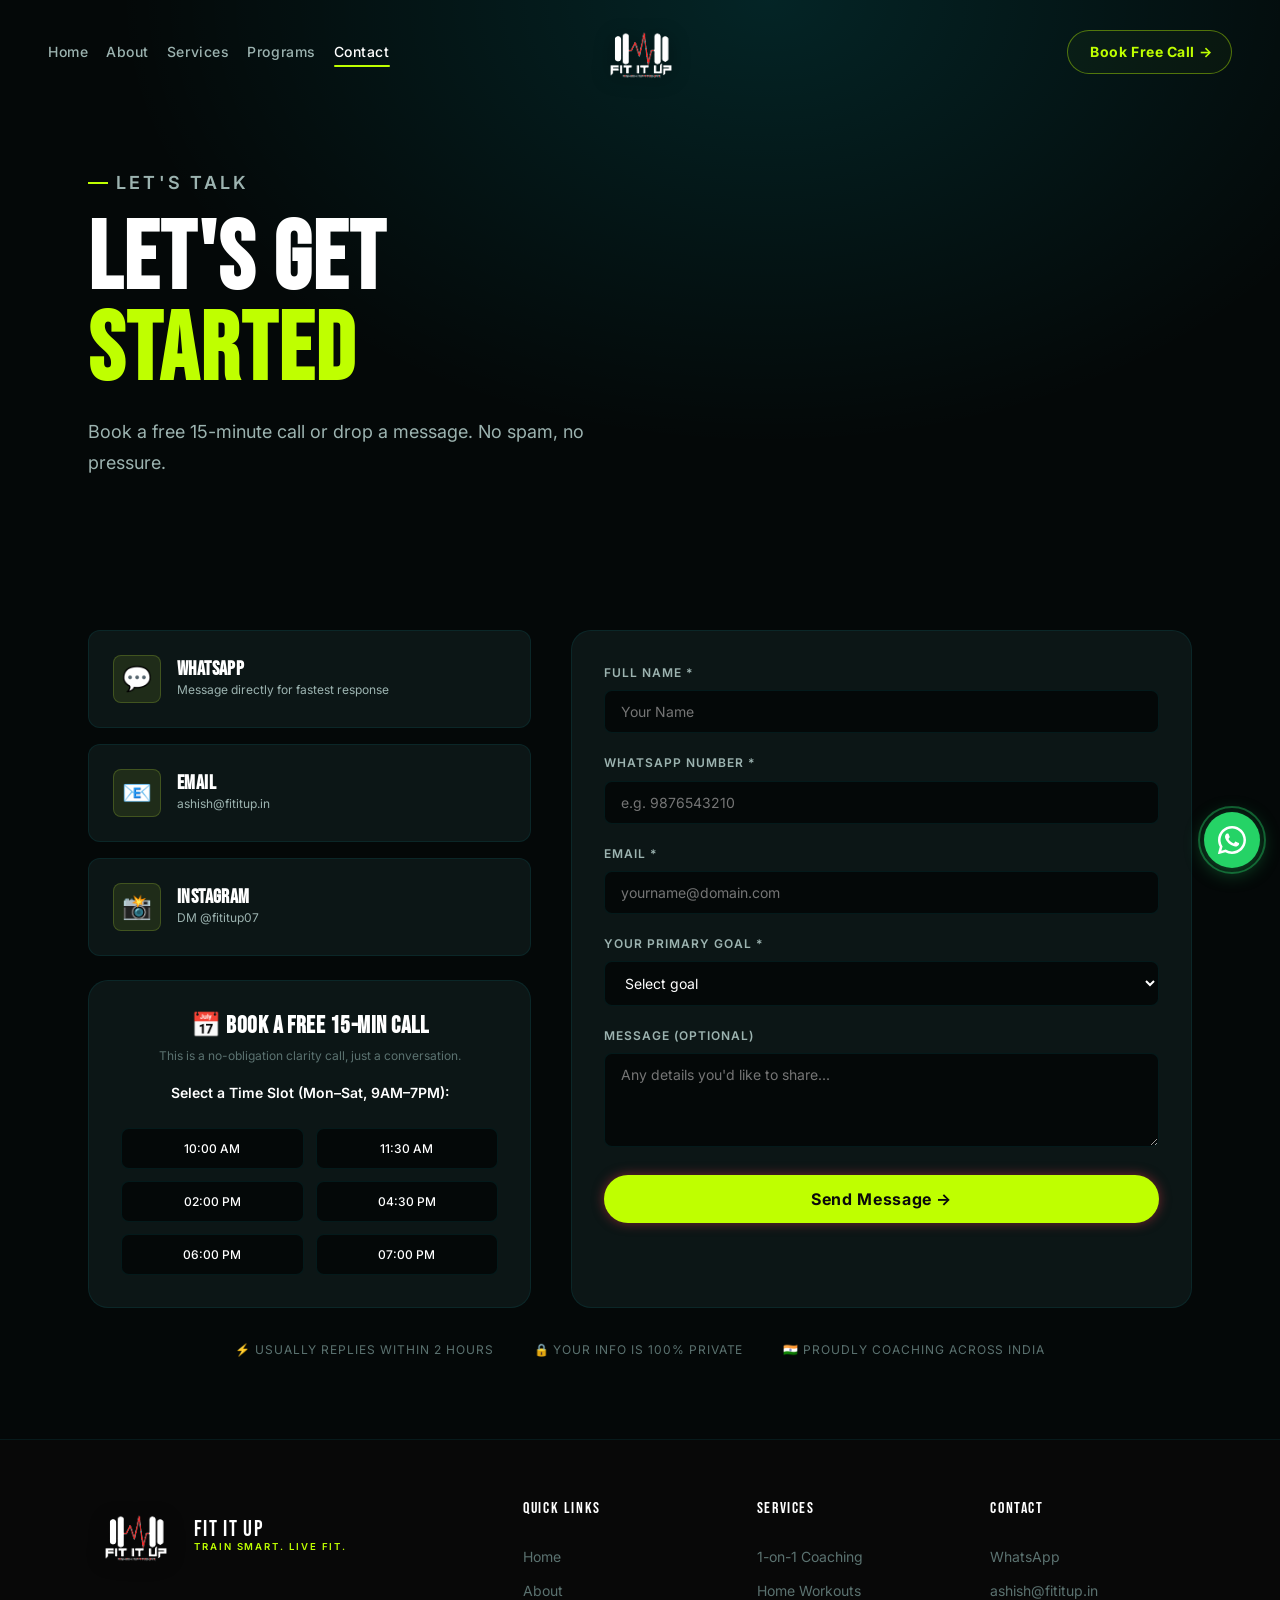
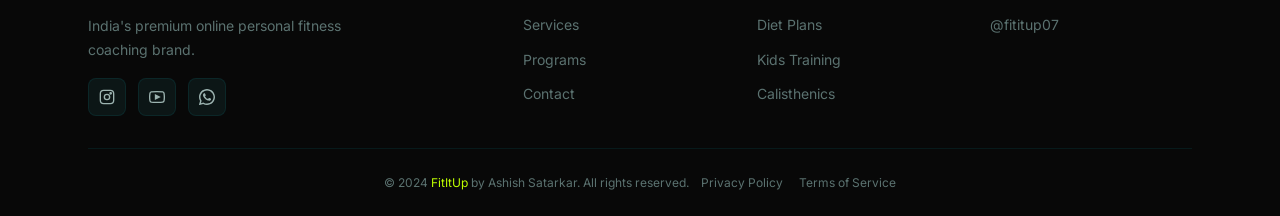
<file: contact.html>
<!DOCTYPE html>
<html lang="en">
<head>
  <meta charset="UTF-8" />
  <meta name="viewport" content="width=device-width, initial-scale=1" />
  <meta name="description" content="Contact Ashish Satarkar | FitItUp. Book a free 15-minute clarity call or message on WhatsApp." />
  <title>Contact Us | FIT IT UP</title>
  <link rel="preconnect" href="https://fonts.googleapis.com" />
  <link rel="preconnect" href="https://fonts.gstatic.com" crossorigin />
  <link href="https://fonts.googleapis.com/css2?family=Bebas+Neue&family=Inter:wght@300;400;500;600;700;800&display=swap" rel="stylesheet" />
  <link rel="stylesheet" href="style.css" />
  <style>
    .page-hero { min-height:42vh;display:flex;align-items:flex-end;padding-top:var(--nav-height);background:var(--clr-bg);position:relative;overflow:hidden; }
    .page-hero::before { content:'';position:absolute;top:0;left:0;right:0;bottom:0;background:radial-gradient(ellipse at 60% 0%,rgba(0,242,254,0.12) 0%,transparent 60%); }
    .page-hero__content { position:relative;z-index:1;padding-block:var(--sp-16) var(--sp-12); }
    .page-hero__eyebrow { font-size:var(--fs-xs);font-weight:var(--fw-semi);color:var(--clr-red);text-transform:uppercase;letter-spacing:0.18em;margin-bottom:var(--sp-4);display:flex;align-items:center;gap:var(--sp-2); }
    .page-hero__eyebrow::before { content:'';display:block;width:20px;height:2px;background:var(--clr-red); }
    .page-hero h1 { font-family:var(--font-heading);font-size:clamp(2.8rem,8vw,6rem);text-transform:uppercase;line-height:0.95;margin-bottom:var(--sp-5); }
    .page-hero p { font-size:var(--fs-md);color:var(--clr-gray-300);max-width:520px;line-height:1.7; }

    /* Contact Grid */
    .contact-layout {
      display: grid;
      grid-template-columns: 1fr;
      gap: var(--sp-10);
      margin-top: var(--sp-6);
    }

    /* Info Blocks */
    .contact-methods {
      display: grid;
      grid-template-columns: 1fr;
      gap: var(--sp-4);
    }
    .method-card {
      background: var(--clr-card);
      border: 1px solid var(--clr-border);
      border-radius: var(--radius-lg);
      padding: var(--sp-6);
      display: flex;
      align-items: center;
      gap: var(--sp-4);
      text-decoration: none;
      transition: all var(--ease-normal);
    }
    .method-card:hover {
      border-color: rgba(200,245,58,0.25);
      transform: translateY(-2px);
    }
    .method-card__icon {
      width: 48px; height: 48px;
      background: rgba(200,245,58,0.1);
      border: 1px solid rgba(200,245,58,0.2);
      border-radius: var(--radius-md);
      display: flex; align-items: center; justify-content: center;
      font-size: 1.5rem;
      flex-shrink: 0;
    }
    .method-card__body h3 {
      font-family: var(--font-heading);
      font-size: var(--fs-lg);
      text-transform: uppercase;
      color: var(--clr-white);
    }
    .method-card__body p { font-size: var(--fs-xs); color: var(--clr-gray-300); }

    /* Form Container */
    .contact-card {
      background: var(--clr-card);
      border: 1px solid var(--clr-border);
      border-radius: var(--radius-xl);
      padding: var(--sp-8);
      position: relative;
    }
    .form-group {
      display: flex;
      flex-direction: column;
      gap: var(--sp-2);
      margin-bottom: var(--sp-5);
    }
    .form-group label {
      font-size: var(--fs-xs);
      font-weight: var(--fw-semi);
      text-transform: uppercase;
      letter-spacing: 0.08em;
      color: var(--clr-gray-300);
    }
    .form-input {
      background: var(--clr-bg);
      border: 1px solid var(--clr-border);
      border-radius: var(--radius-md);
      padding: var(--sp-3) var(--sp-4);
      font-family: var(--font-body);
      font-size: var(--fs-sm);
      color: var(--clr-white);
      transition: border-color var(--ease-fast);
    }
    .form-input:focus {
      outline: none;
      border-color: var(--clr-red);
    }
    .success-state {
      display: none;
      text-align: center;
      padding: var(--sp-10) var(--sp-6);
    }
    .success-state svg {
      width: 64px; height: 64px;
      color: var(--clr-red);
      margin-bottom: var(--sp-4);
    }
    .success-state h3 {
      font-family: var(--font-heading);
      font-size: var(--fs-2xl);
      text-transform: uppercase;
      margin-bottom: var(--sp-2);
    }
    .success-state p {
      font-size: var(--fs-sm);
      color: var(--clr-gray-300);
    }

    /* Booking Widget */
    .booking-widget {
      background: var(--clr-card);
      border: 1px solid var(--clr-border);
      border-radius: var(--radius-xl);
      padding: var(--sp-8);
      text-align: center;
    }
    .booking-widget h3 {
      font-family: var(--font-heading);
      font-size: var(--fs-xl);
      text-transform: uppercase;
      margin-bottom: var(--sp-2);
    }
    .booking-widget__grid {
      display: grid;
      grid-template-columns: repeat(2, 1fr);
      gap: var(--sp-3);
      margin-top: var(--sp-6);
    }
    .time-slot-btn {
      background: var(--clr-bg);
      border: 1px solid var(--clr-border);
      color: var(--clr-white);
      border-radius: var(--radius-md);
      padding: var(--sp-3);
      font-family: var(--font-body);
      font-size: var(--fs-xs);
      font-weight: var(--fw-medium);
      cursor: pointer;
      transition: all var(--ease-fast);
    }
    .time-slot-btn:hover {
      border-color: var(--clr-red);
      color: var(--clr-red);
    }
    .time-slot-btn.is-selected {
      background: var(--clr-red);
      color: #080C08;
      border-color: var(--clr-red);
      font-weight: var(--fw-bold);
    }

    /* Trust Strip */
    .contact-trust {
      display: flex;
      flex-wrap: wrap;
      justify-content: center;
      gap: var(--sp-6) var(--sp-10);
      margin-top: var(--sp-8);
      font-size: var(--fs-xs);
      color: var(--clr-gray-500);
      text-transform: uppercase;
      letter-spacing: 0.08em;
    }

    @media (min-width: 1024px) {
      .contact-layout { grid-template-columns: 5fr 7fr; }
    }
  </style>
</head>
<body>

<!-- NAVBAR -->
<nav class="navbar navbar--scrolled" id="navbar">
  <div class="container navbar__inner">
    <a href="index.html" class="navbar__logo">
      <div class="logo-mark"><img src="images/fititup-logo.png" alt="Fit It Up Emblem" class="logo-img"></div>
    </a>
    <ul class="navbar__links">
      <li><a href="index.html">Home</a></li>
      <li><a href="about.html">About</a></li>
      <li><a href="services.html">Services</a></li>
      <li><a href="programs.html">Programs</a></li>
      <li><a href="contact.html" class="active">Contact</a></li>
    </ul>
    <div class="navbar__cta">
      <a href="contact.html" class="btn btn-primary btn-sm">Book Free Call</a>
    </div>
    <button class="navbar__hamburger" id="hamburger" aria-label="Open menu" aria-expanded="false" aria-controls="mobile-menu">
      <span class="hamburger-line"></span><span class="hamburger-line"></span><span class="hamburger-line"></span>
    </button>
  </div>
</nav>
<div class="mobile-menu" id="mobile-menu" aria-hidden="true">
  <nav class="mobile-menu__nav">
    <a href="index.html">Home <span class="arrow">→</span></a>
    <a href="about.html">About <span class="arrow">→</span></a>
    <a href="services.html">Services <span class="arrow">→</span></a>
    <a href="programs.html">Programs <span class="arrow">→</span></a>
    <a href="contact.html" class="active">Contact <span class="arrow">→</span></a>
  </nav>
  <div class="mobile-menu__cta">
    <a href="https://wa.me/919999999999" class="btn btn-wa" target="_blank" rel="noopener">Chat on WhatsApp</a>
    <a href="contact.html" class="btn btn-primary">Book Free Call</a>
  </div>
</div>

<!-- HERO -->
<section class="page-hero">
  <div class="container page-hero__content">
    <p class="page-hero__eyebrow" data-animate>Let's Talk</p>
    <h1 data-animate data-delay="1">Let's Get<br><span class="text-red">Started</span></h1>
    <p data-animate data-delay="2">Book a free 15-minute call or drop a message. No spam, no pressure.</p>
  </div>
</section>

<!-- CONTACT GRID -->
<section class="section" style="background:var(--clr-bg);">
  <div class="container">
    <div class="contact-layout">

      <!-- Left Column: Methods & Calendar Widget -->
      <div style="display:flex;flex-direction:column;gap:var(--sp-6);" data-animate="left">
        <div class="contact-methods">
          <!-- WhatsApp -->
          <a href="https://wa.me/919999999999?text=Hi%20Ashish!" class="method-card" target="_blank" rel="noopener">
            <div class="method-card__icon">💬</div>
            <div class="method-card__body">
              <h3>WhatsApp</h3>
              <p>Message directly for fastest response</p>
            </div>
          </a>
          <!-- Email -->
          <a href="mailto:ashish@fititup.in" class="method-card">
            <div class="method-card__icon">📧</div>
            <div class="method-card__body">
              <h3>Email</h3>
              <p>ashish@fititup.in</p>
            </div>
          </a>
          <!-- Instagram -->
          <a href="https://instagram.com/fititup07" class="method-card" target="_blank" rel="noopener">
            <div class="method-card__icon">📸</div>
            <div class="method-card__body">
              <h3>Instagram</h3>
              <p>DM @fititup07</p>
            </div>
          </a>
        </div>

        <!-- Booking widget placeholder -->
        <div class="booking-widget">
          <h3>📅 Book a Free 15-Min Call</h3>
          <p class="text-muted" style="font-size:var(--fs-xs);margin-bottom:var(--sp-4);">This is a no-obligation clarity call, just a conversation.</p>
          <p style="font-size:var(--fs-sm);font-weight:var(--fw-semi);">Select a Time Slot (Mon–Sat, 9AM–7PM):</p>
          <div class="booking-widget__grid">
            <button class="time-slot-btn" onclick="selectSlot(this)">10:00 AM</button>
            <button class="time-slot-btn" onclick="selectSlot(this)">11:30 AM</button>
            <button class="time-slot-btn" onclick="selectSlot(this)">02:00 PM</button>
            <button class="time-slot-btn" onclick="selectSlot(this)">04:30 PM</button>
            <button class="time-slot-btn" onclick="selectSlot(this)">06:00 PM</button>
            <button class="time-slot-btn" onclick="selectSlot(this)">07:00 PM</button>
          </div>
          <button class="btn btn-primary btn-sm" id="book-slot-cta" style="width:100%;margin-top:var(--sp-5);display:none;" onclick="confirmBooking()">Confirm Slot</button>
        </div>
      </div>

      <!-- Right Column: Form -->
      <div class="contact-card" data-animate="right" data-delay="1">
        <!-- Form Block -->
        <form id="contact-form" onsubmit="handleFormSubmit(event)">
          <div class="form-group">
            <label for="fname">Full Name *</label>
            <input type="text" id="fname" class="form-input" placeholder="Your Name" required />
          </div>
          <div class="form-group">
            <label for="wa-num">WhatsApp Number *</label>
            <input type="tel" id="wa-num" class="form-input" placeholder="e.g. 9876543210" inputmode="numeric" required />
          </div>
          <div class="form-group">
            <label for="email">Email *</label>
            <input type="email" id="email" class="form-input" placeholder="yourname@domain.com" required />
          </div>
          <div class="form-group">
            <label for="goal">Your Primary Goal *</label>
            <select id="goal" class="form-input" required>
              <option value="" disabled selected>Select goal</option>
              <option value="Fat Loss">Fat Loss</option>
              <option value="Muscle Gain">Muscle Gain</option>
              <option value="General Fitness">General Fitness</option>
              <option value="Kids Training">Kids Training</option>
              <option value="Diet Plan Only">Diet Plan Only</option>
              <option value="Not Sure">Not Sure</option>
            </select>
          </div>
          <div class="form-group">
            <label for="message">Message (Optional)</label>
            <textarea id="message" class="form-input" rows="4" placeholder="Any details you'd like to share..."></textarea>
          </div>
          <button type="submit" class="btn btn-primary" style="width:100%;margin-top:var(--sp-2);">Send Message →</button>
        </form>

        <!-- Success state -->
        <div class="success-state" id="form-success">
          <svg viewBox="0 0 24 24" fill="none" stroke="currentColor" stroke-width="2">
            <path d="M22 11.08V12a10 10 0 1 1-5.93-9.14"/><polyline points="22 4 12 14.01 9 11.01"/>
          </svg>
          <h3>✅ Thanks!</h3>
          <p>Ashish will reach out to you within 24 hours.</p>
        </div>
      </div>

    </div>

    <!-- Trust indicators -->
    <div class="contact-trust">
      <div>⚡ Usually replies within 2 hours</div>
      <div>🔒 Your info is 100% private</div>
      <div>🇮🇳 Proudly coaching across India</div>
    </div>
  </div>
</section>

<!-- FOOTER -->
<footer class="footer">
  <div class="container">
    <div class="footer__grid">
      <div class="footer__brand">
        <a href="index.html" class="navbar__logo" style="display:inline-flex;margin-bottom:var(--sp-4);"><div class="logo-mark"><img src="images/fititup-logo.png" alt="Fit It Up Emblem" class="logo-img"></div><div class="logo-text"><span class="logo-text__main">Fit It Up</span><span class="logo-text__sub">Train Smart. Live Fit.</span></div></a>
        <p>India's premium online personal fitness coaching brand.</p>
        <div class="footer__socials">
          <a href="https://instagram.com/fititup07" class="footer__social-link" target="_blank" rel="noopener"><svg viewBox="0 0 24 24" fill="none" stroke="currentColor" stroke-width="2"><rect x="2" y="2" width="20" height="20" rx="5"/><circle cx="12" cy="12" r="4"/><circle cx="17.5" cy="6.5" r="1" fill="currentColor"/></svg></a>
          <a href="https://youtube.com/@fititup07" class="footer__social-link" target="_blank" rel="noopener"><svg viewBox="0 0 24 24" fill="none" stroke="currentColor" stroke-width="2"><path d="M22.54 6.42a2.78 2.78 0 0 0-1.95-1.96C18.88 4 12 4 12 4s-6.88 0-8.59.46a2.78 2.78 0 0 0-1.95 1.96A29 29 0 0 0 1 12a29 29 0 0 0 .46 5.58A2.78 2.78 0 0 0 3.41 19.6C5.12 20 12 20 12 20s6.88 0 8.59-.46a2.78 2.78 0 0 0 1.95-1.95A29 29 0 0 0 23 12a29 29 0 0 0-.46-5.58z"/><polygon points="9.75 15.02 15.5 12 9.75 8.98 9.75 15.02" fill="currentColor"/></svg></a>
          <a href="https://wa.me/919999999999" class="footer__social-link" target="_blank" rel="noopener"><svg viewBox="0 0 24 24" fill="currentColor"><path d="M17.472 14.382c-.297-.149-1.758-.867-2.03-.967-.273-.099-.471-.148-.67.15-.197.297-.767.966-.94 1.164-.173.199-.347.223-.644.075-.297-.15-1.255-.463-2.39-1.475-.883-.788-1.48-1.761-1.653-2.059-.173-.297-.018-.458.13-.606.134-.133.298-.347.446-.52.149-.174.198-.298.298-.497.099-.198.05-.371-.025-.52-.075-.149-.669-1.612-.916-2.207-.242-.579-.487-.5-.669-.51-.173-.008-.371-.01-.57-.01-.198 0-.52.074-.792.372-.272.297-1.04 1.016-1.04 2.479 0 1.462 1.065 2.875 1.213 3.074.149.198 2.096 3.2 5.077 4.487.709.306 1.262.489 1.694.625.712.227 1.36.195 1.871.118.571-.085 1.758-.719 2.006-1.413.248-.694.248-1.289.173-1.413-.074-.124-.272-.198-.57-.347z"/><path d="M12 0C5.373 0 0 5.373 0 12c0 2.123.554 4.122 1.524 5.862L.057 23.43a.5.5 0 0 0 .614.614l5.568-1.467A11.945 11.945 0 0 0 12 24c6.627 0 12-5.373 12-12S18.627 0 12 0zm0 21.818a9.818 9.818 0 0 1-5.004-1.37l-.36-.213-3.722.981.998-3.647-.234-.376A9.818 9.818 0 1 1 12 21.818z"/></svg></a>
        </div>
      </div>
      <div class="footer__col" id="fc-links"><div class="footer__col-title" onclick="toggleFooterCol('fc-links')">Quick Links<svg class="chevron" viewBox="0 0 24 24" fill="none" stroke="currentColor" stroke-width="2"><polyline points="6 9 12 15 18 9"/></svg></div><div class="footer__col-links"><a href="index.html">Home</a><a href="about.html">About</a><a href="services.html">Services</a><a href="programs.html">Programs</a><a href="contact.html">Contact</a></div></div>
      <div class="footer__col" id="fc-services"><div class="footer__col-title" onclick="toggleFooterCol('fc-services')">Services<svg class="chevron" viewBox="0 0 24 24" fill="none" stroke="currentColor" stroke-width="2"><polyline points="6 9 12 15 18 9"/></svg></div><div class="footer__col-links"><a href="services.html">1-on-1 Coaching</a><a href="services.html">Home Workouts</a><a href="services.html">Diet Plans</a><a href="services.html">Kids Training</a><a href="services.html">Calisthenics</a></div></div>
      <div class="footer__col" id="fc-contact"><div class="footer__col-title" onclick="toggleFooterCol('fc-contact')">Contact<svg class="chevron" viewBox="0 0 24 24" fill="none" stroke="currentColor" stroke-width="2"><polyline points="6 9 12 15 18 9"/></svg></div><div class="footer__col-links"><a href="https://wa.me/919999999999" target="_blank" rel="noopener">WhatsApp</a><a href="mailto:ashish@fititup.in">ashish@fititup.in</a><a href="https://instagram.com/fititup07" target="_blank" rel="noopener">@fititup07</a></div></div>
    </div>
    <div class="footer__bottom">
      <p class="footer__copyright">© 2024 <span>FitItUp</span> by Ashish Satarkar. All rights reserved.</p>
      <div class="footer__policy-links"><a href="#">Privacy Policy</a><a href="#">Terms of Service</a></div>
    </div>
  </div>
</footer>

<a href="https://wa.me/919999999999" class="wa-float" target="_blank" rel="noopener" aria-label="WhatsApp">
  <svg viewBox="0 0 24 24" fill="white"><path d="M17.472 14.382c-.297-.149-1.758-.867-2.03-.967-.273-.099-.471-.148-.67.15-.197.297-.767.966-.94 1.164-.173.199-.347.223-.644.075-.297-.15-1.255-.463-2.39-1.475-.883-.788-1.48-1.761-1.653-2.059-.173-.297-.018-.458.13-.606.134-.133.298-.347.446-.52.149-.174.198-.298.298-.497.099-.198.05-.371-.025-.52-.075-.149-.669-1.612-.916-2.207-.242-.579-.487-.5-.669-.51-.173-.008-.371-.01-.57-.01-.198 0-.52.074-.792.372-.272.297-1.04 1.016-1.04 2.479 0 1.462 1.065 2.875 1.213 3.074.149.198 2.096 3.2 5.077 4.487.709.306 1.262.489 1.694.625.712.227 1.36.195 1.871.118.571-.085 1.758-.719 2.006-1.413.248-.694.248-1.289.173-1.413-.074-.124-.272-.198-.57-.347z"/><path d="M12 0C5.373 0 0 5.373 0 12c0 2.123.554 4.122 1.524 5.862L.057 23.43a.5.5 0 0 0 .614.614l5.568-1.467A11.945 11.945 0 0 0 12 24c6.627 0 12-5.373 12-12S18.627 0 12 0zm0 21.818a9.818 9.818 0 0 1-5.004-1.37l-.36-.213-3.722.981.998-3.647-.234-.376A9.818 9.818 0 1 1 12 21.818z"/></svg>
</a>
<div class="mobile-cta-bar">
  <a href="https://wa.me/919999999999" class="btn btn-wa" target="_blank" rel="noopener">WhatsApp</a>
  <a href="contact.html" class="btn btn-primary" style="flex:2;">🚀 Book My Free Call</a>
</div>

<script src="script.js"></script>
<script>
  function toggleFooterCol(id){const c=document.getElementById(id);if(window.innerWidth<768)c.classList.toggle('is-open');}

  // Time slot select
  let selectedSlotBtn = null;
  function selectSlot(btn) {
    if(selectedSlotBtn) selectedSlotBtn.classList.remove('is-selected');
    btn.classList.add('is-selected');
    selectedSlotBtn = btn;
    document.getElementById('book-slot-cta').style.display = 'block';
  }

  function confirmBooking() {
    if(selectedSlotBtn) {
      alert(`📅 Slot Selected: ${selectedSlotBtn.textContent} (Mon–Sat). Ashish will send you the WhatsApp/Google Meet invite link!`);
    }
  }

  // Contact Form Onsubmit Success State
  function handleFormSubmit(e) {
    e.preventDefault();
    document.getElementById('contact-form').style.display = 'none';
    document.getElementById('form-success').style.display = 'block';
  }
</script>
</body>
</html>
</file>
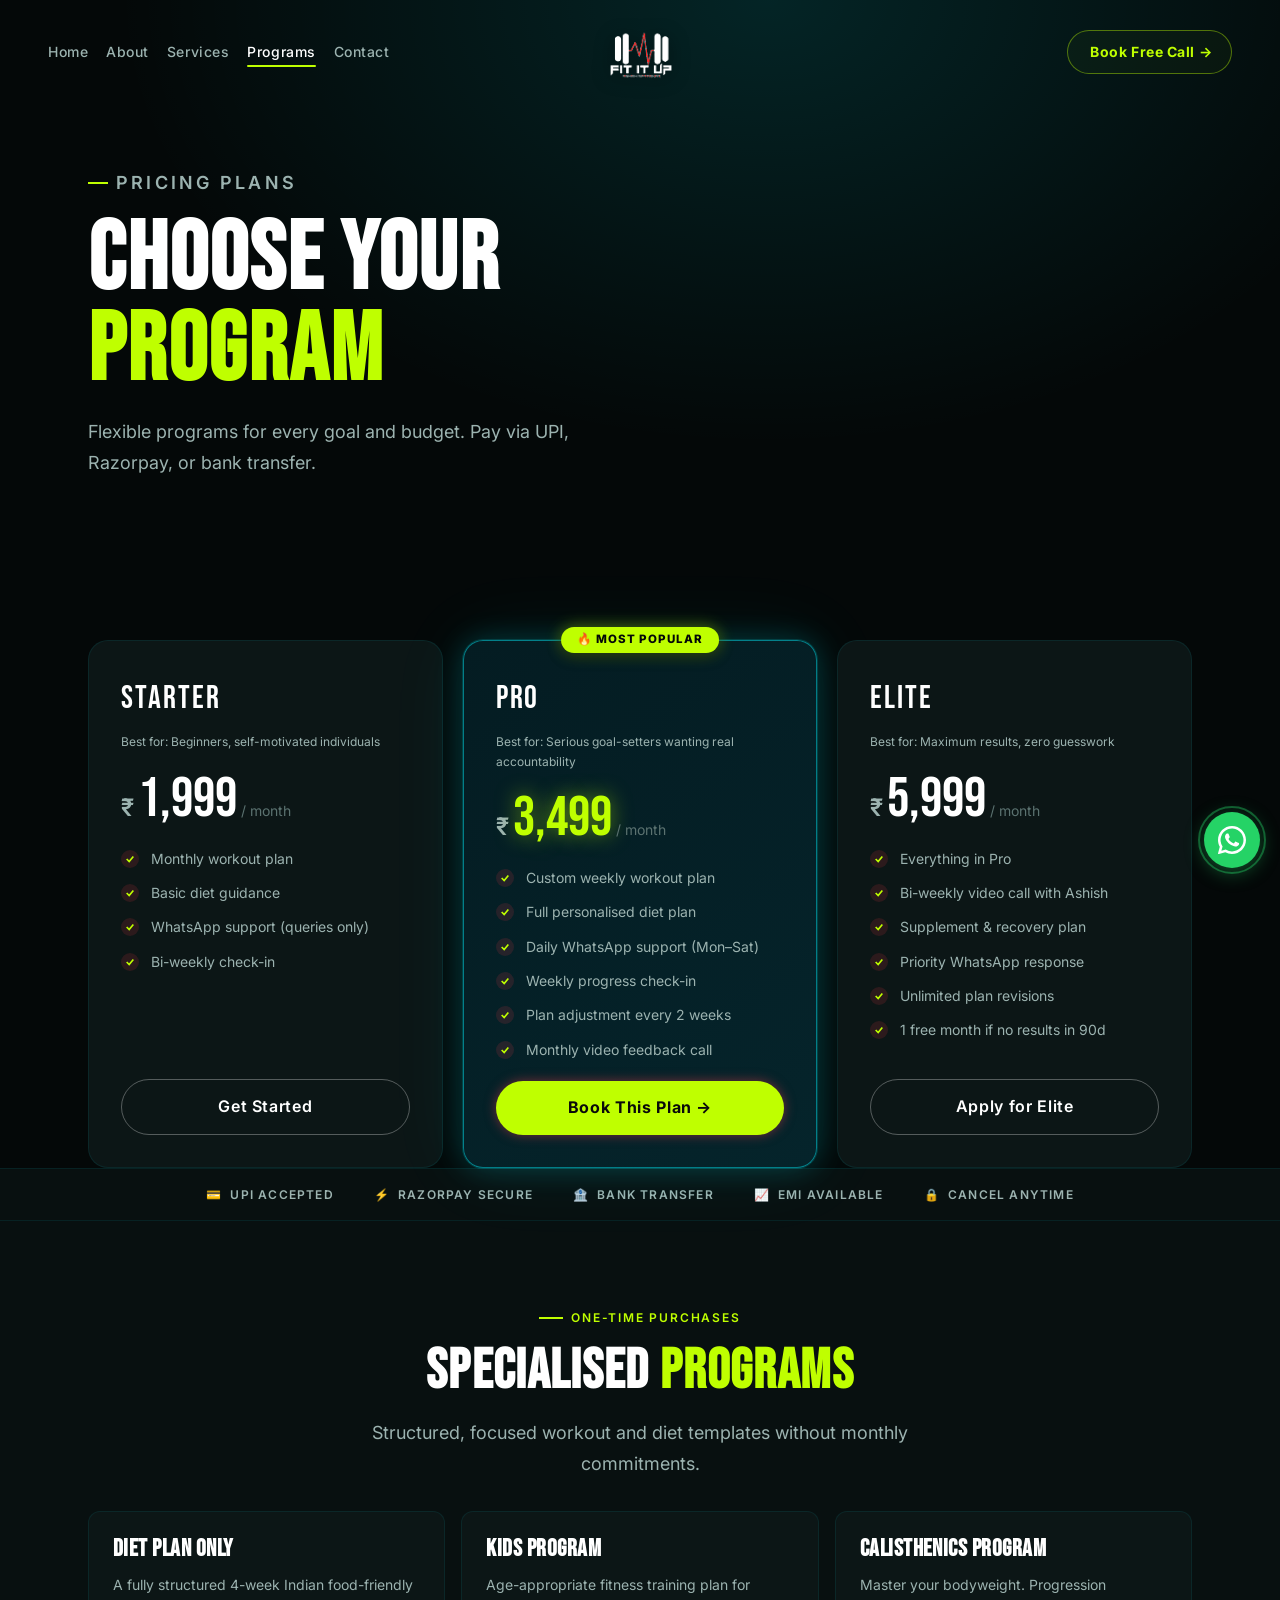
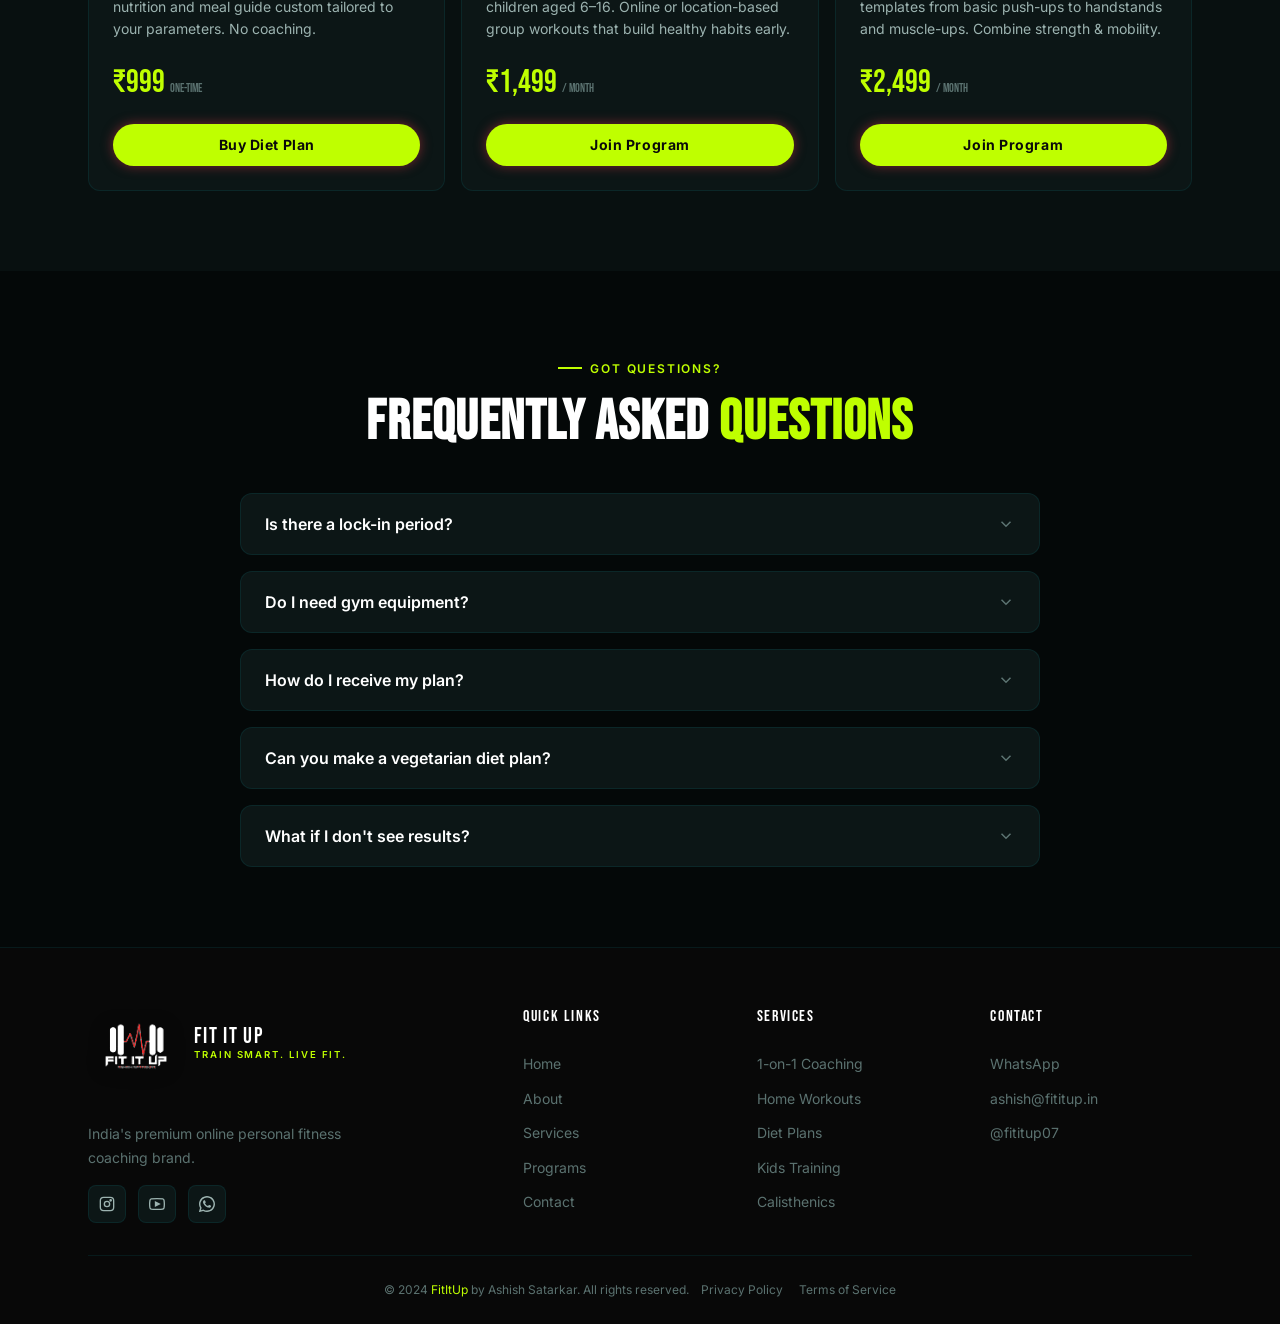
<file: programs.html>
<!DOCTYPE html>
<html lang="en">
<head>
  <meta charset="UTF-8" />
  <meta name="viewport" content="width=device-width, initial-scale=1" />
  <meta name="description" content="FitItUp Pricing and Programs | Starter, Pro, and Elite plans. Sustainable fitness packages in ₹ INR for any budget." />
  <title>Programs &amp; Pricing | FIT IT UP</title>
  <link rel="preconnect" href="https://fonts.googleapis.com" />
  <link rel="preconnect" href="https://fonts.gstatic.com" crossorigin />
  <link href="https://fonts.googleapis.com/css2?family=Bebas+Neue&family=Inter:wght@300;400;500;600;700;800&display=swap" rel="stylesheet" />
  <link rel="stylesheet" href="style.css" />
  <style>
    .page-hero { min-height:42vh;display:flex;align-items:flex-end;padding-top:var(--nav-height);background:var(--clr-bg);position:relative;overflow:hidden; }
    .page-hero::before { content:'';position:absolute;top:0;left:0;right:0;bottom:0;background:radial-gradient(ellipse at 60% 0%,rgba(0,242,254,0.12) 0%,transparent 60%); }
    .page-hero__content { position:relative;z-index:1;padding-block:var(--sp-16) var(--sp-12); }
    .page-hero__eyebrow { font-size:var(--fs-xs);font-weight:var(--fw-semi);color:var(--clr-red);text-transform:uppercase;letter-spacing:0.18em;margin-bottom:var(--sp-4);display:flex;align-items:center;gap:var(--sp-2); }
    .page-hero__eyebrow::before { content:'';display:block;width:20px;height:2px;background:var(--clr-red); }
    .page-hero h1 { font-family:var(--font-heading);font-size:clamp(2.8rem,8vw,6rem);text-transform:uppercase;line-height:0.95;margin-bottom:var(--sp-5); }
    .page-hero p { font-size:var(--fs-md);color:var(--clr-gray-300);max-width:520px;line-height:1.7; }

    /* Trust Strip */
    .trust-strip {
      background: var(--clr-bg-2);
      border-top: 1px solid var(--clr-border);
      border-bottom: 1px solid var(--clr-border);
      padding-block: var(--sp-4);
      overflow: hidden;
    }
    .trust-strip__inner {
      display: flex;
      flex-wrap: wrap;
      justify-content: center;
      gap: var(--sp-6) var(--sp-10);
      font-size: var(--fs-xs);
      color: var(--clr-gray-300);
      text-transform: uppercase;
      letter-spacing: 0.1em;
      font-weight: var(--fw-semi);
    }
    .trust-strip__item { display: flex; align-items: center; gap: var(--sp-2); }
    .trust-strip__item span { color: var(--clr-red); }

    /* One Time Plans Grid */
    .onetime-grid {
      display: grid;
      grid-template-columns: 1fr;
      gap: var(--sp-4);
      margin-top: var(--sp-8);
    }
    .onetime-card {
      background: var(--clr-card);
      border: 1px solid var(--clr-border);
      border-radius: var(--radius-lg);
      padding: var(--sp-6);
      display: flex;
      flex-direction: column;
      justify-content: space-between;
      gap: var(--sp-4);
      transition: border-color var(--ease-normal);
    }
    .onetime-card:hover { border-color: rgba(200,245,58,0.25); }
    .onetime-card__title { font-family: var(--font-heading); font-size: var(--fs-xl); text-transform: uppercase; }
    .onetime-card__price { font-family: var(--font-heading); font-size: var(--fs-2xl); color: var(--clr-red); }
    .onetime-card__desc { font-size: var(--fs-sm); color: var(--clr-gray-300); line-height: 1.6; }

    /* FAQ Section */
    .faq-list {
      max-width: 800px;
      margin-inline: auto;
      margin-top: var(--sp-10);
      display: flex;
      flex-direction: column;
      gap: var(--sp-4);
    }
    .faq-item {
      background: var(--clr-card);
      border: 1px solid var(--clr-border);
      border-radius: var(--radius-lg);
      overflow: hidden;
      transition: border-color var(--ease-normal);
    }
    .faq-item:hover { border-color: rgba(200,245,58,0.2); }
    .faq-trigger {
      width: 100%;
      background: none;
      border: none;
      padding: var(--sp-5) var(--sp-6);
      text-align: left;
      font-family: var(--font-body);
      font-size: var(--fs-base);
      font-weight: var(--fw-semi);
      color: var(--clr-white);
      cursor: pointer;
      display: flex;
      justify-content: space-between;
      align-items: center;
      gap: var(--sp-4);
    }
    .faq-trigger svg {
      width: 18px; height: 18px;
      color: var(--clr-gray-500);
      transition: transform var(--ease-normal);
      flex-shrink: 0;
    }
    .faq-item.is-open .faq-trigger svg { transform: rotate(180deg); color: var(--clr-red); }
    .faq-panel {
      max-height: 0;
      overflow: hidden;
      transition: max-height var(--ease-normal) ease-out;
    }
    .faq-content {
      padding: 0 var(--sp-6) var(--sp-6);
      font-size: var(--fs-sm);
      color: var(--clr-gray-300);
      line-height: 1.7;
    }

    @media (min-width: 768px) {
      .onetime-grid { grid-template-columns: repeat(3, 1fr); }
    }
  </style>
</head>
<body>

<!-- NAVBAR -->
<nav class="navbar navbar--scrolled" id="navbar">
  <div class="container navbar__inner">
    <a href="index.html" class="navbar__logo">
      <div class="logo-mark"><img src="images/fititup-logo.png" alt="Fit It Up Emblem" class="logo-img"></div>
    </a>
    <ul class="navbar__links">
      <li><a href="index.html">Home</a></li>
      <li><a href="about.html">About</a></li>
      <li><a href="services.html">Services</a></li>
      <li><a href="programs.html" class="active">Programs</a></li>
      <li><a href="contact.html">Contact</a></li>
    </ul>
    <div class="navbar__cta">
      <a href="contact.html" class="btn btn-primary btn-sm">Book Free Call</a>
    </div>
    <button class="navbar__hamburger" id="hamburger" aria-label="Open menu" aria-expanded="false" aria-controls="mobile-menu">
      <span class="hamburger-line"></span><span class="hamburger-line"></span><span class="hamburger-line"></span>
    </button>
  </div>
</nav>
<div class="mobile-menu" id="mobile-menu" aria-hidden="true">
  <nav class="mobile-menu__nav">
    <a href="index.html">Home <span class="arrow">→</span></a>
    <a href="about.html">About <span class="arrow">→</span></a>
    <a href="services.html">Services <span class="arrow">→</span></a>
    <a href="programs.html" class="active">Programs <span class="arrow">→</span></a>
    <a href="contact.html">Contact <span class="arrow">→</span></a>
  </nav>
  <div class="mobile-menu__cta">
    <a href="https://wa.me/919999999999" class="btn btn-wa" target="_blank" rel="noopener">Chat on WhatsApp</a>
    <a href="contact.html" class="btn btn-primary">Book Free Call</a>
  </div>
</div>

<!-- HERO -->
<section class="page-hero">
  <div class="container page-hero__content">
    <p class="page-hero__eyebrow" data-animate>Pricing Plans</p>
    <h1 data-animate data-delay="1">Choose Your<br><span class="text-red">Program</span></h1>
    <p data-animate data-delay="2">Flexible programs for every goal and budget. Pay via UPI, Razorpay, or bank transfer.</p>
  </div>
</section>

<!-- PRICING GRIDS -->
<section class="section" style="background:var(--clr-bg);padding-bottom:0;">
  <div class="container">
    <div class="pricing__grid" style="margin-top:0;">
      
      <!-- Starter -->
      <div class="pricing-card" data-animate data-delay="1">
        <div>
          <div class="pricing-card__name">Starter</div>
          <p class="pricing-card__desc" style="font-size:var(--fs-xs);margin-top:var(--sp-2);">Best for: Beginners, self-motivated individuals</p>
        </div>
        <div class="pricing-card__price">
          <span class="currency">₹</span>
          <span class="amount">1,999</span>
          <span class="period">/ month</span>
        </div>
        <ul class="pricing-card__features">
          <li class="pricing-card__feature">
            <span class="check"><svg viewBox="0 0 12 12" fill="none" stroke="currentColor" stroke-width="2"><polyline points="2,6 5,9 10,3"/></svg></span>
            Monthly workout plan
          </li>
          <li class="pricing-card__feature">
            <span class="check"><svg viewBox="0 0 12 12" fill="none" stroke="currentColor" stroke-width="2"><polyline points="2,6 5,9 10,3"/></svg></span>
            Basic diet guidance
          </li>
          <li class="pricing-card__feature">
            <span class="check"><svg viewBox="0 0 12 12" fill="none" stroke="currentColor" stroke-width="2"><polyline points="2,6 5,9 10,3"/></svg></span>
            WhatsApp support (queries only)
          </li>
          <li class="pricing-card__feature">
            <span class="check"><svg viewBox="0 0 12 12" fill="none" stroke="currentColor" stroke-width="2"><polyline points="2,6 5,9 10,3"/></svg></span>
            Bi-weekly check-in
          </li>
        </ul>
        <a href="https://wa.me/919999999999?text=Hi%20Ashish%2C%20I%27m%20interested%20in%20the%20Starter%20Plan!" class="btn btn-outline" target="_blank" rel="noopener">Get Started</a>
      </div>

      <!-- Pro (Featured) -->
      <div class="pricing-card pricing-card--featured" data-animate data-delay="2">
        <div class="pricing-card__badge">🔥 Most Popular</div>
        <div>
          <div class="pricing-card__name">Pro</div>
          <p class="pricing-card__desc" style="font-size:var(--fs-xs);margin-top:var(--sp-2);">Best for: Serious goal-setters wanting real accountability</p>
        </div>
        <div class="pricing-card__price">
          <span class="currency">₹</span>
          <span class="amount">3,499</span>
          <span class="period">/ month</span>
        </div>
        <ul class="pricing-card__features">
          <li class="pricing-card__feature">
            <span class="check"><svg viewBox="0 0 12 12" fill="none" stroke="currentColor" stroke-width="2"><polyline points="2,6 5,9 10,3"/></svg></span>
            Custom weekly workout plan
          </li>
          <li class="pricing-card__feature">
            <span class="check"><svg viewBox="0 0 12 12" fill="none" stroke="currentColor" stroke-width="2"><polyline points="2,6 5,9 10,3"/></svg></span>
            Full personalised diet plan
          </li>
          <li class="pricing-card__feature">
            <span class="check"><svg viewBox="0 0 12 12" fill="none" stroke="currentColor" stroke-width="2"><polyline points="2,6 5,9 10,3"/></svg></span>
            Daily WhatsApp support (Mon–Sat)
          </li>
          <li class="pricing-card__feature">
            <span class="check"><svg viewBox="0 0 12 12" fill="none" stroke="currentColor" stroke-width="2"><polyline points="2,6 5,9 10,3"/></svg></span>
            Weekly progress check-in
          </li>
          <li class="pricing-card__feature">
            <span class="check"><svg viewBox="0 0 12 12" fill="none" stroke="currentColor" stroke-width="2"><polyline points="2,6 5,9 10,3"/></svg></span>
            Plan adjustment every 2 weeks
          </li>
          <li class="pricing-card__feature">
            <span class="check"><svg viewBox="0 0 12 12" fill="none" stroke="currentColor" stroke-width="2"><polyline points="2,6 5,9 10,3"/></svg></span>
            Monthly video feedback call
          </li>
        </ul>
        <a href="https://wa.me/919999999999?text=Hi%20Ashish%2C%20I%27m%20interested%20in%20the%20Pro%20Plan!" class="btn btn-primary">Book This Plan →</a>
      </div>

      <!-- Elite -->
      <div class="pricing-card" data-animate data-delay="3">
        <div>
          <div class="pricing-card__name">Elite</div>
          <p class="pricing-card__desc" style="font-size:var(--fs-xs);margin-top:var(--sp-2);">Best for: Maximum results, zero guesswork</p>
        </div>
        <div class="pricing-card__price">
          <span class="currency">₹</span>
          <span class="amount">5,999</span>
          <span class="period">/ month</span>
        </div>
        <ul class="pricing-card__features">
          <li class="pricing-card__feature">
            <span class="check"><svg viewBox="0 0 12 12" fill="none" stroke="currentColor" stroke-width="2"><polyline points="2,6 5,9 10,3"/></svg></span>
            Everything in Pro
          </li>
          <li class="pricing-card__feature">
            <span class="check"><svg viewBox="0 0 12 12" fill="none" stroke="currentColor" stroke-width="2"><polyline points="2,6 5,9 10,3"/></svg></span>
            Bi-weekly video call with Ashish
          </li>
          <li class="pricing-card__feature">
            <span class="check"><svg viewBox="0 0 12 12" fill="none" stroke="currentColor" stroke-width="2"><polyline points="2,6 5,9 10,3"/></svg></span>
            Supplement &amp; recovery plan
          </li>
          <li class="pricing-card__feature">
            <span class="check"><svg viewBox="0 0 12 12" fill="none" stroke="currentColor" stroke-width="2"><polyline points="2,6 5,9 10,3"/></svg></span>
            Priority WhatsApp response
          </li>
          <li class="pricing-card__feature">
            <span class="check"><svg viewBox="0 0 12 12" fill="none" stroke="currentColor" stroke-width="2"><polyline points="2,6 5,9 10,3"/></svg></span>
            Unlimited plan revisions
          </li>
          <li class="pricing-card__feature">
            <span class="check"><svg viewBox="0 0 12 12" fill="none" stroke="currentColor" stroke-width="2"><polyline points="2,6 5,9 10,3"/></svg></span>
            1 free month if no results in 90d
          </li>
        </ul>
        <a href="https://wa.me/919999999999?text=Hi%20Ashish%2C%20I%27m%20interested%20in%20the%20Elite%20Plan!" class="btn btn-outline" target="_blank" rel="noopener">Apply for Elite</a>
      </div>

    </div>
  </div>
</section>

<!-- Payment Trust Strip -->
<div class="trust-strip">
  <div class="container trust-strip__inner">
    <div class="trust-strip__item"><span>💳</span> UPI Accepted</div>
    <div class="trust-strip__item"><span>⚡</span> Razorpay Secure</div>
    <div class="trust-strip__item"><span>🏦</span> Bank Transfer</div>
    <div class="trust-strip__item"><span>📈</span> EMI Available</div>
    <div class="trust-strip__item"><span>🔒</span> Cancel Anytime</div>
  </div>
</div>

<!-- ONE-TIME PLANS -->
<section class="section" style="background:var(--clr-bg-2);">
  <div class="container">
    <div class="text-center" data-animate>
      <p class="section-label" style="justify-content:center;">One-Time Purchases</p>
      <h2 class="section-title">Specialised <span class="text-red">Programs</span></h2>
      <p class="section-subtitle" style="margin-inline:auto;margin-top:var(--sp-3);">Structured, focused workout and diet templates without monthly commitments.</p>
    </div>

    <div class="onetime-grid">
      <!-- Diet Plan -->
      <div class="onetime-card" data-animate data-delay="1">
        <div>
          <h3 class="onetime-card__title">Diet Plan Only</h3>
          <p class="onetime-card__desc" style="margin-top:var(--sp-3);">A fully structured 4-week Indian food-friendly nutrition and meal guide custom tailored to your parameters. No coaching.</p>
        </div>
        <div>
          <div class="onetime-card__price">₹999 <span style="font-size:var(--fs-xs);color:var(--clr-gray-500);">one-time</span></div>
          <a href="https://wa.me/919999999999?text=Hi%20Ashish%2C%20I%20want%20the%20Diet%20Plan%20Only!" class="btn btn-primary btn-sm" style="width:100%;margin-top:var(--sp-4);" target="_blank" rel="noopener">Buy Diet Plan</a>
        </div>
      </div>

      <!-- Kids Program -->
      <div class="onetime-card" data-animate data-delay="2">
        <div>
          <h3 class="onetime-card__title">Kids Program</h3>
          <p class="onetime-card__desc" style="margin-top:var(--sp-3);">Age-appropriate fitness training plan for children aged 6–16. Online or location-based group workouts that build healthy habits early.</p>
        </div>
        <div>
          <div class="onetime-card__price">₹1,499 <span style="font-size:var(--fs-xs);color:var(--clr-gray-500);">/ month</span></div>
          <a href="https://wa.me/919999999999?text=Hi%20Ashish%2C%20I%27m%20interested%20in%20the%20Kids%20Fitness%20Program!" class="btn btn-primary btn-sm" style="width:100%;margin-top:var(--sp-4);" target="_blank" rel="noopener">Join Program</a>
        </div>
      </div>

      <!-- Calisthenics Program -->
      <div class="onetime-card" data-animate data-delay="3">
        <div>
          <h3 class="onetime-card__title">Calisthenics Program</h3>
          <p class="onetime-card__desc" style="margin-top:var(--sp-3);">Master your bodyweight. Progression templates from basic push-ups to handstands and muscle-ups. Combine strength &amp; mobility.</p>
        </div>
        <div>
          <div class="onetime-card__price">₹2,499 <span style="font-size:var(--fs-xs);color:var(--clr-gray-500);">/ month</span></div>
          <a href="https://wa.me/919999999999?text=Hi%20Ashish%2C%20I%27m%20interested%20in%20the%20Calisthenics%20Program!" class="btn btn-primary btn-sm" style="width:100%;margin-top:var(--sp-4);" target="_blank" rel="noopener">Join Program</a>
        </div>
      </div>
    </div>
  </div>
</section>

<!-- FAQs -->
<section class="section" style="background:var(--clr-bg);">
  <div class="container">
    <div class="text-center" data-animate>
      <p class="section-label" style="justify-content:center;">Got Questions?</p>
      <h2 class="section-title">Frequently Asked <span class="text-red">Questions</span></h2>
    </div>

    <div class="faq-list">
      <!-- FAQ 1 -->
      <div class="faq-item" data-animate data-delay="1">
        <button class="faq-trigger" onclick="toggleFaq(this)">
          Is there a lock-in period?
          <svg viewBox="0 0 24 24" fill="none" stroke="currentColor" stroke-width="2"><polyline points="6 9 12 15 18 9"/></svg>
        </button>
        <div class="faq-panel">
          <div class="faq-content">
            No, there is absolutely no lock-in period. You pay on a monthly subscription basis and can cancel anytime after your current month expires.
          </div>
        </div>
      </div>

      <!-- FAQ 2 -->
      <div class="faq-item" data-animate data-delay="2">
        <button class="faq-trigger" onclick="toggleFaq(this)">
          Do I need gym equipment?
          <svg viewBox="0 0 24 24" fill="none" stroke="currentColor" stroke-width="2"><polyline points="6 9 12 15 18 9"/></svg>
        </button>
        <div class="faq-panel">
          <div class="faq-content">
            No gym equipment is required. All programs can be adapted entirely to home environments using bodyweight and minimal items like resistance bands.
          </div>
        </div>
      </div>

      <!-- FAQ 3 -->
      <div class="faq-item" data-animate data-delay="3">
        <button class="faq-trigger" onclick="toggleFaq(this)">
          How do I receive my plan?
          <svg viewBox="0 0 24 24" fill="none" stroke="currentColor" stroke-width="2"><polyline points="6 9 12 15 18 9"/></svg>
        </button>
        <div class="faq-panel">
          <div class="faq-content">
            You will receive your customized diet and workout charts via WhatsApp and as a PDF document within 48 hours of completing your onboarding consultation.
          </div>
        </div>
      </div>

      <!-- FAQ 4 -->
      <div class="faq-item" data-animate data-delay="4">
        <button class="faq-trigger" onclick="toggleFaq(this)">
          Can you make a vegetarian diet plan?
          <svg viewBox="0 0 24 24" fill="none" stroke="currentColor" stroke-width="2"><polyline points="6 9 12 15 18 9"/></svg>
        </button>
        <div class="faq-panel">
          <div class="faq-content">
            Absolutely. All nutrition plans are fully customisable around your preferences, whether you are pure vegetarian, eggetarian, or non-vegetarian.
          </div>
        </div>
      </div>

      <!-- FAQ 5 -->
      <div class="faq-item" data-animate data-delay="5">
        <button class="faq-trigger" onclick="toggleFaq(this)">
          What if I don't see results?
          <svg viewBox="0 0 24 24" fill="none" stroke="currentColor" stroke-width="2"><polyline points="6 9 12 15 18 9"/></svg>
        </button>
        <div class="faq-panel">
          <div class="faq-content">
            The Elite package comes with a results guarantee: if you follow the program consistently for 90 days and see no progress, you get 1 month of additional coaching completely free.
          </div>
        </div>
      </div>
    </div>
  </div>
</section>

<!-- FOOTER -->
<footer class="footer">
  <div class="container">
    <div class="footer__grid">
      <div class="footer__brand">
        <a href="index.html" class="navbar__logo" style="display:inline-flex;margin-bottom:var(--sp-4);"><div class="logo-mark"><img src="images/fititup-logo.png" alt="Fit It Up Emblem" class="logo-img"></div><div class="logo-text"><span class="logo-text__main">Fit It Up</span><span class="logo-text__sub">Train Smart. Live Fit.</span></div></a>
        <p>India's premium online personal fitness coaching brand.</p>
        <div class="footer__socials">
          <a href="https://instagram.com/fititup07" class="footer__social-link" target="_blank" rel="noopener"><svg viewBox="0 0 24 24" fill="none" stroke="currentColor" stroke-width="2"><rect x="2" y="2" width="20" height="20" rx="5"/><circle cx="12" cy="12" r="4"/><circle cx="17.5" cy="6.5" r="1" fill="currentColor"/></svg></a>
          <a href="https://youtube.com/@fititup07" class="footer__social-link" target="_blank" rel="noopener"><svg viewBox="0 0 24 24" fill="none" stroke="currentColor" stroke-width="2"><path d="M22.54 6.42a2.78 2.78 0 0 0-1.95-1.96C18.88 4 12 4 12 4s-6.88 0-8.59.46a2.78 2.78 0 0 0-1.95 1.96A29 29 0 0 0 1 12a29 29 0 0 0 .46 5.58A2.78 2.78 0 0 0 3.41 19.6C5.12 20 12 20 12 20s6.88 0 8.59-.46a2.78 2.78 0 0 0 1.95-1.95A29 29 0 0 0 23 12a29 29 0 0 0-.46-5.58z"/><polygon points="9.75 15.02 15.5 12 9.75 8.98 9.75 15.02" fill="currentColor"/></svg></a>
          <a href="https://wa.me/919999999999" class="footer__social-link" target="_blank" rel="noopener"><svg viewBox="0 0 24 24" fill="currentColor"><path d="M17.472 14.382c-.297-.149-1.758-.867-2.03-.967-.273-.099-.471-.148-.67.15-.197.297-.767.966-.94 1.164-.173.199-.347.223-.644.075-.297-.15-1.255-.463-2.39-1.475-.883-.788-1.48-1.761-1.653-2.059-.173-.297-.018-.458.13-.606.134-.133.298-.347.446-.52.149-.174.198-.298.298-.497.099-.198.05-.371-.025-.52-.075-.149-.669-1.612-.916-2.207-.242-.579-.487-.5-.669-.51-.173-.008-.371-.01-.57-.01-.198 0-.52.074-.792.372-.272.297-1.04 1.016-1.04 2.479 0 1.462 1.065 2.875 1.213 3.074.149.198 2.096 3.2 5.077 4.487.709.306 1.262.489 1.694.625.712.227 1.36.195 1.871.118.571-.085 1.758-.719 2.006-1.413.248-.694.248-1.289.173-1.413-.074-.124-.272-.198-.57-.347z"/><path d="M12 0C5.373 0 0 5.373 0 12c0 2.123.554 4.122 1.524 5.862L.057 23.43a.5.5 0 0 0 .614.614l5.568-1.467A11.945 11.945 0 0 0 12 24c6.627 0 12-5.373 12-12S18.627 0 12 0zm0 21.818a9.818 9.818 0 0 1-5.004-1.37l-.36-.213-3.722.981.998-3.647-.234-.376A9.818 9.818 0 1 1 12 21.818z"/></svg></a>
        </div>
      </div>
      <div class="footer__col" id="fc-links"><div class="footer__col-title" onclick="toggleFooterCol('fc-links')">Quick Links<svg class="chevron" viewBox="0 0 24 24" fill="none" stroke="currentColor" stroke-width="2"><polyline points="6 9 12 15 18 9"/></svg></div><div class="footer__col-links"><a href="index.html">Home</a><a href="about.html">About</a><a href="services.html">Services</a><a href="programs.html">Programs</a><a href="contact.html">Contact</a></div></div>
      <div class="footer__col" id="fc-services"><div class="footer__col-title" onclick="toggleFooterCol('fc-services')">Services<svg class="chevron" viewBox="0 0 24 24" fill="none" stroke="currentColor" stroke-width="2"><polyline points="6 9 12 15 18 9"/></svg></div><div class="footer__col-links"><a href="services.html">1-on-1 Coaching</a><a href="services.html">Home Workouts</a><a href="services.html">Diet Plans</a><a href="services.html">Kids Training</a><a href="services.html">Calisthenics</a></div></div>
      <div class="footer__col" id="fc-contact"><div class="footer__col-title" onclick="toggleFooterCol('fc-contact')">Contact<svg class="chevron" viewBox="0 0 24 24" fill="none" stroke="currentColor" stroke-width="2"><polyline points="6 9 12 15 18 9"/></svg></div><div class="footer__col-links"><a href="https://wa.me/919999999999" target="_blank" rel="noopener">WhatsApp</a><a href="mailto:ashish@fititup.in">ashish@fititup.in</a><a href="https://instagram.com/fititup07" target="_blank" rel="noopener">@fititup07</a></div></div>
    </div>
    <div class="footer__bottom">
      <p class="footer__copyright">© 2024 <span>FitItUp</span> by Ashish Satarkar. All rights reserved.</p>
      <div class="footer__policy-links"><a href="#">Privacy Policy</a><a href="#">Terms of Service</a></div>
    </div>
  </div>
</footer>

<a href="https://wa.me/919999999999" class="wa-float" target="_blank" rel="noopener" aria-label="WhatsApp">
  <svg viewBox="0 0 24 24" fill="white"><path d="M17.472 14.382c-.297-.149-1.758-.867-2.03-.967-.273-.099-.471-.148-.67.15-.197.297-.767.966-.94 1.164-.173.199-.347.223-.644.075-.297-.15-1.255-.463-2.39-1.475-.883-.788-1.48-1.761-1.653-2.059-.173-.297-.018-.458.13-.606.134-.133.298-.347.446-.52.149-.174.198-.298.298-.497.099-.198.05-.371-.025-.52-.075-.149-.669-1.612-.916-2.207-.242-.579-.487-.5-.669-.51-.173-.008-.371-.01-.57-.01-.198 0-.52.074-.792.372-.272.297-1.04 1.016-1.04 2.479 0 1.462 1.065 2.875 1.213 3.074.149.198 2.096 3.2 5.077 4.487.709.306 1.262.489 1.694.625.712.227 1.36.195 1.871.118.571-.085 1.758-.719 2.006-1.413.248-.694.248-1.289.173-1.413-.074-.124-.272-.198-.57-.347z"/><path d="M12 0C5.373 0 0 5.373 0 12c0 2.123.554 4.122 1.524 5.862L.057 23.43a.5.5 0 0 0 .614.614l5.568-1.467A11.945 11.945 0 0 0 12 24c6.627 0 12-5.373 12-12S18.627 0 12 0zm0 21.818a9.818 9.818 0 0 1-5.004-1.37l-.36-.213-3.722.981.998-3.647-.234-.376A9.818 9.818 0 1 1 12 21.818z"/></svg>
</a>
<div class="mobile-cta-bar">
  <a href="https://wa.me/919999999999" class="btn btn-wa" target="_blank" rel="noopener">WhatsApp</a>
  <a href="contact.html" class="btn btn-primary" style="flex:2;">🚀 Book My Free Call</a>
</div>

<script src="script.js"></script>
<script>
  function toggleFooterCol(id){const c=document.getElementById(id);if(window.innerWidth<768)c.classList.toggle('is-open');}

  // FAQ accordion toggling
  function toggleFaq(btn) {
    const item = btn.parentElement;
    const panel = btn.nextElementSibling;
    const allItems = document.querySelectorAll('.faq-item');

    allItems.forEach(curr => {
      if(curr !== item && curr.classList.contains('is-open')) {
        curr.classList.remove('is-open');
        curr.querySelector('.faq-panel').style.maxHeight = null;
      }
    });

    item.classList.toggle('is-open');
    if (item.classList.contains('is-open')) {
      panel.style.maxHeight = panel.scrollHeight + "px";
    } else {
      panel.style.maxHeight = null;
    }
  }
</script>
</body>
</html>
</file>
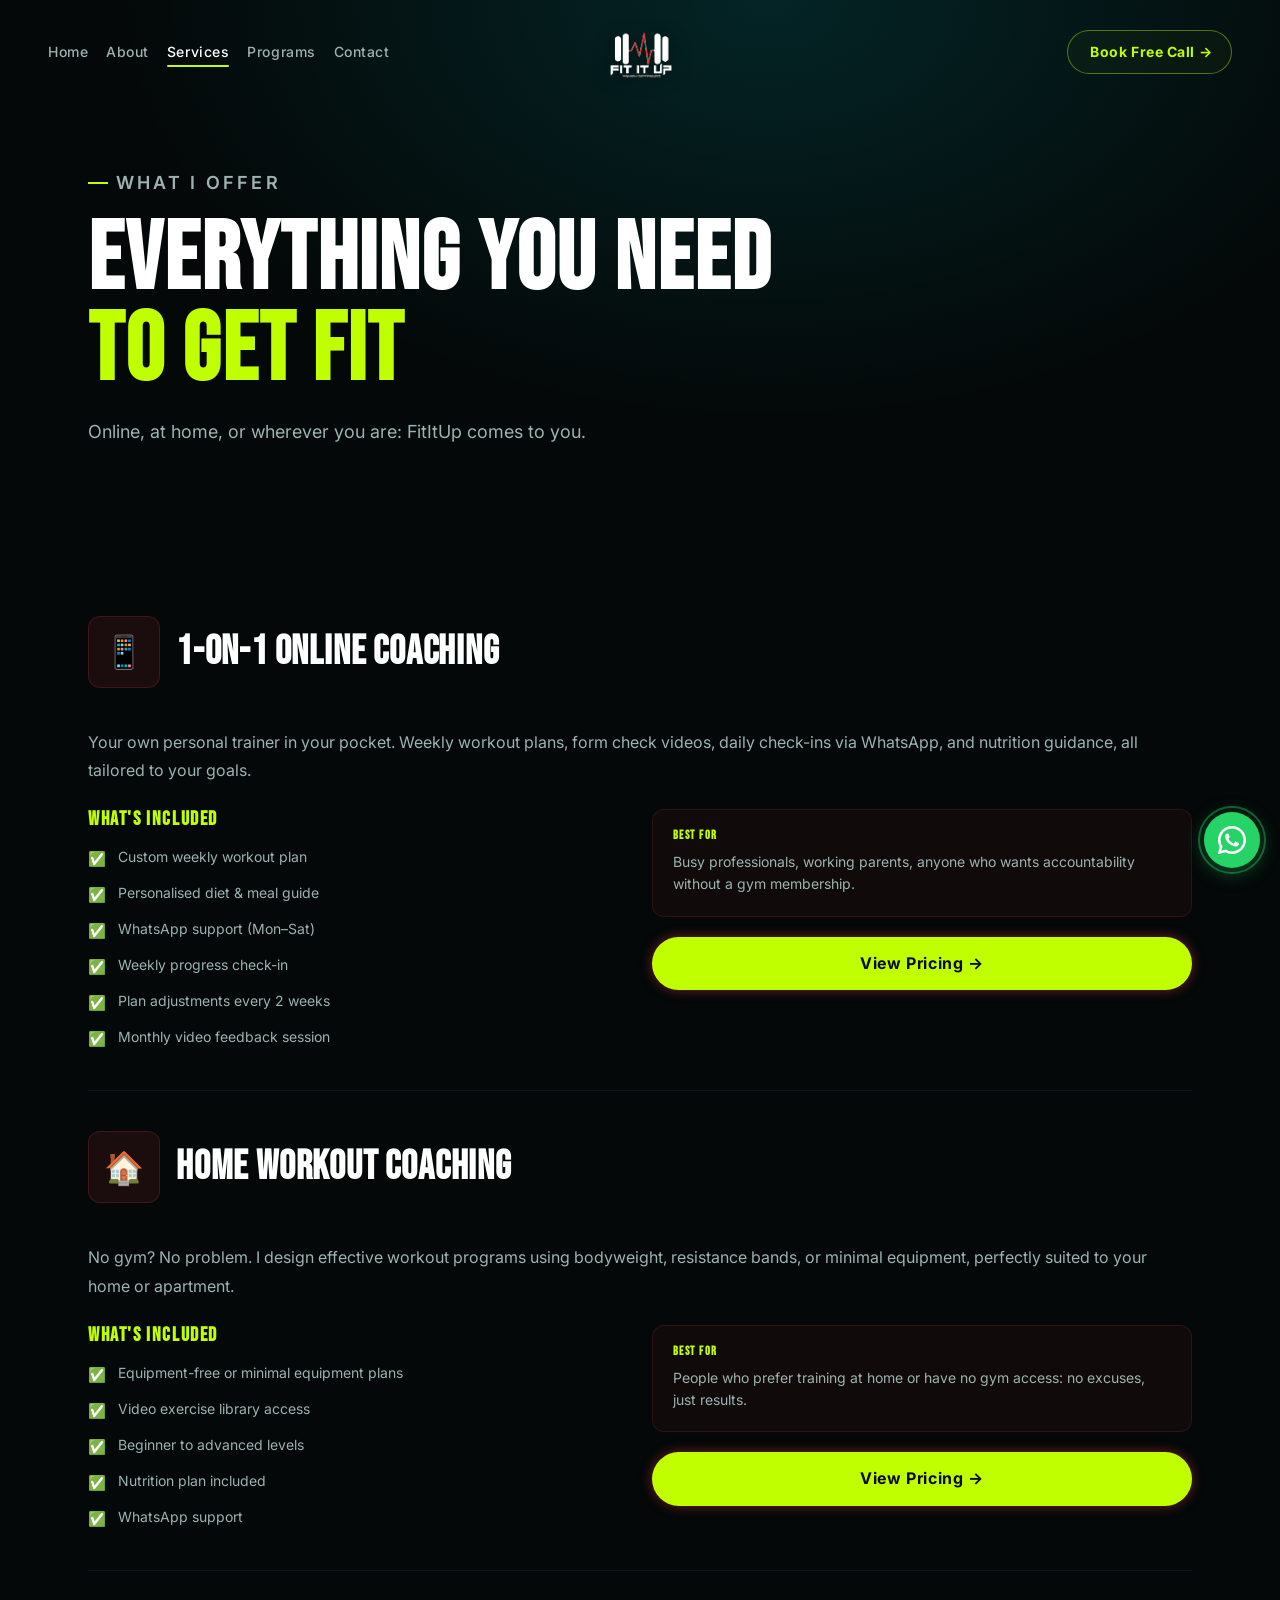
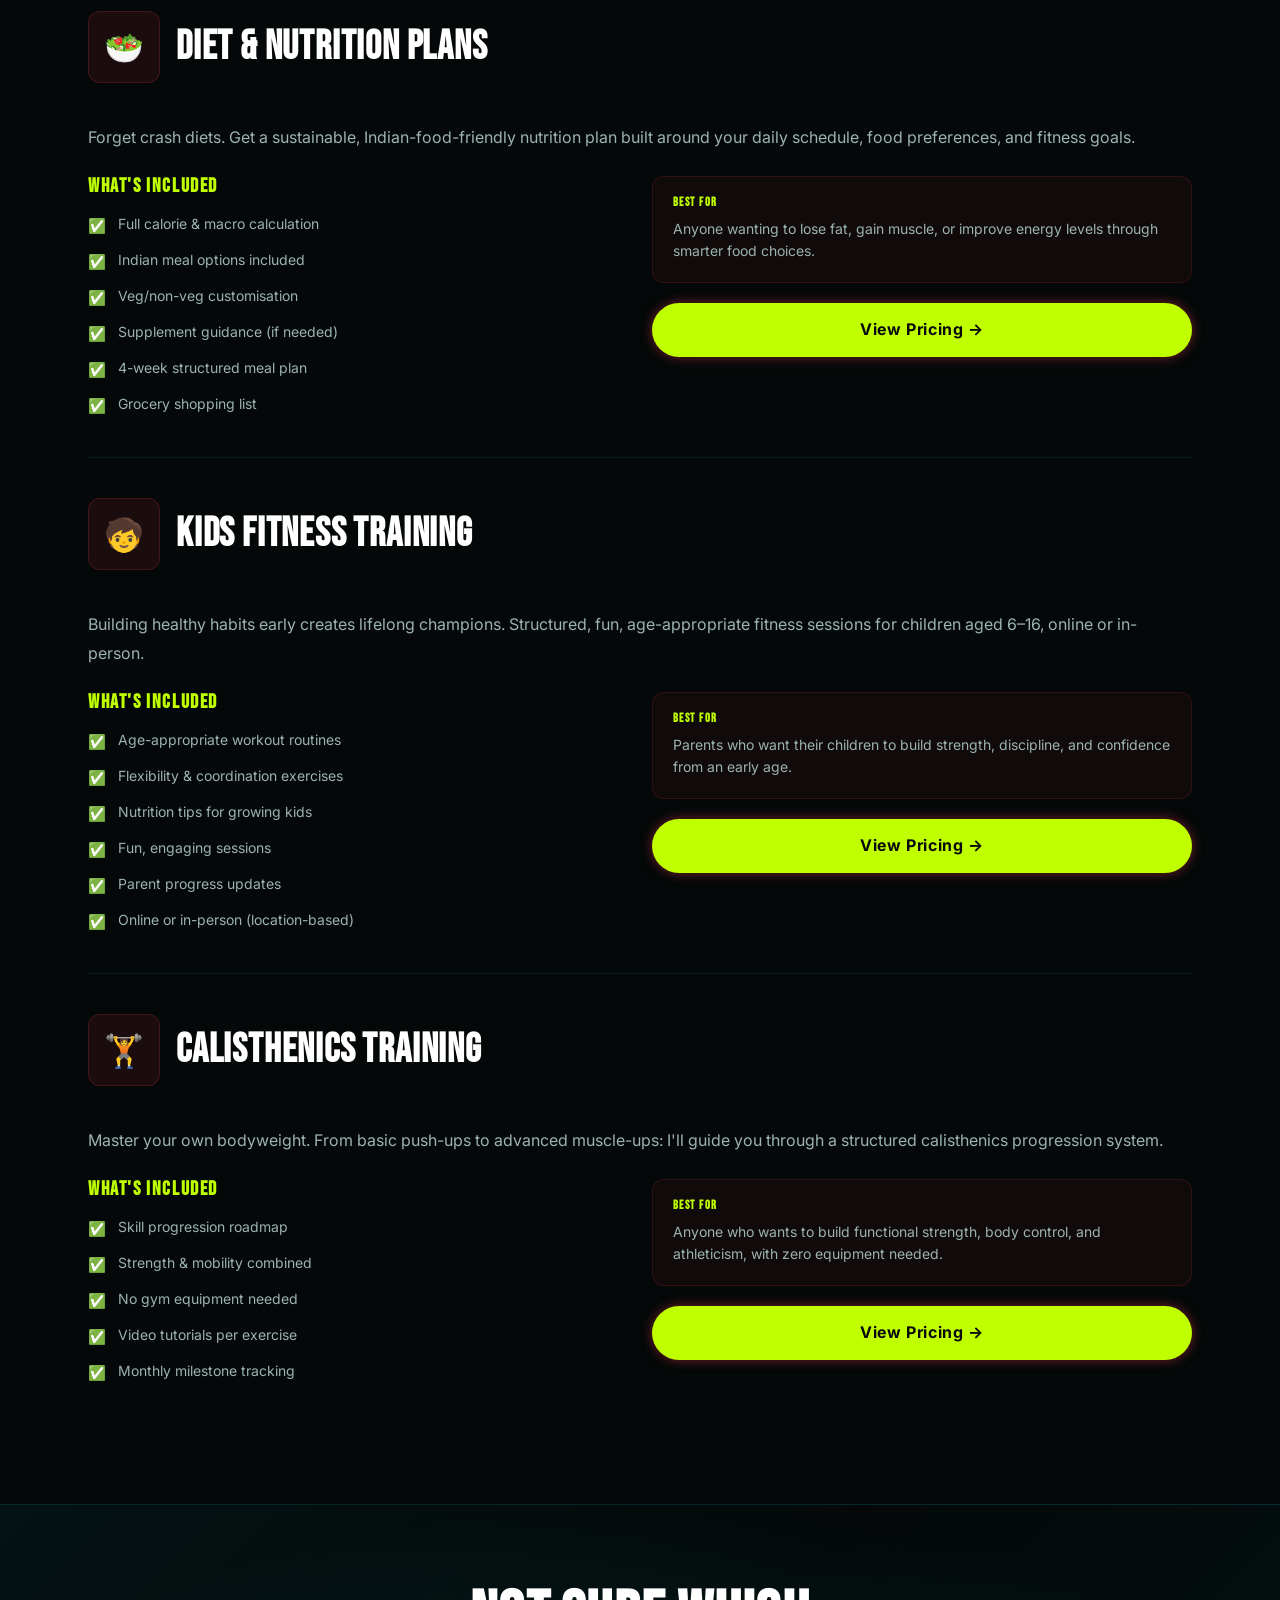
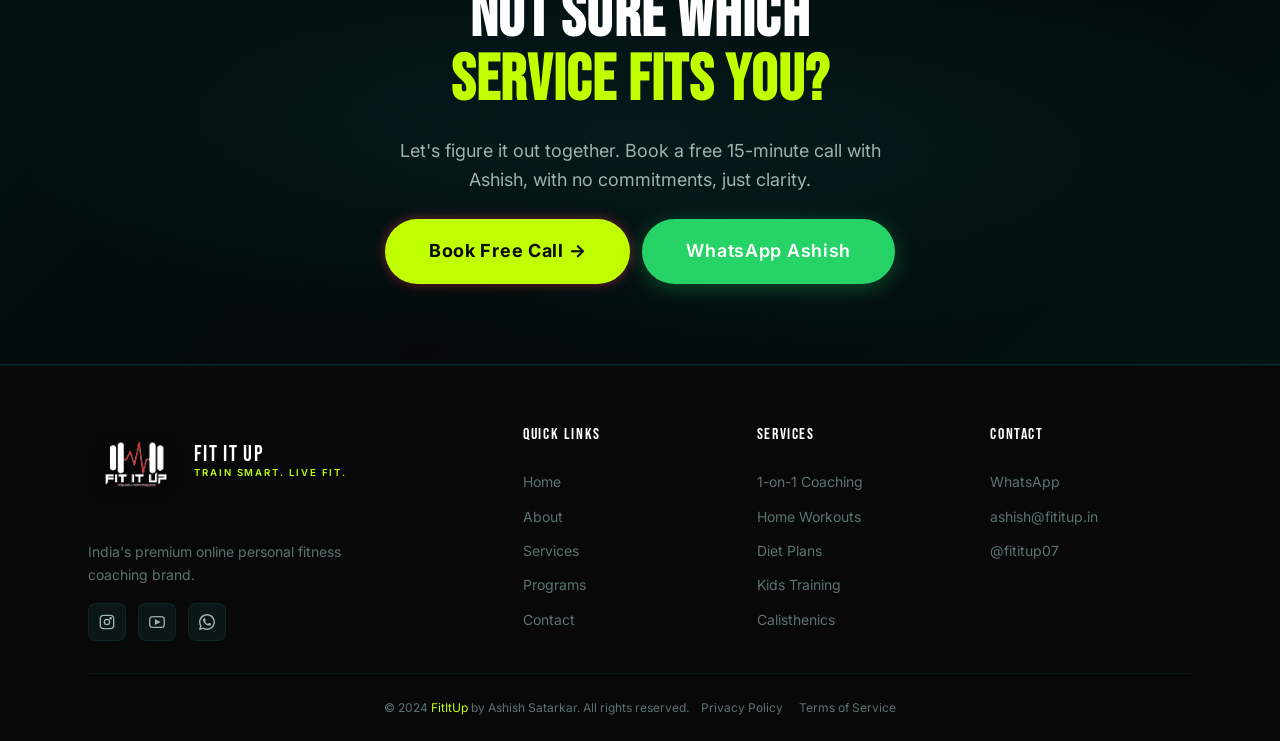
<file: services.html>
<!DOCTYPE html>
<html lang="en">
<head>
  <meta charset="UTF-8" />
  <meta name="viewport" content="width=device-width, initial-scale=1" />
  <meta name="description" content="FitItUp Services | 1-on-1 Online Coaching, Home Workouts, Diet Plans, Kids Training, Calisthenics by Ashish Satarkar." />
  <title>Services | FIT IT UP</title>
  <link rel="preconnect" href="https://fonts.googleapis.com" />
  <link rel="preconnect" href="https://fonts.gstatic.com" crossorigin />
  <link href="https://fonts.googleapis.com/css2?family=Bebas+Neue&family=Inter:wght@300;400;500;600;700;800&display=swap" rel="stylesheet" />
  <link rel="stylesheet" href="style.css" />
  <style>
    .page-hero { min-height:42vh;display:flex;align-items:flex-end;padding-top:var(--nav-height);background:var(--clr-bg);position:relative;overflow:hidden; }
    .page-hero::before { content:'';position:absolute;top:0;left:0;right:0;bottom:0;background:radial-gradient(ellipse at 60% 0%,rgba(0,242,254,0.12) 0%,transparent 60%); }
    .page-hero__content { position:relative;z-index:1;padding-block:var(--sp-16) var(--sp-12); }
    .page-hero__eyebrow { font-size:var(--fs-xs);font-weight:var(--fw-semi);color:var(--clr-red);text-transform:uppercase;letter-spacing:0.18em;margin-bottom:var(--sp-4);display:flex;align-items:center;gap:var(--sp-2); }
    .page-hero__eyebrow::before { content:'';display:block;width:20px;height:2px;background:var(--clr-red); }
    .page-hero h1 { font-family:var(--font-heading);font-size:clamp(2.8rem,8vw,6rem);text-transform:uppercase;line-height:0.95;margin-bottom:var(--sp-5); }
    .page-hero p { font-size:var(--fs-md);color:var(--clr-gray-300);max-width:520px;line-height:1.7; }

    /* Service Detail Cards */
    .service-detail {
      display: grid;
      grid-template-columns: 1fr;
      gap: var(--sp-6);
      padding: var(--sp-10) 0;
      border-bottom: 1px solid var(--clr-border);
    }
    .service-detail:last-child { border-bottom: none; }

    .service-detail__icon-wrap {
      width: 72px; height: 72px;
      background: rgba(230,57,70,0.1);
      border: 1px solid rgba(230,57,70,0.2);
      border-radius: var(--radius-lg);
      display: flex; align-items: center; justify-content: center;
      font-size: 2rem;
      flex-shrink: 0;
    }
    .service-detail__header { display:flex;align-items:center;gap:var(--sp-4); }
    .service-detail__title {
      font-family: var(--font-heading);
      font-size: clamp(1.6rem,4vw,2.5rem);
      text-transform: uppercase;
      line-height: 1;
    }
    .service-detail__desc {
      font-size: var(--fs-base);
      color: var(--clr-gray-300);
      line-height: 1.8;
      margin-top: var(--sp-4);
    }
    .service-detail__body {
      display: grid;
      grid-template-columns: 1fr;
      gap: var(--sp-6);
    }
    .service-includes h4 {
      font-family: var(--font-heading);
      font-size: var(--fs-lg);
      text-transform: uppercase;
      color: var(--clr-red);
      margin-bottom: var(--sp-4);
      letter-spacing: 0.08em;
    }
    .service-includes ul { display:flex;flex-direction:column;gap:var(--sp-3); }
    .service-includes li {
      display: flex; align-items: flex-start; gap: var(--sp-3);
      font-size: var(--fs-sm); color: var(--clr-gray-300);
    }
    .service-includes li::before {
      content: '✅';
      font-size: 0.9rem;
      flex-shrink: 0;
      margin-top: 1px;
    }
    .service-best {
      background: rgba(230,57,70,0.06);
      border: 1px solid rgba(230,57,70,0.15);
      border-radius: var(--radius-lg);
      padding: var(--sp-5);
      display: flex; flex-direction: column; gap: var(--sp-2);
    }
    .service-best h4 {
      font-size: var(--fs-xs);
      text-transform: uppercase;
      letter-spacing: 0.12em;
      color: var(--clr-red);
      font-weight: var(--fw-semi);
    }
    .service-best p { font-size: var(--fs-sm); color: var(--clr-gray-300); line-height: 1.6; }

    @media (min-width: 768px) {
      .service-detail__body { grid-template-columns: 1fr 1fr; }
      .service-detail { grid-template-columns: 1fr; }
    }
  </style>
</head>
<body>

<!-- NAVBAR -->
<nav class="navbar navbar--scrolled" id="navbar">
  <div class="container navbar__inner">
    <a href="index.html" class="navbar__logo">
      <div class="logo-mark"><img src="images/fititup-logo.png" alt="Fit It Up Emblem" class="logo-img"></div>
    </a>
    <ul class="navbar__links">
      <li><a href="index.html">Home</a></li>
      <li><a href="about.html">About</a></li>
      <li><a href="services.html" class="active">Services</a></li>
      <li><a href="programs.html">Programs</a></li>
      <li><a href="contact.html">Contact</a></li>
    </ul>
    <div class="navbar__cta">
      <a href="contact.html" class="btn btn-primary btn-sm">Book Free Call</a>
    </div>
    <button class="navbar__hamburger" id="hamburger" aria-label="Open menu" aria-expanded="false" aria-controls="mobile-menu">
      <span class="hamburger-line"></span><span class="hamburger-line"></span><span class="hamburger-line"></span>
    </button>
  </div>
</nav>
<div class="mobile-menu" id="mobile-menu" aria-hidden="true">
  <nav class="mobile-menu__nav">
    <a href="index.html">Home <span class="arrow">→</span></a>
    <a href="about.html">About <span class="arrow">→</span></a>
    <a href="services.html" class="active">Services <span class="arrow">→</span></a>
    <a href="programs.html">Programs <span class="arrow">→</span></a>
    <a href="contact.html">Contact <span class="arrow">→</span></a>
  </nav>
  <div class="mobile-menu__cta">
    <a href="https://wa.me/919999999999" class="btn btn-wa" target="_blank" rel="noopener">Chat on WhatsApp</a>
    <a href="contact.html" class="btn btn-primary">Book Free Call</a>
  </div>
</div>

<!-- HERO -->
<section class="page-hero">
  <div class="container page-hero__content">
    <p class="page-hero__eyebrow" data-animate>What I Offer</p>
    <h1 data-animate data-delay="1">Everything You Need<br><span class="text-red">To Get Fit</span></h1>
    <p data-animate data-delay="2">Online, at home, or wherever you are: FitItUp comes to you.</p>
  </div>
</section>

<!-- SERVICES LIST -->
<section class="section" style="background:var(--clr-bg);">
  <div class="container">

    <!-- Service 1 -->
    <div class="service-detail" data-animate>
      <div class="service-detail__header">
        <div class="service-detail__icon-wrap">📱</div>
        <h2 class="service-detail__title">1-on-1 Online Coaching</h2>
      </div>
      <p class="service-detail__desc">Your own personal trainer in your pocket. Weekly workout plans, form check videos, daily check-ins via WhatsApp, and nutrition guidance, all tailored to your goals.</p>
      <div class="service-detail__body">
        <div class="service-includes">
          <h4>What's Included</h4>
          <ul>
            <li>Custom weekly workout plan</li>
            <li>Personalised diet &amp; meal guide</li>
            <li>WhatsApp support (Mon–Sat)</li>
            <li>Weekly progress check-in</li>
            <li>Plan adjustments every 2 weeks</li>
            <li>Monthly video feedback session</li>
          </ul>
        </div>
        <div>
          <div class="service-best">
            <h4>Best For</h4>
            <p>Busy professionals, working parents, anyone who wants accountability without a gym membership.</p>
          </div>
          <a href="programs.html" class="btn btn-primary" style="margin-top:var(--sp-5);width:100%;">View Pricing →</a>
        </div>
      </div>
    </div>

    <!-- Service 2 -->
    <div class="service-detail" data-animate>
      <div class="service-detail__header">
        <div class="service-detail__icon-wrap">🏠</div>
        <h2 class="service-detail__title">Home Workout Coaching</h2>
      </div>
      <p class="service-detail__desc">No gym? No problem. I design effective workout programs using bodyweight, resistance bands, or minimal equipment, perfectly suited to your home or apartment.</p>
      <div class="service-detail__body">
        <div class="service-includes">
          <h4>What's Included</h4>
          <ul>
            <li>Equipment-free or minimal equipment plans</li>
            <li>Video exercise library access</li>
            <li>Beginner to advanced levels</li>
            <li>Nutrition plan included</li>
            <li>WhatsApp support</li>
          </ul>
        </div>
        <div>
          <div class="service-best">
            <h4>Best For</h4>
            <p>People who prefer training at home or have no gym access: no excuses, just results.</p>
          </div>
          <a href="programs.html" class="btn btn-primary" style="margin-top:var(--sp-5);width:100%;">View Pricing →</a>
        </div>
      </div>
    </div>

    <!-- Service 3 -->
    <div class="service-detail" data-animate>
      <div class="service-detail__header">
        <div class="service-detail__icon-wrap">🥗</div>
        <h2 class="service-detail__title">Diet &amp; Nutrition Plans</h2>
      </div>
      <p class="service-detail__desc">Forget crash diets. Get a sustainable, Indian-food-friendly nutrition plan built around your daily schedule, food preferences, and fitness goals.</p>
      <div class="service-detail__body">
        <div class="service-includes">
          <h4>What's Included</h4>
          <ul>
            <li>Full calorie &amp; macro calculation</li>
            <li>Indian meal options included</li>
            <li>Veg/non-veg customisation</li>
            <li>Supplement guidance (if needed)</li>
            <li>4-week structured meal plan</li>
            <li>Grocery shopping list</li>
          </ul>
        </div>
        <div>
          <div class="service-best">
            <h4>Best For</h4>
            <p>Anyone wanting to lose fat, gain muscle, or improve energy levels through smarter food choices.</p>
          </div>
          <a href="programs.html" class="btn btn-primary" style="margin-top:var(--sp-5);width:100%;">View Pricing →</a>
        </div>
      </div>
    </div>

    <!-- Service 4 -->
    <div class="service-detail" data-animate>
      <div class="service-detail__header">
        <div class="service-detail__icon-wrap">🧒</div>
        <h2 class="service-detail__title">Kids Fitness Training</h2>
      </div>
      <p class="service-detail__desc">Building healthy habits early creates lifelong champions. Structured, fun, age-appropriate fitness sessions for children aged 6–16, online or in-person.</p>
      <div class="service-detail__body">
        <div class="service-includes">
          <h4>What's Included</h4>
          <ul>
            <li>Age-appropriate workout routines</li>
            <li>Flexibility &amp; coordination exercises</li>
            <li>Nutrition tips for growing kids</li>
            <li>Fun, engaging sessions</li>
            <li>Parent progress updates</li>
            <li>Online or in-person (location-based)</li>
          </ul>
        </div>
        <div>
          <div class="service-best">
            <h4>Best For</h4>
            <p>Parents who want their children to build strength, discipline, and confidence from an early age.</p>
          </div>
          <a href="programs.html" class="btn btn-primary" style="margin-top:var(--sp-5);width:100%;">View Pricing →</a>
        </div>
      </div>
    </div>

    <!-- Service 5 -->
    <div class="service-detail" data-animate>
      <div class="service-detail__header">
        <div class="service-detail__icon-wrap">🏋️</div>
        <h2 class="service-detail__title">Calisthenics Training</h2>
      </div>
      <p class="service-detail__desc">Master your own bodyweight. From basic push-ups to advanced muscle-ups: I'll guide you through a structured calisthenics progression system.</p>
      <div class="service-detail__body">
        <div class="service-includes">
          <h4>What's Included</h4>
          <ul>
            <li>Skill progression roadmap</li>
            <li>Strength &amp; mobility combined</li>
            <li>No gym equipment needed</li>
            <li>Video tutorials per exercise</li>
            <li>Monthly milestone tracking</li>
          </ul>
        </div>
        <div>
          <div class="service-best">
            <h4>Best For</h4>
            <p>Anyone who wants to build functional strength, body control, and athleticism, with zero equipment needed.</p>
          </div>
          <a href="programs.html" class="btn btn-primary" style="margin-top:var(--sp-5);width:100%;">View Pricing →</a>
        </div>
      </div>
    </div>

  </div>
</section>

<!-- CTA -->
<section class="cta-banner section">
  <div class="container cta-banner__inner" data-animate>
    <h2 class="cta-banner__title">Not Sure Which<br><span>Service Fits You?</span></h2>
    <p class="cta-banner__sub">Let's figure it out together. Book a free 15-minute call with Ashish, with no commitments, just clarity.</p>
    <div class="cta-banner__buttons">
      <a href="contact.html" class="btn btn-primary btn-lg">Book Free Call →</a>
      <a href="https://wa.me/919999999999?text=Hi%20Ashish%2C%20help%20me%20pick%20the%20right%20service!" class="btn btn-wa btn-lg" target="_blank" rel="noopener">WhatsApp Ashish</a>
    </div>
  </div>
</section>

<!-- FOOTER -->
<footer class="footer">
  <div class="container">
    <div class="footer__grid">
      <div class="footer__brand">
        <a href="index.html" class="navbar__logo" style="display:inline-flex;margin-bottom:var(--sp-4);"><div class="logo-mark"><img src="images/fititup-logo.png" alt="Fit It Up Emblem" class="logo-img"></div><div class="logo-text"><span class="logo-text__main">Fit It Up</span><span class="logo-text__sub">Train Smart. Live Fit.</span></div></a>
        <p>India's premium online personal fitness coaching brand.</p>
        <div class="footer__socials">
          <a href="https://instagram.com/fititup07" class="footer__social-link" target="_blank" rel="noopener"><svg viewBox="0 0 24 24" fill="none" stroke="currentColor" stroke-width="2"><rect x="2" y="2" width="20" height="20" rx="5"/><circle cx="12" cy="12" r="4"/><circle cx="17.5" cy="6.5" r="1" fill="currentColor"/></svg></a>
          <a href="https://youtube.com/@fititup07" class="footer__social-link" target="_blank" rel="noopener"><svg viewBox="0 0 24 24" fill="none" stroke="currentColor" stroke-width="2"><path d="M22.54 6.42a2.78 2.78 0 0 0-1.95-1.96C18.88 4 12 4 12 4s-6.88 0-8.59.46a2.78 2.78 0 0 0-1.95 1.96A29 29 0 0 0 1 12a29 29 0 0 0 .46 5.58A2.78 2.78 0 0 0 3.41 19.6C5.12 20 12 20 12 20s6.88 0 8.59-.46a2.78 2.78 0 0 0 1.95-1.95A29 29 0 0 0 23 12a29 29 0 0 0-.46-5.58z"/><polygon points="9.75 15.02 15.5 12 9.75 8.98 9.75 15.02" fill="currentColor"/></svg></a>
          <a href="https://wa.me/919999999999" class="footer__social-link" target="_blank" rel="noopener"><svg viewBox="0 0 24 24" fill="currentColor"><path d="M17.472 14.382c-.297-.149-1.758-.867-2.03-.967-.273-.099-.471-.148-.67.15-.197.297-.767.966-.94 1.164-.173.199-.347.223-.644.075-.297-.15-1.255-.463-2.39-1.475-.883-.788-1.48-1.761-1.653-2.059-.173-.297-.018-.458.13-.606.134-.133.298-.347.446-.52.149-.174.198-.298.298-.497.099-.198.05-.371-.025-.52-.075-.149-.669-1.612-.916-2.207-.242-.579-.487-.5-.669-.51-.173-.008-.371-.01-.57-.01-.198 0-.52.074-.792.372-.272.297-1.04 1.016-1.04 2.479 0 1.462 1.065 2.875 1.213 3.074.149.198 2.096 3.2 5.077 4.487.709.306 1.262.489 1.694.625.712.227 1.36.195 1.871.118.571-.085 1.758-.719 2.006-1.413.248-.694.248-1.289.173-1.413-.074-.124-.272-.198-.57-.347z"/><path d="M12 0C5.373 0 0 5.373 0 12c0 2.123.554 4.122 1.524 5.862L.057 23.43a.5.5 0 0 0 .614.614l5.568-1.467A11.945 11.945 0 0 0 12 24c6.627 0 12-5.373 12-12S18.627 0 12 0zm0 21.818a9.818 9.818 0 0 1-5.004-1.37l-.36-.213-3.722.981.998-3.647-.234-.376A9.818 9.818 0 1 1 12 21.818z"/></svg></a>
        </div>
      </div>
      <div class="footer__col" id="fc2-links"><div class="footer__col-title" onclick="toggleFooterCol('fc2-links')">Quick Links<svg class="chevron" viewBox="0 0 24 24" fill="none" stroke="currentColor" stroke-width="2"><polyline points="6 9 12 15 18 9"/></svg></div><div class="footer__col-links"><a href="index.html">Home</a><a href="about.html">About</a><a href="services.html">Services</a><a href="programs.html">Programs</a><a href="contact.html">Contact</a></div></div>
      <div class="footer__col" id="fc2-services"><div class="footer__col-title" onclick="toggleFooterCol('fc2-services')">Services<svg class="chevron" viewBox="0 0 24 24" fill="none" stroke="currentColor" stroke-width="2"><polyline points="6 9 12 15 18 9"/></svg></div><div class="footer__col-links"><a href="services.html">1-on-1 Coaching</a><a href="services.html">Home Workouts</a><a href="services.html">Diet Plans</a><a href="services.html">Kids Training</a><a href="services.html">Calisthenics</a></div></div>
      <div class="footer__col" id="fc2-contact"><div class="footer__col-title" onclick="toggleFooterCol('fc2-contact')">Contact<svg class="chevron" viewBox="0 0 24 24" fill="none" stroke="currentColor" stroke-width="2"><polyline points="6 9 12 15 18 9"/></svg></div><div class="footer__col-links"><a href="https://wa.me/919999999999" target="_blank" rel="noopener">WhatsApp</a><a href="mailto:ashish@fititup.in">ashish@fititup.in</a><a href="https://instagram.com/fititup07" target="_blank" rel="noopener">@fititup07</a></div></div>
    </div>
    <div class="footer__bottom">
      <p class="footer__copyright">© 2024 <span>FitItUp</span> by Ashish Satarkar. All rights reserved.</p>
      <div class="footer__policy-links"><a href="#">Privacy Policy</a><a href="#">Terms of Service</a></div>
    </div>
  </div>
</footer>

<a href="https://wa.me/919999999999" class="wa-float" target="_blank" rel="noopener" aria-label="WhatsApp">
  <svg viewBox="0 0 24 24" fill="white"><path d="M17.472 14.382c-.297-.149-1.758-.867-2.03-.967-.273-.099-.471-.148-.67.15-.197.297-.767.966-.94 1.164-.173.199-.347.223-.644.075-.297-.15-1.255-.463-2.39-1.475-.883-.788-1.48-1.761-1.653-2.059-.173-.297-.018-.458.13-.606.134-.133.298-.347.446-.52.149-.174.198-.298.298-.497.099-.198.05-.371-.025-.52-.075-.149-.669-1.612-.916-2.207-.242-.579-.487-.5-.669-.51-.173-.008-.371-.01-.57-.01-.198 0-.52.074-.792.372-.272.297-1.04 1.016-1.04 2.479 0 1.462 1.065 2.875 1.213 3.074.149.198 2.096 3.2 5.077 4.487.709.306 1.262.489 1.694.625.712.227 1.36.195 1.871.118.571-.085 1.758-.719 2.006-1.413.248-.694.248-1.289.173-1.413-.074-.124-.272-.198-.57-.347z"/><path d="M12 0C5.373 0 0 5.373 0 12c0 2.123.554 4.122 1.524 5.862L.057 23.43a.5.5 0 0 0 .614.614l5.568-1.467A11.945 11.945 0 0 0 12 24c6.627 0 12-5.373 12-12S18.627 0 12 0zm0 21.818a9.818 9.818 0 0 1-5.004-1.37l-.36-.213-3.722.981.998-3.647-.234-.376A9.818 9.818 0 1 1 12 21.818z"/></svg>
</a>
<div class="mobile-cta-bar">
  <a href="https://wa.me/919999999999" class="btn btn-wa" target="_blank" rel="noopener">WhatsApp</a>
  <a href="contact.html" class="btn btn-primary" style="flex:2;">🚀 Book My Free Call</a>
</div>

<script src="script.js"></script>
<script>function toggleFooterCol(id){const c=document.getElementById(id);if(window.innerWidth<768)c.classList.toggle('is-open');}</script>
</body>
</html>
</file>
<file: style.css>
/* ============================================================
   FIT IT UP — Global Stylesheet
   style.css
   ============================================================ */

@import url('css/style.css?v=7');
@import url('css/navbar.css?v=7');
@import url('css/hero.css?v=7');
@import url('css/sections.css?v=7');
</file>
